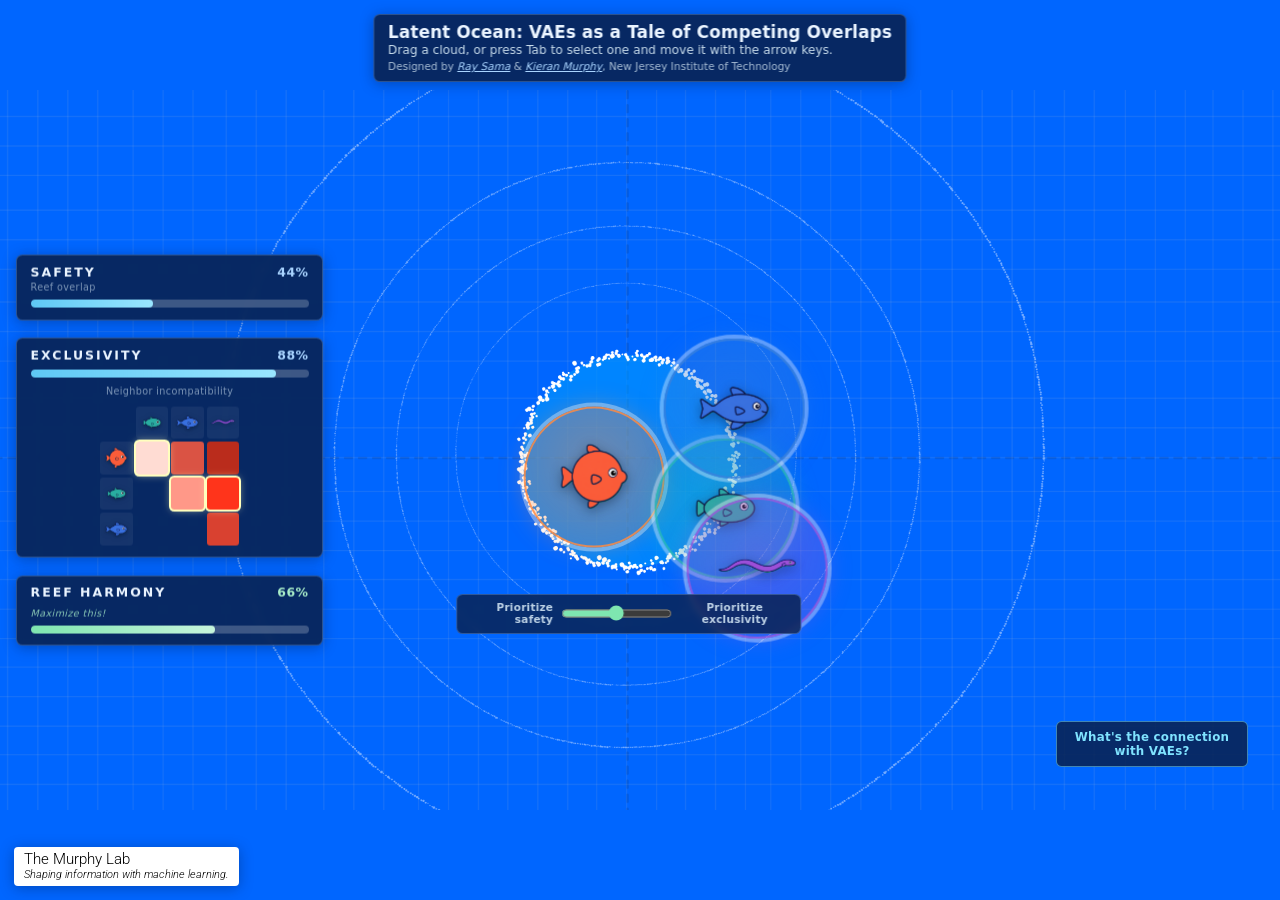
<file: index.html>
<!DOCTYPE html>
<html lang="en">
<head>
  <meta charset="UTF-8">
  <meta name="viewport" content="width=device-width, initial-scale=1.0, viewport-fit=cover">
  <title>Latent Ocean</title>
  <!--
    Roboto Light (300) and Light Italic, for the Murphy Lab lockup only. This is
    the project's one external request; everything else is self-contained. The
    CSS falls back to a comparable sans if it does not load.
  -->
  <link rel="preconnect" href="https://fonts.googleapis.com">
  <link rel="preconnect" href="https://fonts.gstatic.com" crossorigin>
  <link
    href="https://fonts.googleapis.com/css2?family=Roboto:ital,wght@0,300;1,300&display=swap"
    rel="stylesheet"
  >
  <link rel="stylesheet" href="style.css">
</head>
<body>
  <main id="ocean-scene">
    <!--
      Three measurement panels down the left edge.

      Safety (Reef Overlap)         — area of the clouds that lies inside the
                                       reef, as a fraction of total cloud area.
      Exclusivity (Neighbor         — the inverse: area of incompatible
        Incompatibility)              cloud-to-cloud overlap, as a fraction of
                                       the worst case for these cloud sizes.
      Reef Harmony                  — a weighted combination of the two above,
                                       weighted by the Reef Penalty slider.

      All three are area-based and continuous — see METRIC 1/2/3 in app.js.
      Reef Harmony is a designed educational score, not the loss function of
      a trained VAE — see the "Training loss" term in Reveal Mode for how it
      maps onto that idea.
    -->
    <div id="hud" role="group" aria-label="Latent space measurements">
      <section class="hud-panel" id="reef-overlap-panel">
        <div class="hud-panel-head">
          <h2 class="hud-label" id="reef-overlap-label">
            Safety
            <span class="hud-label-sub">Reef overlap</span>
          </h2>
          <p class="hud-value" id="reef-overlap-value">0%</p>
        </div>
        <div
          class="hud-bar"
          id="reef-overlap-bar"
          role="progressbar"
          aria-labelledby="reef-overlap-label"
          aria-valuemin="0"
          aria-valuemax="100"
          aria-valuenow="0"
          aria-valuetext="0 percent"
        >
          <div class="hud-bar-fill" id="reef-overlap-fill"></div>
        </div>
      </section>

      <section class="hud-panel" id="compatibility-panel">
        <div class="hud-panel-head">
          <h2 class="hud-label" id="compatibility-label">Exclusivity</h2>
          <p class="hud-value" id="compatibility-value">100%</p>
        </div>
        <div
          class="hud-bar"
          id="compatibility-bar"
          role="progressbar"
          aria-labelledby="compatibility-label"
          aria-describedby="incompatibility-heatmap-label"
          aria-valuemin="0"
          aria-valuemax="100"
          aria-valuenow="100"
          aria-valuetext="100 percent"
        >
          <div class="hud-bar-fill" id="compatibility-fill"></div>
        </div>

        <!--
          Breaks Exclusivity down into its six pairwise incompatibility scores
          (1 - similarity), upper-triangular since the diagonal — a fish
          against itself — is not meaningful. Built from CONFIG.clouds and
          CONFIG.similarity in app.js; a cell lights up (see .heatmap-cell.is-active
          in style.css) whenever that pair currently overlaps, i.e. whenever it
          is actually contributing to Exclusivity right now.
        -->
        <p class="hud-label-sub heatmap-label" id="incompatibility-heatmap-label">Neighbor incompatibility</p>
        <div class="heatmap-grid" id="incompatibility-heatmap"></div>
      </section>

      <section class="hud-panel hud-panel--score" id="configuration-panel">
        <div class="hud-panel-head">
          <h2 class="hud-label" id="configuration-label">Reef Harmony</h2>
          <p class="hud-value" id="configuration-value">0%</p>
        </div>
        <p class="hud-label-sub hud-prompt">Maximize this!</p>
        <div
          class="hud-bar"
          id="configuration-bar"
          role="progressbar"
          aria-labelledby="configuration-label"
          aria-describedby="configuration-description"
          aria-valuemin="0"
          aria-valuemax="100"
          aria-valuenow="0"
          aria-valuetext="0 percent"
        >
          <div class="hud-bar-fill" id="configuration-fill"></div>
        </div>
        <p id="configuration-description" class="visually-hidden">
          A designed educational score for the whole arrangement. It is a
          weighted average of the Safety and Exclusivity measurements above,
          weighted by the Reef Penalty slider. It is not the loss function of
          a trained model.
        </p>
      </section>
    </div>

    <aside id="status-panel">
      <div class="status-line">
        <div class="status-text">
          <h1>Latent Ocean: VAEs as a Tale of Competing Overlaps</h1>

          <p class="hint">Drag a cloud, or press Tab to select one and move it with the arrow keys.</p>

          <p class="credit">
            Designed by
            <a href="https://linkedin.com/in/raysama" target="_blank" rel="noopener noreferrer"><em>Ray Sama</em></a>
            &amp; <a href="https://kieranamurphy.com/" target="_blank" rel="noopener noreferrer"><em>Kieran Murphy</em></a>, New Jersey Institute of Technology
          </p>
        </div>
      </div>
    </aside>

    <!--
      #latent-world holds the natural aspect ratio of ocean-background.png.
      It letterboxes rather than crops, so the reef and every distance ring
      stay visible at any window size. All cloud elements are positioned as
      percentages of this box, which keeps their designed placement identical
      across screens.
    -->
    <div id="latent-world">
      <img
        class="ocean-background"
        src="assets/ocean-background.png"
        alt="A two-dimensional ocean space with a central reef surrounded by concentric distance rings"
      >
      <!-- .latent-cloud elements are built from CONFIG in app.js -->

      <!--
        Reef Penalty sits just below the reef, clear of its lower edge so a
        cloud can still be dragged onto the reef centre. It lives inside the
        world so it tracks the artwork when the window resizes.

        It is a user-controlled judging weight only. It never moves a cloud,
        alters the reef, changes the other two metrics, or simulates training.
      -->
      <div id="reef-penalty" class="reef-penalty">
        <div class="reef-penalty-row">
          <span class="reef-penalty-end">Prioritize safety</span>
          <input
            type="range"
            id="reef-penalty-input"
            min="0"
            max="1"
            step="0.01"
            value="0.50"
            aria-label="Reef Penalty"
            aria-describedby="reef-penalty-description"
          >
          <span class="reef-penalty-end">Prioritize exclusivity</span>
        </div>
        <p id="reef-penalty-description" class="visually-hidden">
          Controls how strongly incompatible cloud overlap reduces the Reef
          Harmony Score, from 0 (prioritizing safety, reef overlap alone) to 1
          (prioritizing exclusivity, fully penalizing incompatible overlap).
          It does not move the clouds or change the other measurements.
        </p>
      </div>

      <button
        type="button"
        id="reveal-model"
        class="reveal-model"
        aria-expanded="false"
        aria-controls="reveal-panel"
      >
        What's the connection with VAEs?
      </button>
    </div>

    <!-- Referenced by every cloud via aria-describedby. -->
    <p id="cloud-keyboard-help" class="visually-hidden">
      Press the arrow keys to move this cloud through the latent space. Hold Shift
      with an arrow key to move further in one step. The Safety and Exclusivity
      measurements update as it moves.
    </p>

    <!--
      REVEAL MODE

      A single panel showing the beta-VAE loss as a competition between two
      overlaps. Deliberately not a focus-trapping dialog: the clouds must stay
      reachable and draggable while it is open, which a trap would prevent.
      The #reveal-model button is a toggle — it opens and closes the panel,
      relabeling itself between the two states — and Escape also closes it,
      returning focus to the button either way.

      Hovering or focusing a term in the formula highlights what it
      corresponds to elsewhere on screen, driven by body.hover-harmony /
      .hover-reconstruction / .hover-kl / .hover-beta in style.css:

        Training loss term   -> the Reef Harmony panel
        reconstruction term  -> the Exclusivity panel + any cloud circles
                                overlapping each other
        KL term               -> the Safety panel + any cloud circles
                                overlapping the reef
        beta                  -> the Reef Penalty control
    -->
    <section
      id="reveal-panel"
      class="reveal-panel"
      aria-labelledby="reveal-heading"
      hidden
    >
      <h2 id="reveal-heading" class="reveal-heading" tabindex="-1">
        VAEs: A tale of two overlaps
      </h2>

      <p class="reveal-body">
        Training a VAE balances two competing overlaps: how well a decoded
        image reconstructs the original, and how closely each encoded
        distribution overlaps the prior. Beta decides how much the second
        overlap is allowed to cost the first.
      </p>

      <p class="reveal-formula">
        <span class="loss-term" id="term-harmony" tabindex="0">
          Training loss
        </span>
        <span class="loss-op" aria-hidden="true">=</span>
        <span class="loss-term" id="term-reconstruction" tabindex="0">
          Reconstruction loss
        </span>
        <span class="loss-op" aria-hidden="true">+</span>
        <span class="loss-term" id="term-beta" tabindex="0">
          <span class="beta-glyph" aria-hidden="true">&beta;</span>
          <span class="visually-hidden">beta</span>
        </span>
        <span class="loss-op" aria-hidden="true">&middot;</span>
        <span class="loss-term" id="term-kl" tabindex="0">
          <em>D</em><sub>KL</sub>(<em>q</em><sub>&phi;</sub>(<em>z</em>|<em>x</em>)
          &#8214; <em>p</em>(<em>z</em>))
        </span>
      </p>

      <!--
        All four paragraphs occupy the same grid cell (see .reveal-explain in
        style.css), stacked and swapped by opacity/visibility rather than by
        toggling display. The cell's height is therefore always the tallest
        of the four and never changes as the hovered term changes — display
        toggling here previously let the panel resize and recentre itself
        on hover, which shifted the term the pointer was over and caused
        hover/focus to flicker or need a couple of tries to register.
      -->
      <div class="reveal-explain-list">
        <p class="reveal-explain" data-term="default">
          Hover or focus a term above to see what it corresponds to in the scene.
        </p>
        <p class="reveal-explain" data-term="reconstruction">
          <strong>Reconstruction loss.</strong> Representation overlap is
          where information is lost, and reconstruction errors are forced.
          The hit is worse for more dissimilar inputs than it is for more
          similar ones.
        </p>
        <p class="reveal-explain" data-term="kl">
          <strong>KL divergence.</strong> The KL divergence term pushes all
          representations to match the prior distribution <em>p</em>(<em>z</em>),
          here shown as the reef.
        </p>
        <p class="reveal-explain" data-term="beta">
          <strong><span class="beta-glyph" aria-hidden="true">&beta;</span><span class="visually-hidden">Beta</span>.</strong>
          The coefficient &beta; sets the prioritization and has two intuitive
          extremes: prioritize information restriction, where all
          representations become the prior and therefore the same, and
          information transmission, where all representations are completely
          separated and therefore distinct.
        </p>
      </div>
    </section>

    <noscript>
      <p class="noscript-message">
        This interactive prototype needs JavaScript enabled. The ocean above is a
        simplified two-dimensional latent space; with JavaScript on, four draggable
        translucent circles appear, each representing the latent distribution of a
        single fish image.
      </p>
    </noscript>
  </main>

  <!--
    The lab lockup keeps the site's own colours: black on white. It lives
    outside #status-panel (and its transform) so "position: fixed" below
    anchors to the viewport corner rather than to the title bar.
  -->
  <a
    class="lab-link"
    href="https://kieranamurphy.com/"
    target="_blank"
    rel="noopener noreferrer"
  >
    <!--
      The lab name is an attribution lockup, not a heading of this tutorial,
      so it is a <p> rather than an <h1>. The class and the rendered
      appearance are unchanged.
    -->
    <header class="lab-header">
      <p class="post-title">The Murphy Lab</p>
      <p class="desc">
        <em>Shaping information with machine learning.</em>
      </p>
    </header>
  </a>

  <script src="app.js"></script>
</body>
</html>
</file>
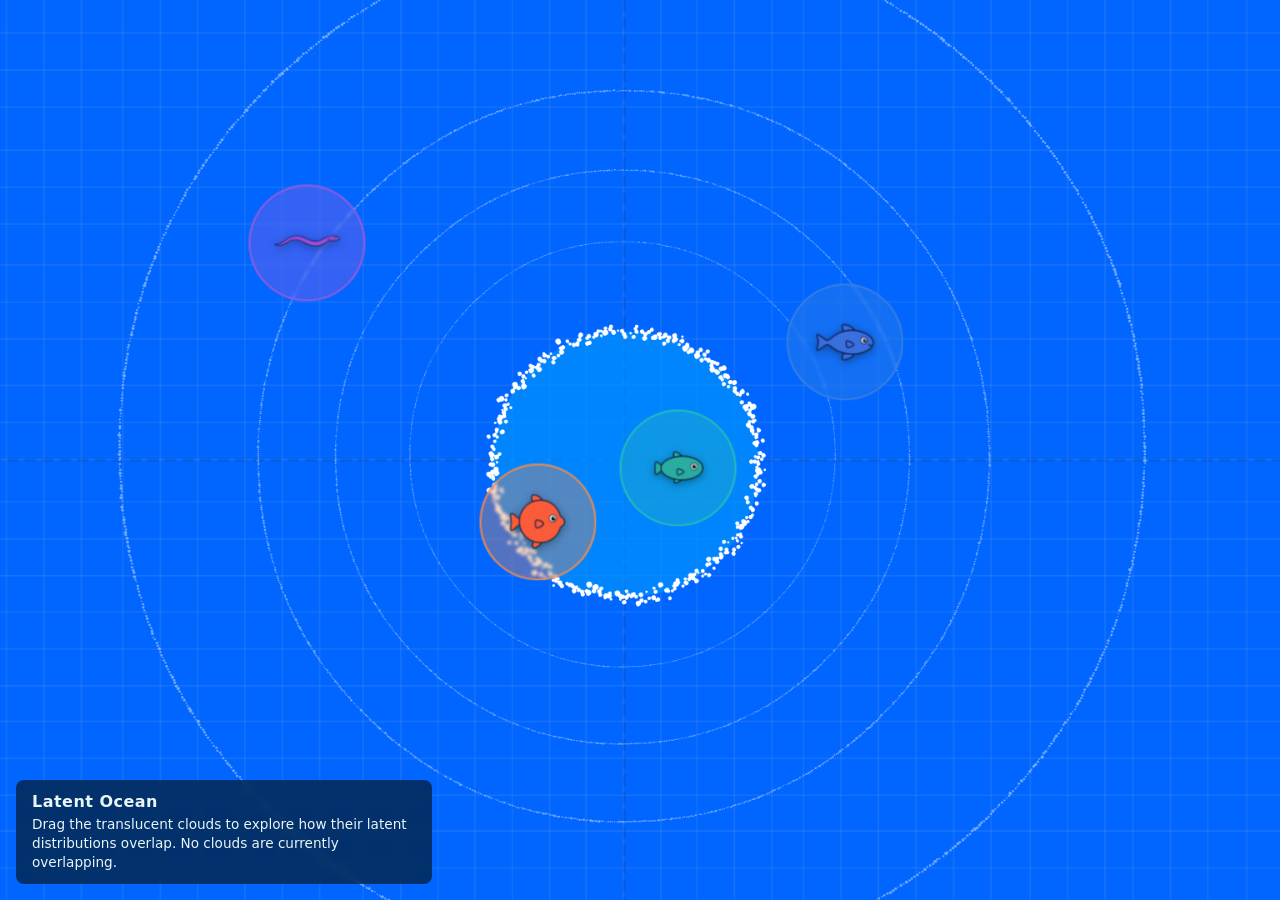
<file: stages/stage-01-scene-and-clouds/index.html>
<!DOCTYPE html>
<html lang="en">
<head>
  <meta charset="UTF-8">
  <meta name="viewport" content="width=device-width, initial-scale=1.0">
  <title>Latent Ocean</title>
  <link rel="stylesheet" href="style.css">
</head>
<body>
  <main id="ocean-scene">
    <img
      class="ocean-background"
      src="../../assets/ocean-background.png"
      alt="An ocean scene with a central reef surrounded by concentric distance rings"
    >

    <div class="latent-cloud cloud--orange" id="cloud-round-orange" data-name="Round Orange Fish" style="--x: 42%; --y: 58%;">
      <div class="cloud-region"></div>
      <img class="cloud-fish" src="../../assets/fish-round-orange.png" alt="Round orange fish" draggable="false">
    </div>

    <div class="latent-cloud cloud--teal" id="cloud-oval-teal" data-name="Oval Teal Fish" style="--x: 53%; --y: 52%;">
      <div class="cloud-region"></div>
      <img class="cloud-fish" src="../../assets/fish-oval-teal.png" alt="Oval teal fish" draggable="false">
    </div>

    <div class="latent-cloud cloud--blue" id="cloud-narrow-blue" data-name="Narrow Blue Fish" style="--x: 66%; --y: 38%;">
      <div class="cloud-region"></div>
      <img class="cloud-fish" src="../../assets/fish-narrow-blue.png" alt="Narrow blue fish" draggable="false">
    </div>

    <div class="latent-cloud cloud--purple" id="cloud-eel-purple" data-name="Purple Eel" style="--x: 24%; --y: 27%;">
      <div class="cloud-region"></div>
      <img class="cloud-fish" src="../../assets/fish-eel-purple.png" alt="Long purple eel" draggable="false">
    </div>

    <aside id="status-panel" aria-live="polite">
      <h1>Latent Ocean</h1>
      <p id="overlap-readout">Drag the translucent clouds to explore how their latent distributions overlap.</p>
    </aside>
  </main>

  <script src="app.js"></script>
</body>
</html>
</file>
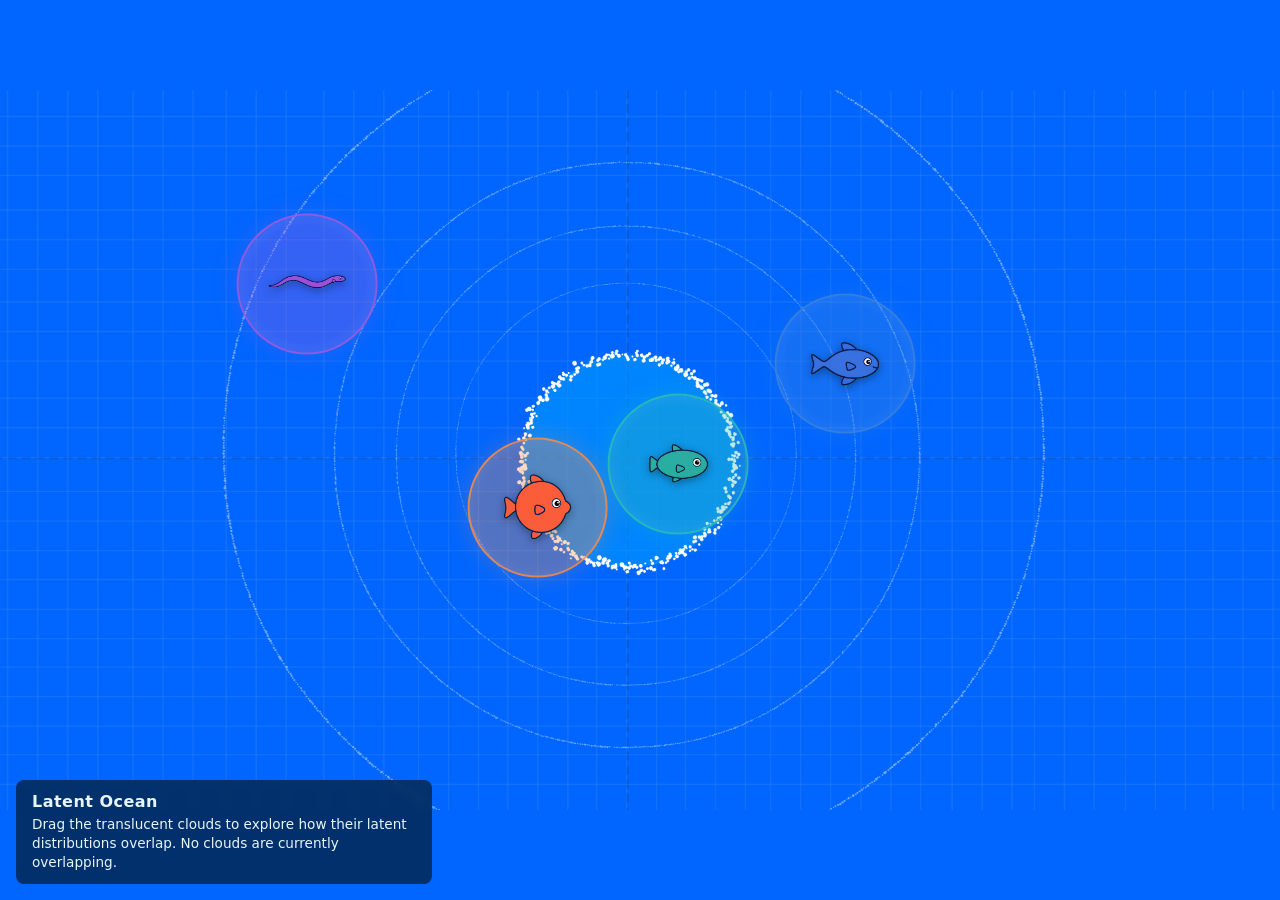
<file: stages/stage-02-responsive-world/index.html>
<!DOCTYPE html>
<html lang="en">
<head>
  <meta charset="UTF-8">
  <meta name="viewport" content="width=device-width, initial-scale=1.0, viewport-fit=cover">
  <title>Latent Ocean</title>
  <link rel="stylesheet" href="style.css">
</head>
<body>
  <main id="ocean-scene">
    <!--
      #latent-world holds the natural aspect ratio of ocean-background.png.
      It letterboxes rather than crops, so the reef and every distance ring
      stay visible at any window size. All cloud elements are positioned as
      percentages of this box, which keeps their designed placement identical
      across screens.
    -->
    <div id="latent-world">
      <img
        class="ocean-background"
        src="../../assets/ocean-background.png"
        alt="A two-dimensional ocean space with a central reef surrounded by concentric distance rings"
      >
      <!-- .latent-cloud elements are built from CONFIG in app.js -->
    </div>

    <aside id="status-panel" aria-live="polite">
      <h1>Latent Ocean</h1>
      <p id="overlap-readout">Drag the translucent clouds to explore how their latent distributions overlap.</p>
    </aside>

    <noscript>
      <p class="noscript-message">
        This interactive prototype needs JavaScript enabled. The ocean above is a
        simplified two-dimensional latent space; with JavaScript on, four draggable
        translucent circles appear, each representing the latent distribution of a
        single fish image.
      </p>
    </noscript>
  </main>

  <script src="app.js"></script>
</body>
</html>
</file>
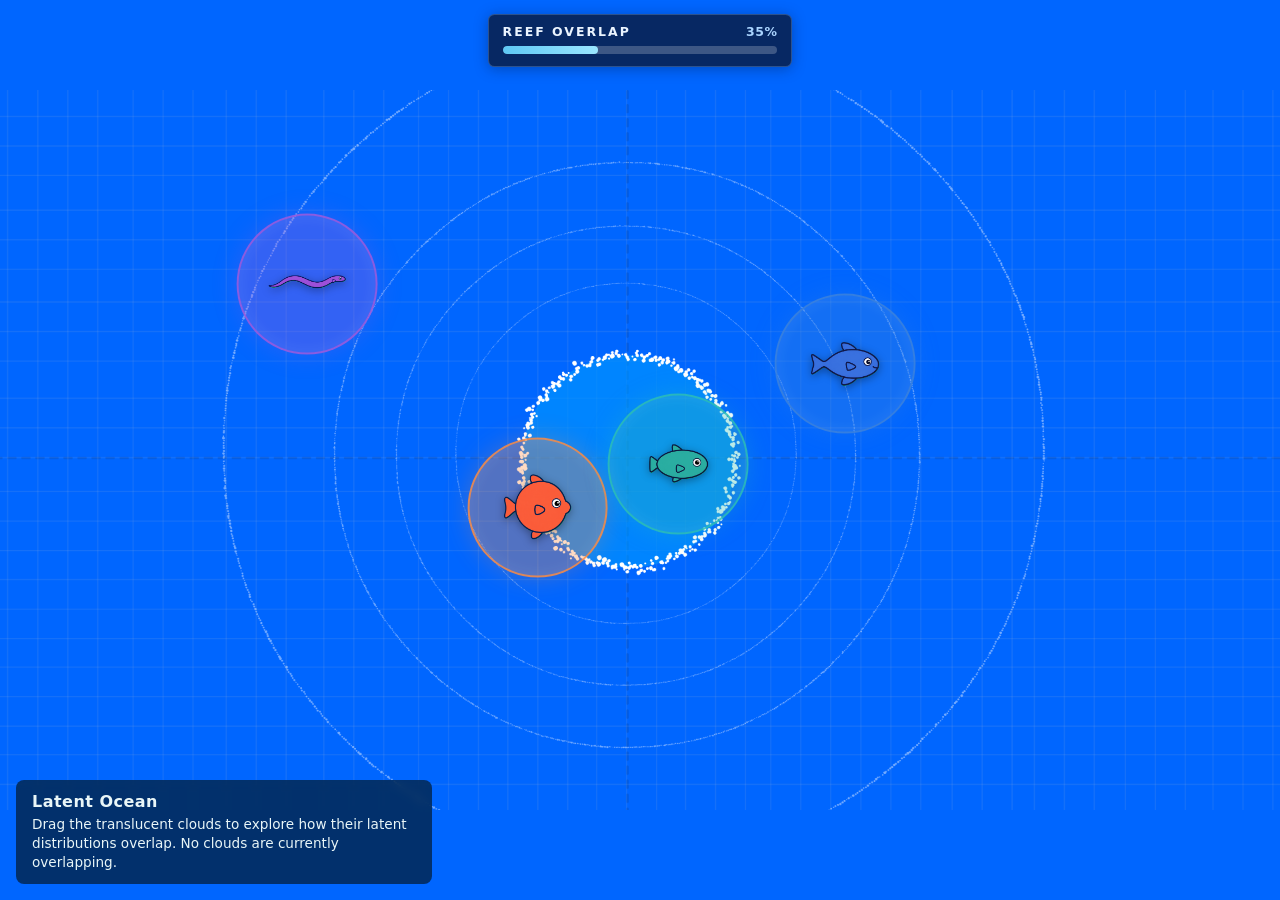
<file: stages/stage-04-reef-overlap/index.html>
<!DOCTYPE html>
<html lang="en">
<head>
  <meta charset="UTF-8">
  <meta name="viewport" content="width=device-width, initial-scale=1.0, viewport-fit=cover">
  <title>Latent Ocean</title>
  <link rel="stylesheet" href="style.css">
</head>
<body>
  <main id="ocean-scene">
    <!--
      Screen-fixed measurement panels. Reef Overlap measures position relative
      to the reef. Neighbour Compatibility, arriving in Stage 05, measures the
      shape similarity of distributions that overlap each other. The two
      meanings are kept deliberately separate.
    -->
    <div id="hud" role="group" aria-label="Latent space measurements">
      <section class="hud-panel">
        <div class="hud-panel-head">
          <h2 class="hud-label" id="reef-overlap-label">Reef Overlap</h2>
          <p class="hud-value" id="reef-overlap-value">0%</p>
        </div>
        <div
          class="hud-bar"
          id="reef-overlap-bar"
          role="progressbar"
          aria-labelledby="reef-overlap-label"
          aria-valuemin="0"
          aria-valuemax="100"
          aria-valuenow="0"
          aria-valuetext="0 percent"
        >
          <div class="hud-bar-fill" id="reef-overlap-fill"></div>
        </div>
      </section>
    </div>

    <!--
      #latent-world holds the natural aspect ratio of ocean-background.png.
      It letterboxes rather than crops, so the reef and every distance ring
      stay visible at any window size. All cloud elements are positioned as
      percentages of this box, which keeps their designed placement identical
      across screens.
    -->
    <div id="latent-world">
      <img
        class="ocean-background"
        src="../../assets/ocean-background.png"
        alt="A two-dimensional ocean space with a central reef surrounded by concentric distance rings"
      >
      <!-- .latent-cloud elements are built from CONFIG in app.js -->
    </div>

    <aside id="status-panel" aria-live="polite">
      <h1>Latent Ocean</h1>
      <p id="overlap-readout">Drag the translucent clouds to explore how their latent distributions overlap.</p>
    </aside>

    <noscript>
      <p class="noscript-message">
        This interactive prototype needs JavaScript enabled. The ocean above is a
        simplified two-dimensional latent space; with JavaScript on, four draggable
        translucent circles appear, each representing the latent distribution of a
        single fish image.
      </p>
    </noscript>
  </main>

  <script src="app.js"></script>
</body>
</html>
</file>
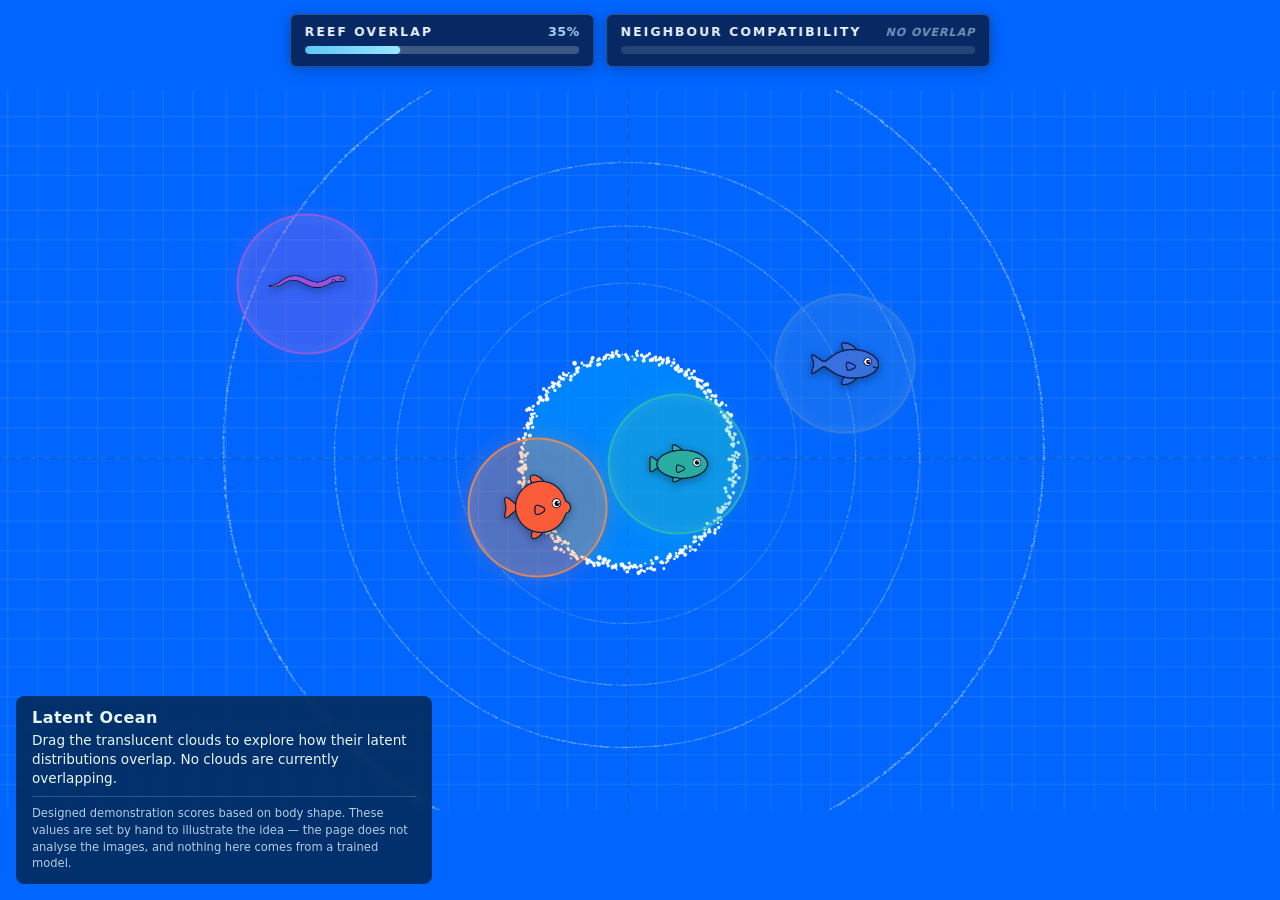
<file: stages/stage-05-neighbour-compatibility/index.html>
<!DOCTYPE html>
<html lang="en">
<head>
  <meta charset="UTF-8">
  <meta name="viewport" content="width=device-width, initial-scale=1.0, viewport-fit=cover">
  <title>Latent Ocean</title>
  <link rel="stylesheet" href="style.css">
</head>
<body>
  <main id="ocean-scene">
    <!--
      Screen-fixed measurement panels. Reef Overlap measures position relative
      to the reef. Neighbour Compatibility, arriving in Stage 05, measures the
      shape similarity of distributions that overlap each other. The two
      meanings are kept deliberately separate.
    -->
    <div id="hud" role="group" aria-label="Latent space measurements">
      <section class="hud-panel">
        <div class="hud-panel-head">
          <h2 class="hud-label" id="reef-overlap-label">Reef Overlap</h2>
          <p class="hud-value" id="reef-overlap-value">0%</p>
        </div>
        <div
          class="hud-bar"
          id="reef-overlap-bar"
          role="progressbar"
          aria-labelledby="reef-overlap-label"
          aria-valuemin="0"
          aria-valuemax="100"
          aria-valuenow="0"
          aria-valuetext="0 percent"
        >
          <div class="hud-bar-fill" id="reef-overlap-fill"></div>
        </div>
      </section>

      <section class="hud-panel is-unevaluated" id="compatibility-panel">
        <div class="hud-panel-head">
          <h2 class="hud-label" id="compatibility-label">Neighbour Compatibility</h2>
          <p class="hud-value" id="compatibility-value">No overlap</p>
        </div>
        <div
          class="hud-bar"
          id="compatibility-bar"
          role="progressbar"
          aria-labelledby="compatibility-label"
          aria-valuemin="0"
          aria-valuemax="100"
          aria-valuetext="No overlap"
        >
          <div class="hud-bar-fill" id="compatibility-fill"></div>
        </div>
      </section>
    </div>

    <!--
      #latent-world holds the natural aspect ratio of ocean-background.png.
      It letterboxes rather than crops, so the reef and every distance ring
      stay visible at any window size. All cloud elements are positioned as
      percentages of this box, which keeps their designed placement identical
      across screens.
    -->
    <div id="latent-world">
      <img
        class="ocean-background"
        src="../../assets/ocean-background.png"
        alt="A two-dimensional ocean space with a central reef surrounded by concentric distance rings"
      >
      <!-- .latent-cloud elements are built from CONFIG in app.js -->
    </div>

    <aside id="status-panel">
      <h1>Latent Ocean</h1>
      <p id="overlap-readout" aria-live="polite">Drag the translucent clouds to explore how their latent distributions overlap.</p>
      <p class="disclosure">
        Designed demonstration scores based on body shape. These values are set by
        hand to illustrate the idea — the page does not analyse the images, and
        nothing here comes from a trained model.
      </p>
    </aside>

    <noscript>
      <p class="noscript-message">
        This interactive prototype needs JavaScript enabled. The ocean above is a
        simplified two-dimensional latent space; with JavaScript on, four draggable
        translucent circles appear, each representing the latent distribution of a
        single fish image.
      </p>
    </noscript>
  </main>

  <script src="app.js"></script>
</body>
</html>
</file>
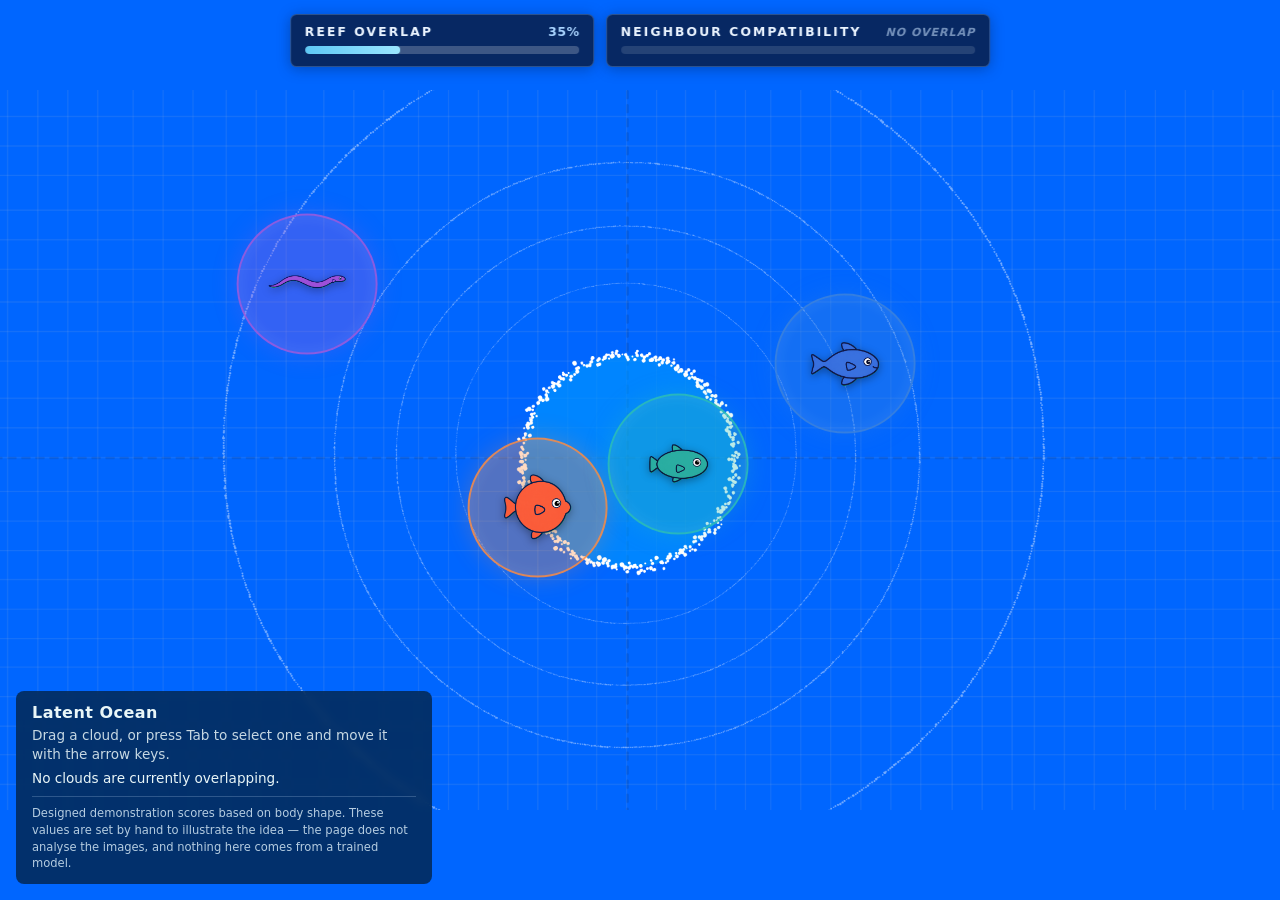
<file: stages/stage-06-keyboard-accessibility/index.html>
<!DOCTYPE html>
<html lang="en">
<head>
  <meta charset="UTF-8">
  <meta name="viewport" content="width=device-width, initial-scale=1.0, viewport-fit=cover">
  <title>Latent Ocean</title>
  <link rel="stylesheet" href="style.css">
</head>
<body>
  <main id="ocean-scene">
    <!--
      Screen-fixed measurement panels. Reef Overlap measures position relative
      to the reef. Neighbour Compatibility, arriving in Stage 05, measures the
      shape similarity of distributions that overlap each other. The two
      meanings are kept deliberately separate.
    -->
    <div id="hud" role="group" aria-label="Latent space measurements">
      <section class="hud-panel">
        <div class="hud-panel-head">
          <h2 class="hud-label" id="reef-overlap-label">Reef Overlap</h2>
          <p class="hud-value" id="reef-overlap-value">0%</p>
        </div>
        <div
          class="hud-bar"
          id="reef-overlap-bar"
          role="progressbar"
          aria-labelledby="reef-overlap-label"
          aria-valuemin="0"
          aria-valuemax="100"
          aria-valuenow="0"
          aria-valuetext="0 percent"
        >
          <div class="hud-bar-fill" id="reef-overlap-fill"></div>
        </div>
      </section>

      <section class="hud-panel is-unevaluated" id="compatibility-panel">
        <div class="hud-panel-head">
          <h2 class="hud-label" id="compatibility-label">Neighbour Compatibility</h2>
          <p class="hud-value" id="compatibility-value">No overlap</p>
        </div>
        <div
          class="hud-bar"
          id="compatibility-bar"
          role="progressbar"
          aria-labelledby="compatibility-label"
          aria-valuemin="0"
          aria-valuemax="100"
          aria-valuetext="No overlap"
        >
          <div class="hud-bar-fill" id="compatibility-fill"></div>
        </div>
      </section>
    </div>

    <!--
      #latent-world holds the natural aspect ratio of ocean-background.png.
      It letterboxes rather than crops, so the reef and every distance ring
      stay visible at any window size. All cloud elements are positioned as
      percentages of this box, which keeps their designed placement identical
      across screens.
    -->
    <div id="latent-world">
      <img
        class="ocean-background"
        src="../../assets/ocean-background.png"
        alt="A two-dimensional ocean space with a central reef surrounded by concentric distance rings"
      >
      <!-- .latent-cloud elements are built from CONFIG in app.js -->
    </div>

    <!-- Referenced by every cloud via aria-describedby. -->
    <p id="cloud-keyboard-help" class="visually-hidden">
      Press the arrow keys to move this cloud through the latent space. Hold Shift
      with an arrow key to move further in one step. The Reef Overlap and Neighbour
      Compatibility measurements update as it moves.
    </p>

    <aside id="status-panel">
      <h1>Latent Ocean</h1>
      <p class="hint">Drag a cloud, or press Tab to select one and move it with the arrow keys.</p>
      <p id="overlap-readout" aria-live="polite">No clouds are currently overlapping.</p>
      <p class="disclosure">
        Designed demonstration scores based on body shape. These values are set by
        hand to illustrate the idea — the page does not analyse the images, and
        nothing here comes from a trained model.
      </p>
    </aside>

    <noscript>
      <p class="noscript-message">
        This interactive prototype needs JavaScript enabled. The ocean above is a
        simplified two-dimensional latent space; with JavaScript on, four draggable
        translucent circles appear, each representing the latent distribution of a
        single fish image.
      </p>
    </noscript>
  </main>

  <script src="app.js"></script>
</body>
</html>
</file>
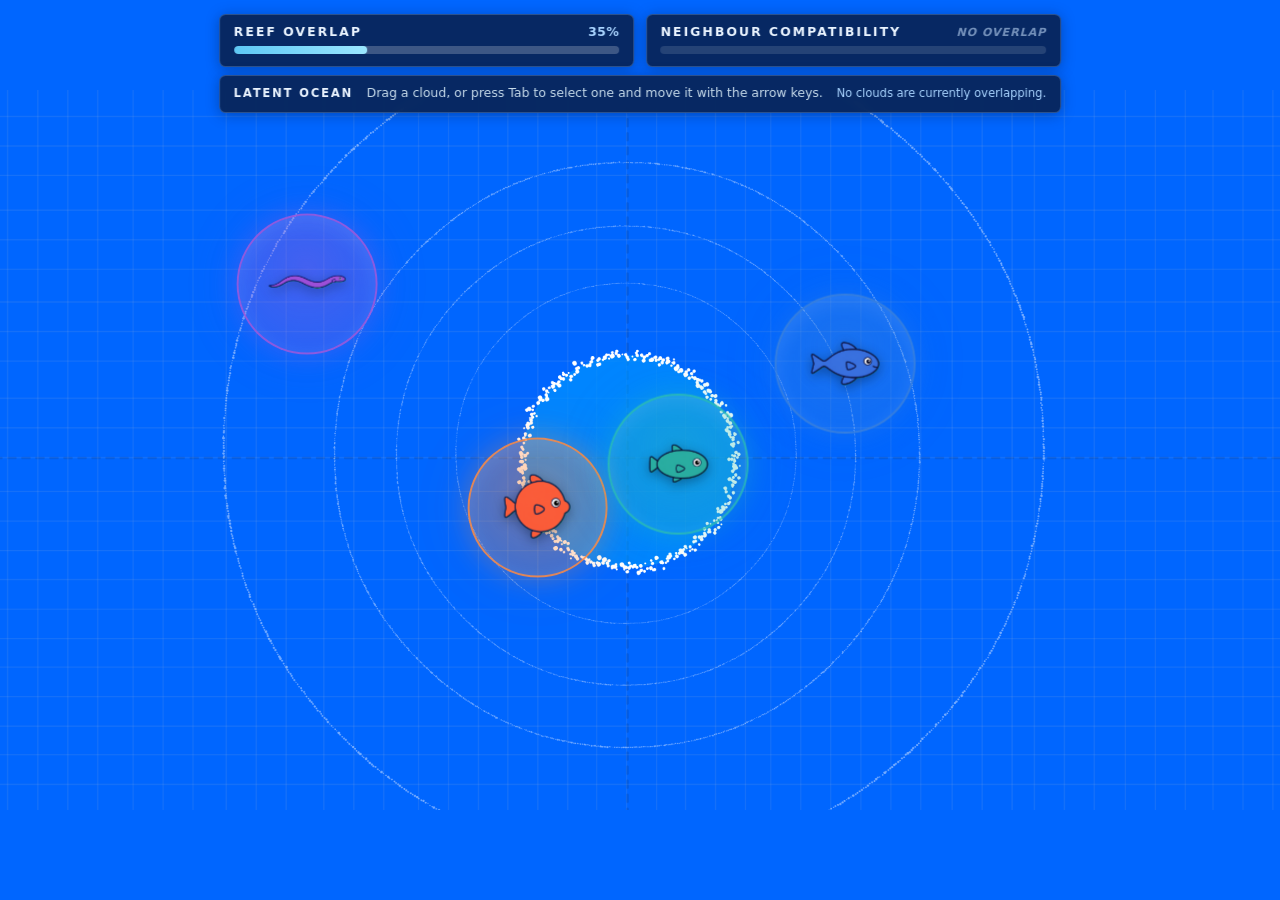
<file: stages/stage-08-explainer-reposition/index.html>
<!DOCTYPE html>
<html lang="en">
<head>
  <meta charset="UTF-8">
  <meta name="viewport" content="width=device-width, initial-scale=1.0, viewport-fit=cover">
  <title>Latent Ocean</title>
  <link rel="stylesheet" href="style.css">
</head>
<body>
  <main id="ocean-scene">
    <!--
      Screen-fixed panel stack along the top: the two measurement panels, with
      the explainer directly beneath them.

      Reef Overlap measures position relative to the reef. Neighbour
      Compatibility measures the shape similarity of distributions that overlap
      each other. The two meanings are kept deliberately separate.
    -->
    <div id="hud-stack">
    <div id="hud" role="group" aria-label="Latent space measurements">
      <section class="hud-panel">
        <div class="hud-panel-head">
          <h2 class="hud-label" id="reef-overlap-label">Reef Overlap</h2>
          <p class="hud-value" id="reef-overlap-value">0%</p>
        </div>
        <div
          class="hud-bar"
          id="reef-overlap-bar"
          role="progressbar"
          aria-labelledby="reef-overlap-label"
          aria-valuemin="0"
          aria-valuemax="100"
          aria-valuenow="0"
          aria-valuetext="0 percent"
        >
          <div class="hud-bar-fill" id="reef-overlap-fill"></div>
        </div>
      </section>

      <section class="hud-panel is-unevaluated" id="compatibility-panel">
        <div class="hud-panel-head">
          <h2 class="hud-label" id="compatibility-label">Neighbour Compatibility</h2>
          <p class="hud-value" id="compatibility-value">No overlap</p>
        </div>
        <div
          class="hud-bar"
          id="compatibility-bar"
          role="progressbar"
          aria-labelledby="compatibility-label"
          aria-valuemin="0"
          aria-valuemax="100"
          aria-valuetext="No overlap"
        >
          <div class="hud-bar-fill" id="compatibility-fill"></div>
        </div>
      </section>
      </div>

      <aside id="status-panel">
        <div class="status-line">
          <h1>Latent Ocean</h1>
          <p class="hint">Drag a cloud, or press Tab to select one and move it with the arrow keys.</p>
          <p id="overlap-readout" aria-live="polite">No clouds are currently overlapping.</p>
        </div>
      </aside>
    </div>

    <!--
      #latent-world holds the natural aspect ratio of ocean-background.png.
      It letterboxes rather than crops, so the reef and every distance ring
      stay visible at any window size. All cloud elements are positioned as
      percentages of this box, which keeps their designed placement identical
      across screens.
    -->
    <div id="latent-world">
      <img
        class="ocean-background"
        src="../../assets/ocean-background.png"
        alt="A two-dimensional ocean space with a central reef surrounded by concentric distance rings"
      >
      <!-- .latent-cloud elements are built from CONFIG in app.js -->
    </div>

    <!-- Referenced by every cloud via aria-describedby. -->
    <p id="cloud-keyboard-help" class="visually-hidden">
      Press the arrow keys to move this cloud through the latent space. Hold Shift
      with an arrow key to move further in one step. The Reef Overlap and Neighbour
      Compatibility measurements update as it moves.
    </p>

    <noscript>
      <p class="noscript-message">
        This interactive prototype needs JavaScript enabled. The ocean above is a
        simplified two-dimensional latent space; with JavaScript on, four draggable
        translucent circles appear, each representing the latent distribution of a
        single fish image.
      </p>
    </noscript>
  </main>

  <script src="app.js"></script>
</body>
</html>
</file>
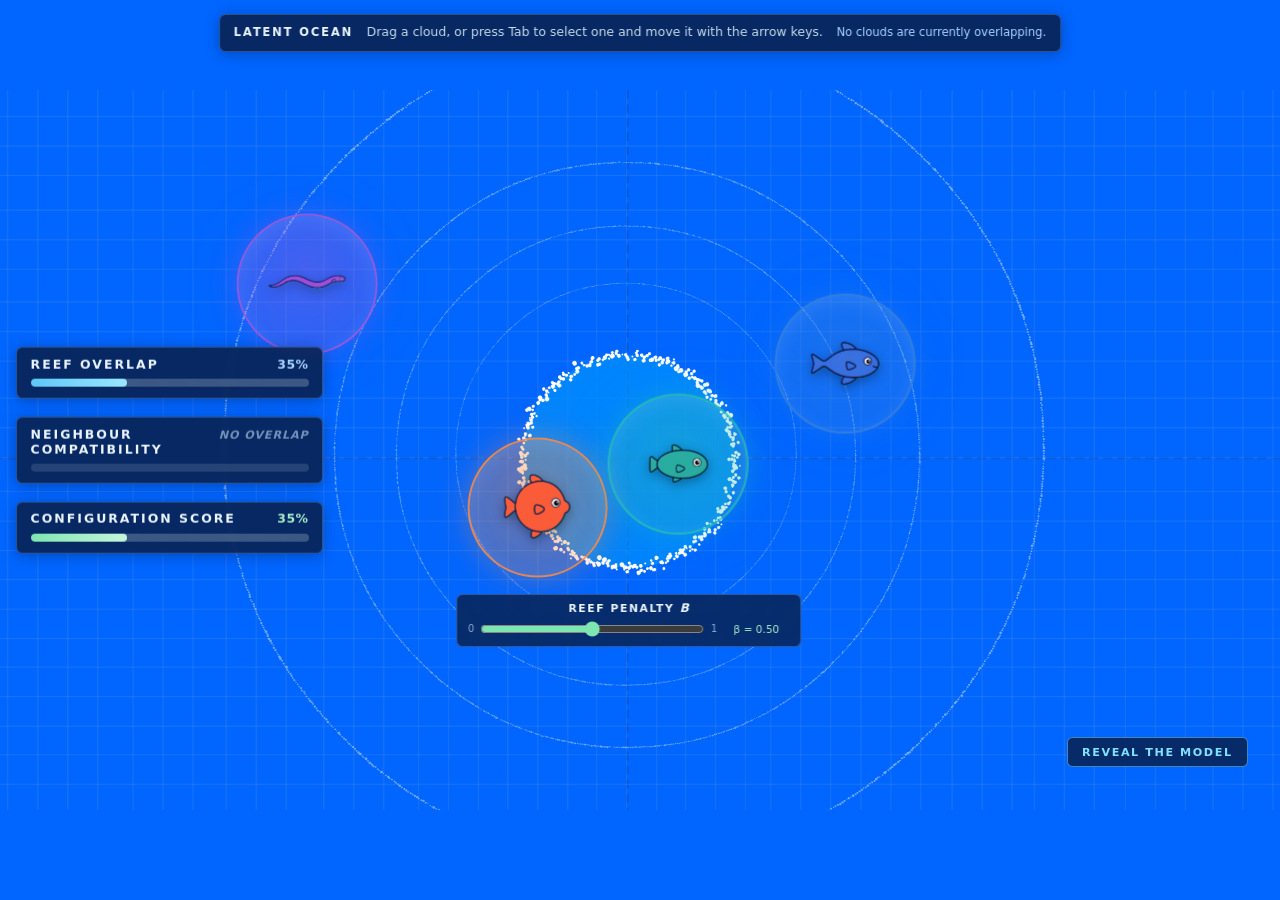
<file: stages/stage-09-configuration-score/index.html>
<!DOCTYPE html>
<html lang="en">
<head>
  <meta charset="UTF-8">
  <meta name="viewport" content="width=device-width, initial-scale=1.0, viewport-fit=cover">
  <title>Latent Ocean</title>
  <link rel="stylesheet" href="style.css">
</head>
<body>
  <main id="ocean-scene">
    <!--
      Three measurement panels down the left edge.

      Reef Overlap    — position relative to the reef.
      Neighbour Compatibility — shape similarity of the clouds that overlap
                        each other. Not a second measure of how much.
      Configuration Score — judges the whole four-cloud arrangement, rewarding
                        area inside the reef and penalising incompatible
                        cloud-to-cloud overlap.

      All three meanings are kept deliberately separate. The Configuration
      Score is a designed educational score, not the loss function of a
      trained VAE.
    -->
    <div id="hud" role="group" aria-label="Latent space measurements">
      <section class="hud-panel">
        <div class="hud-panel-head">
          <h2 class="hud-label" id="reef-overlap-label">Reef Overlap</h2>
          <p class="hud-value" id="reef-overlap-value">0%</p>
        </div>
        <div
          class="hud-bar"
          id="reef-overlap-bar"
          role="progressbar"
          aria-labelledby="reef-overlap-label"
          aria-valuemin="0"
          aria-valuemax="100"
          aria-valuenow="0"
          aria-valuetext="0 percent"
        >
          <div class="hud-bar-fill" id="reef-overlap-fill"></div>
        </div>
      </section>

      <section class="hud-panel is-unevaluated" id="compatibility-panel">
        <div class="hud-panel-head">
          <h2 class="hud-label" id="compatibility-label">Neighbour Compatibility</h2>
          <p class="hud-value" id="compatibility-value">No overlap</p>
        </div>
        <div
          class="hud-bar"
          id="compatibility-bar"
          role="progressbar"
          aria-labelledby="compatibility-label"
          aria-valuemin="0"
          aria-valuemax="100"
          aria-valuetext="No overlap"
        >
          <div class="hud-bar-fill" id="compatibility-fill"></div>
        </div>
      </section>

      <section class="hud-panel hud-panel--score" id="configuration-panel">
        <div class="hud-panel-head">
          <h2 class="hud-label" id="configuration-label">Configuration Score</h2>
          <p class="hud-value" id="configuration-value">0%</p>
        </div>
        <div
          class="hud-bar"
          id="configuration-bar"
          role="progressbar"
          aria-labelledby="configuration-label"
          aria-describedby="configuration-description"
          aria-valuemin="0"
          aria-valuemax="100"
          aria-valuenow="0"
          aria-valuetext="0 percent"
        >
          <div class="hud-bar-fill" id="configuration-fill"></div>
        </div>
        <p id="configuration-description" class="visually-hidden">
          A designed educational score for the whole arrangement. It rewards cloud
          area inside the reef and reduces that reward where clouds of different
          body shapes overlap each other. It is not the loss function of a trained
          model.
        </p>
      </section>
    </div>

    <aside id="status-panel">
      <div class="status-line">
        <h1>Latent Ocean</h1>
        <p class="hint">Drag a cloud, or press Tab to select one and move it with the arrow keys.</p>
        <p id="overlap-readout" aria-live="polite">No clouds are currently overlapping.</p>
      </div>
    </aside>

    <!--
      #latent-world holds the natural aspect ratio of ocean-background.png.
      It letterboxes rather than crops, so the reef and every distance ring
      stay visible at any window size. All cloud elements are positioned as
      percentages of this box, which keeps their designed placement identical
      across screens.
    -->
    <div id="latent-world">
      <img
        class="ocean-background"
        src="../../assets/ocean-background.png"
        alt="A two-dimensional ocean space with a central reef surrounded by concentric distance rings"
      >
      <!-- .latent-cloud elements are built from CONFIG in app.js -->

      <!--
        Reef Penalty sits just below the reef, clear of its lower edge so a
        cloud can still be dragged onto the reef centre. It lives inside the
        world so it tracks the artwork when the window resizes.

        It is a user-controlled judging weight only. It never moves a cloud,
        alters the reef, changes the other two metrics, or simulates training.
      -->
      <div id="reef-penalty" class="reef-penalty">
        <label class="reef-penalty-label" for="reef-penalty-input">
          Reef Penalty <span class="beta-glyph" aria-hidden="true">&beta;</span>
        </label>
        <div class="reef-penalty-row">
          <span class="reef-penalty-end" aria-hidden="true">0</span>
          <input
            type="range"
            id="reef-penalty-input"
            min="0"
            max="1"
            step="0.01"
            value="0.50"
            aria-describedby="reef-penalty-description"
          >
          <span class="reef-penalty-end" aria-hidden="true">1</span>
          <output id="reef-penalty-value" for="reef-penalty-input">&beta; = 0.50</output>
        </div>
        <p id="reef-penalty-description" class="visually-hidden">
          Controls how strongly incompatible cloud overlap reduces the
          Configuration Score. It does not move the clouds or change the other
          measurements.
        </p>
      </div>

      <!-- Placeholder only. What it reveals is not designed yet. -->
      <button type="button" id="reveal-model" class="reveal-model">
        Reveal the Model
      </button>
    </div>

    <!-- Referenced by every cloud via aria-describedby. -->
    <p id="cloud-keyboard-help" class="visually-hidden">
      Press the arrow keys to move this cloud through the latent space. Hold Shift
      with an arrow key to move further in one step. The Reef Overlap and Neighbour
      Compatibility measurements update as it moves.
    </p>

    <noscript>
      <p class="noscript-message">
        This interactive prototype needs JavaScript enabled. The ocean above is a
        simplified two-dimensional latent space; with JavaScript on, four draggable
        translucent circles appear, each representing the latent distribution of a
        single fish image.
      </p>
    </noscript>
  </main>

  <script src="app.js"></script>
</body>
</html>
</file>
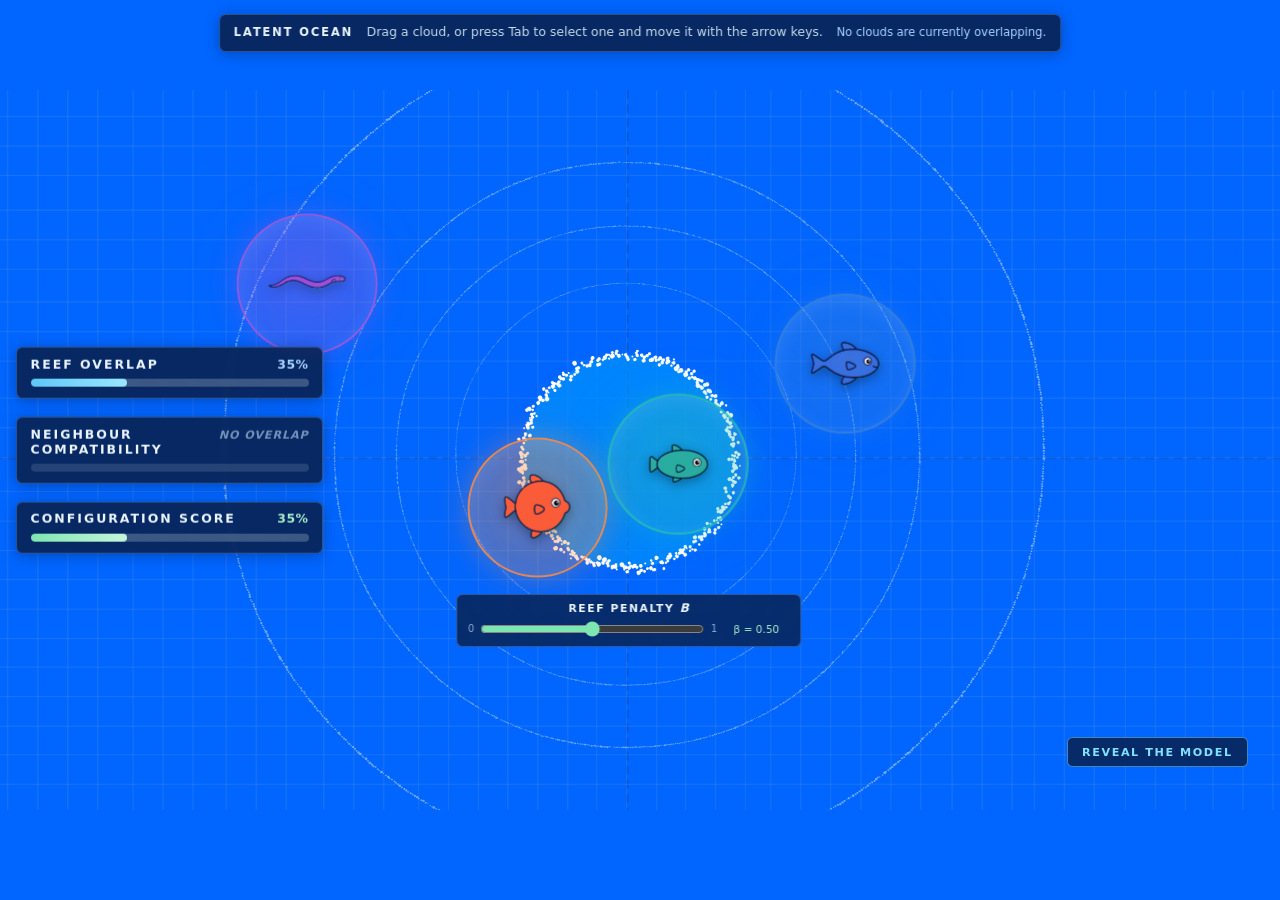
<file: stages/stage-10a-reveal-step1/index.html>
<!DOCTYPE html>
<html lang="en">
<head>
  <meta charset="UTF-8">
  <meta name="viewport" content="width=device-width, initial-scale=1.0, viewport-fit=cover">
  <title>Latent Ocean</title>
  <link rel="stylesheet" href="style.css">
</head>
<body>
  <main id="ocean-scene">
    <!--
      Three measurement panels down the left edge.

      Reef Overlap    — position relative to the reef.
      Neighbour Compatibility — shape similarity of the clouds that overlap
                        each other. Not a second measure of how much.
      Configuration Score — judges the whole four-cloud arrangement, rewarding
                        area inside the reef and penalising incompatible
                        cloud-to-cloud overlap.

      All three meanings are kept deliberately separate. The Configuration
      Score is a designed educational score, not the loss function of a
      trained VAE.
    -->
    <div id="hud" role="group" aria-label="Latent space measurements">
      <section class="hud-panel">
        <div class="hud-panel-head">
          <h2 class="hud-label" id="reef-overlap-label">Reef Overlap</h2>
          <p class="hud-value" id="reef-overlap-value">0%</p>
        </div>
        <div
          class="hud-bar"
          id="reef-overlap-bar"
          role="progressbar"
          aria-labelledby="reef-overlap-label"
          aria-valuemin="0"
          aria-valuemax="100"
          aria-valuenow="0"
          aria-valuetext="0 percent"
        >
          <div class="hud-bar-fill" id="reef-overlap-fill"></div>
        </div>
      </section>

      <section class="hud-panel is-unevaluated" id="compatibility-panel">
        <div class="hud-panel-head">
          <h2 class="hud-label" id="compatibility-label">Neighbour Compatibility</h2>
          <p class="hud-value" id="compatibility-value">No overlap</p>
        </div>
        <div
          class="hud-bar"
          id="compatibility-bar"
          role="progressbar"
          aria-labelledby="compatibility-label"
          aria-valuemin="0"
          aria-valuemax="100"
          aria-valuetext="No overlap"
        >
          <div class="hud-bar-fill" id="compatibility-fill"></div>
        </div>
      </section>

      <section class="hud-panel hud-panel--score" id="configuration-panel">
        <div class="hud-panel-head">
          <h2 class="hud-label" id="configuration-label">Configuration Score</h2>
          <p class="hud-value" id="configuration-value">0%</p>
        </div>
        <div
          class="hud-bar"
          id="configuration-bar"
          role="progressbar"
          aria-labelledby="configuration-label"
          aria-describedby="configuration-description"
          aria-valuemin="0"
          aria-valuemax="100"
          aria-valuenow="0"
          aria-valuetext="0 percent"
        >
          <div class="hud-bar-fill" id="configuration-fill"></div>
        </div>
        <p id="configuration-description" class="visually-hidden">
          A designed educational score for the whole arrangement. It rewards cloud
          area inside the reef and reduces that reward where clouds of different
          body shapes overlap each other. It is not the loss function of a trained
          model.
        </p>
      </section>
    </div>

    <aside id="status-panel">
      <div class="status-line">
        <h1>Latent Ocean</h1>
        <p class="hint">Drag a cloud, or press Tab to select one and move it with the arrow keys.</p>
        <p id="overlap-readout" aria-live="polite">No clouds are currently overlapping.</p>
      </div>
    </aside>

    <!--
      #latent-world holds the natural aspect ratio of ocean-background.png.
      It letterboxes rather than crops, so the reef and every distance ring
      stay visible at any window size. All cloud elements are positioned as
      percentages of this box, which keeps their designed placement identical
      across screens.
    -->
    <div id="latent-world">
      <img
        class="ocean-background"
        src="../../assets/ocean-background.png"
        alt="A two-dimensional ocean space with a central reef surrounded by concentric distance rings"
      >
      <!-- .latent-cloud elements are built from CONFIG in app.js -->

      <!--
        Reef Penalty sits just below the reef, clear of its lower edge so a
        cloud can still be dragged onto the reef centre. It lives inside the
        world so it tracks the artwork when the window resizes.

        It is a user-controlled judging weight only. It never moves a cloud,
        alters the reef, changes the other two metrics, or simulates training.
      -->
      <div id="reef-penalty" class="reef-penalty">
        <label class="reef-penalty-label" for="reef-penalty-input">
          Reef Penalty <span class="beta-glyph" aria-hidden="true">&beta;</span>
        </label>
        <div class="reef-penalty-row">
          <span class="reef-penalty-end" aria-hidden="true">0</span>
          <input
            type="range"
            id="reef-penalty-input"
            min="0"
            max="1"
            step="0.01"
            value="0.50"
            aria-describedby="reef-penalty-description"
          >
          <span class="reef-penalty-end" aria-hidden="true">1</span>
          <output id="reef-penalty-value" for="reef-penalty-input">&beta; = 0.50</output>
        </div>
        <p id="reef-penalty-description" class="visually-hidden">
          Controls how strongly incompatible cloud overlap reduces the
          Configuration Score. It does not move the clouds or change the other
          measurements.
        </p>
      </div>

      <button
        type="button"
        id="reveal-model"
        class="reveal-model"
        aria-expanded="false"
        aria-controls="reveal-panel"
      >
        Reveal the Model
      </button>
    </div>

    <!-- Referenced by every cloud via aria-describedby. -->
    <p id="cloud-keyboard-help" class="visually-hidden">
      Press the arrow keys to move this cloud through the latent space. Hold Shift
      with an arrow key to move further in one step. The Reef Overlap and Neighbour
      Compatibility measurements update as it moves.
    </p>

    <!--
      REVEAL MODE — Explainer Step 1 only.

      Deliberately not a focus-trapping dialog. The clouds must stay reachable
      and draggable while it is open, which a trap would prevent. Escape closes
      it and focus returns to the button that opened it.
    -->
    <section
      id="reveal-panel"
      class="reveal-panel"
      aria-labelledby="reveal-heading"
      hidden
    >
      <div class="reveal-head">
        <p class="reveal-step">Step 1 — Encoded Distributions</p>
        <button type="button" id="reveal-close" class="reveal-close">Return to ocean</button>
      </div>

      <h2 id="reveal-heading" class="reveal-heading" tabindex="-1">
        A fish image is encoded as a distribution
      </h2>

      <p class="reveal-body">
        A VAE encoder does not assign this fish one exact latent position. It
        produces a distribution of possible positions.
      </p>

      <p class="reveal-process">
        <span>Fish image <em>x</em></span>
        <span class="reveal-arrow" aria-hidden="true">&rarr;</span>
        <span>Encoder</span>
        <span class="reveal-arrow" aria-hidden="true">&rarr;</span>
        <span>Latent distribution <em>q</em><sub>&phi;</sub>(<em>z</em>|<em>x</em>)</span>
      </p>

      <p class="reveal-selected">
        Showing: <strong id="reveal-selected-name">Round Orange Fish</strong>
      </p>

      <dl class="reveal-params">
        <div class="reveal-param">
          <dt>
            <span class="param-key param-key--mu" aria-hidden="true"></span>
            Mean &mu;
          </dt>
          <dd>
            <output id="mu-value" class="param-value">(0.00, 0.00)</output>
            <span class="param-note">The expected latent position.</span>
          </dd>
        </div>
        <div class="reveal-param">
          <dt>
            <span class="param-key param-key--sigma" aria-hidden="true"></span>
            Spread &sigma;
          </dt>
          <dd>
            <output id="sigma-value" class="param-value">0.00</output>
            <span class="param-note">How widely its possible latent positions are distributed.</span>
          </dd>
        </div>
      </dl>

      <p class="reveal-note">Dragging changes &mu; manually in this simulation.</p>

      <details class="reveal-math">
        <summary>Show the math</summary>
        <div class="reveal-math-body">
          <p class="formula">
            <em>q</em><sub>&phi;</sub>(<em>z</em>|<em>x</em>) =
            <em>N</em>(&mu;<sub>&phi;</sub>(<em>x</em>),
            &sigma;<sub>&phi;</sub><sup>2</sup>(<em>x</em>)<em>I</em>)
          </p>
          <p class="formula">&mu; = <span id="math-mu">(0.00, 0.00)</span></p>
          <p class="formula">&sigma; = <span id="math-sigma">0.00</span></p>
          <p>
            This tutorial uses a circular 2D Gaussian. Real VAEs usually use more
            dimensions and may have a different spread in each dimension.
          </p>
        </div>
      </details>

      <p class="reveal-caveat">
        The drawn circle is a visual contour, not a hard edge. The Gaussian
        distribution continues beyond it.
      </p>
      <p class="reveal-caveat">
        Latent Ocean uses designed fish examples. A neural-network encoder is not
        running on the images.
      </p>
      <p class="reveal-caveat reveal-caveat--hint">
        Select another fish by clicking its cloud, or focusing it and pressing
        Enter or Space.
      </p>

      <p id="posterior-announcement" class="visually-hidden" aria-live="polite"></p>
    </section>

    <noscript>
      <p class="noscript-message">
        This interactive prototype needs JavaScript enabled. The ocean above is a
        simplified two-dimensional latent space; with JavaScript on, four draggable
        translucent circles appear, each representing the latent distribution of a
        single fish image.
      </p>
    </noscript>
  </main>

  <script src="app.js"></script>
</body>
</html>
</file>
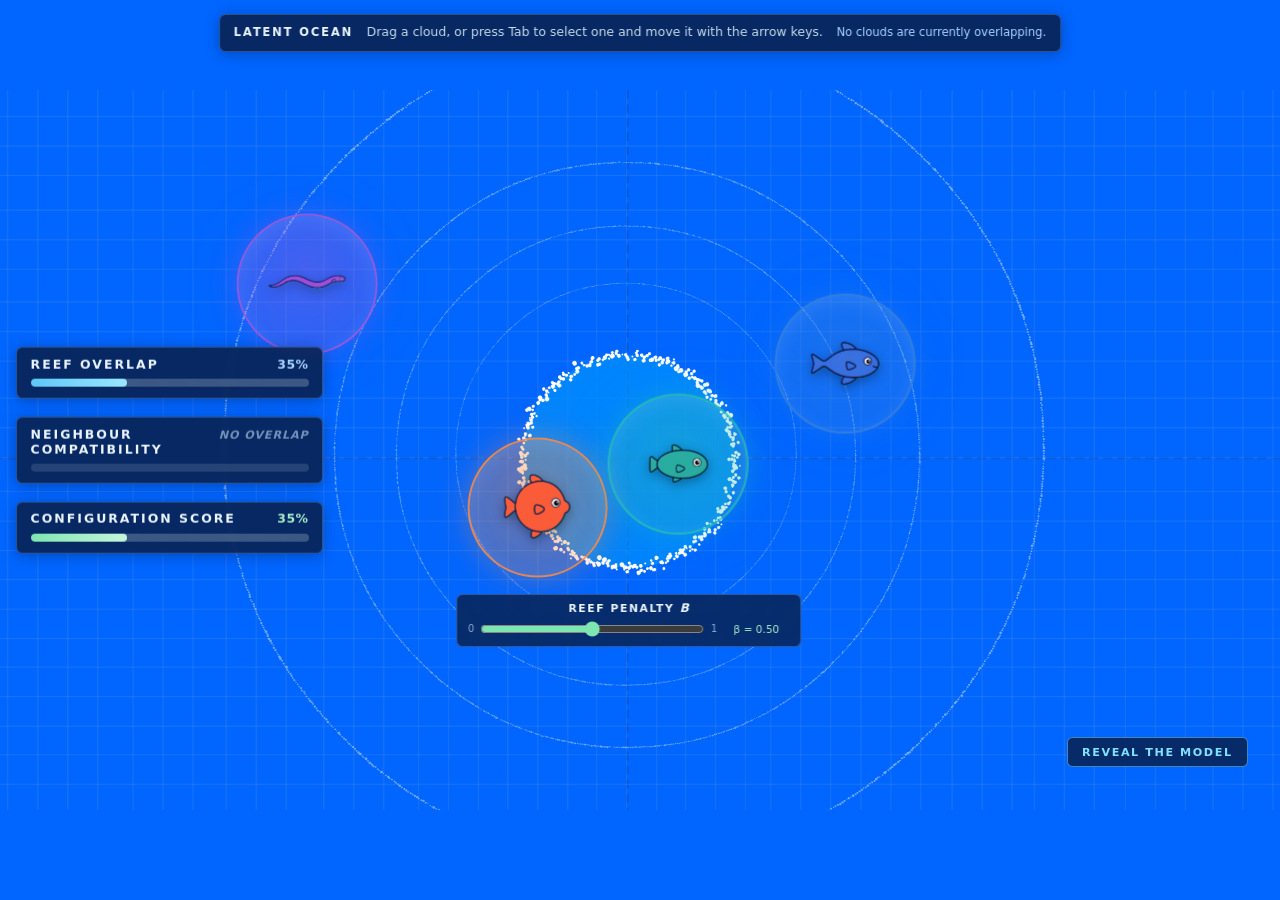
<file: stages/stage-10b-reveal-step2/index.html>
<!DOCTYPE html>
<html lang="en">
<head>
  <meta charset="UTF-8">
  <meta name="viewport" content="width=device-width, initial-scale=1.0, viewport-fit=cover">
  <title>Latent Ocean</title>
  <link rel="stylesheet" href="style.css">
</head>
<body>
  <main id="ocean-scene">
    <!--
      Three measurement panels down the left edge.

      Reef Overlap    — position relative to the reef.
      Neighbour Compatibility — shape similarity of the clouds that overlap
                        each other. Not a second measure of how much.
      Configuration Score — judges the whole four-cloud arrangement, rewarding
                        area inside the reef and penalising incompatible
                        cloud-to-cloud overlap.

      All three meanings are kept deliberately separate. The Configuration
      Score is a designed educational score, not the loss function of a
      trained VAE.
    -->
    <div id="hud" role="group" aria-label="Latent space measurements">
      <section class="hud-panel">
        <div class="hud-panel-head">
          <h2 class="hud-label" id="reef-overlap-label">Reef Overlap</h2>
          <p class="hud-value" id="reef-overlap-value">0%</p>
        </div>
        <div
          class="hud-bar"
          id="reef-overlap-bar"
          role="progressbar"
          aria-labelledby="reef-overlap-label"
          aria-valuemin="0"
          aria-valuemax="100"
          aria-valuenow="0"
          aria-valuetext="0 percent"
        >
          <div class="hud-bar-fill" id="reef-overlap-fill"></div>
        </div>
      </section>

      <section class="hud-panel is-unevaluated" id="compatibility-panel">
        <div class="hud-panel-head">
          <h2 class="hud-label" id="compatibility-label">Neighbour Compatibility</h2>
          <p class="hud-value" id="compatibility-value">No overlap</p>
        </div>
        <div
          class="hud-bar"
          id="compatibility-bar"
          role="progressbar"
          aria-labelledby="compatibility-label"
          aria-valuemin="0"
          aria-valuemax="100"
          aria-valuetext="No overlap"
        >
          <div class="hud-bar-fill" id="compatibility-fill"></div>
        </div>
      </section>

      <section class="hud-panel hud-panel--score" id="configuration-panel">
        <div class="hud-panel-head">
          <h2 class="hud-label" id="configuration-label">Configuration Score</h2>
          <p class="hud-value" id="configuration-value">0%</p>
        </div>
        <div
          class="hud-bar"
          id="configuration-bar"
          role="progressbar"
          aria-labelledby="configuration-label"
          aria-describedby="configuration-description"
          aria-valuemin="0"
          aria-valuemax="100"
          aria-valuenow="0"
          aria-valuetext="0 percent"
        >
          <div class="hud-bar-fill" id="configuration-fill"></div>
        </div>
        <p id="configuration-description" class="visually-hidden">
          A designed educational score for the whole arrangement. It rewards cloud
          area inside the reef and reduces that reward where clouds of different
          body shapes overlap each other. It is not the loss function of a trained
          model.
        </p>
      </section>
    </div>

    <aside id="status-panel">
      <div class="status-line">
        <h1>Latent Ocean</h1>
        <p class="hint">Drag a cloud, or press Tab to select one and move it with the arrow keys.</p>
        <p id="overlap-readout" aria-live="polite">No clouds are currently overlapping.</p>
      </div>
    </aside>

    <!--
      #latent-world holds the natural aspect ratio of ocean-background.png.
      It letterboxes rather than crops, so the reef and every distance ring
      stay visible at any window size. All cloud elements are positioned as
      percentages of this box, which keeps their designed placement identical
      across screens.
    -->
    <div id="latent-world">
      <img
        class="ocean-background"
        src="../../assets/ocean-background.png"
        alt="A two-dimensional ocean space with a central reef surrounded by concentric distance rings"
      >
      <!-- .latent-cloud elements are built from CONFIG in app.js -->

      <!--
        Reef Penalty sits just below the reef, clear of its lower edge so a
        cloud can still be dragged onto the reef centre. It lives inside the
        world so it tracks the artwork when the window resizes.

        It is a user-controlled judging weight only. It never moves a cloud,
        alters the reef, changes the other two metrics, or simulates training.
      -->
      <div id="reef-penalty" class="reef-penalty">
        <label class="reef-penalty-label" for="reef-penalty-input">
          Reef Penalty <span class="beta-glyph" aria-hidden="true">&beta;</span>
        </label>
        <div class="reef-penalty-row">
          <span class="reef-penalty-end" aria-hidden="true">0</span>
          <input
            type="range"
            id="reef-penalty-input"
            min="0"
            max="1"
            step="0.01"
            value="0.50"
            aria-describedby="reef-penalty-description"
          >
          <span class="reef-penalty-end" aria-hidden="true">1</span>
          <output id="reef-penalty-value" for="reef-penalty-input">&beta; = 0.50</output>
        </div>
        <p id="reef-penalty-description" class="visually-hidden">
          Controls how strongly incompatible cloud overlap reduces the
          Configuration Score. It does not move the clouds or change the other
          measurements.
        </p>
      </div>

      <button
        type="button"
        id="reveal-model"
        class="reveal-model"
        aria-expanded="false"
        aria-controls="reveal-panel"
      >
        Reveal the Model
      </button>
    </div>

    <!-- Referenced by every cloud via aria-describedby. -->
    <p id="cloud-keyboard-help" class="visually-hidden">
      Press the arrow keys to move this cloud through the latent space. Hold Shift
      with an arrow key to move further in one step. The Reef Overlap and Neighbour
      Compatibility measurements update as it moves.
    </p>

    <!--
      REVEAL MODE — Explainer Step 1 only.

      Deliberately not a focus-trapping dialog. The clouds must stay reachable
      and draggable while it is open, which a trap would prevent. Escape closes
      it and focus returns to the button that opened it.
    -->
    <section
      id="reveal-panel"
      class="reveal-panel"
      aria-labelledby="reveal-step-label"
      data-step="1"
      hidden
    >
      <div class="reveal-head">
        <p class="reveal-step" id="reveal-step-label">Step 1 — Encoded Distributions</p>
        <button type="button" id="reveal-close" class="reveal-close">Return to ocean</button>
      </div>

      <!-- ============================ STEP 1 ============================ -->
      <div class="reveal-step-body" id="reveal-step-1">

      <h2 id="reveal-heading" class="reveal-heading" tabindex="-1">
        A fish image is encoded as a distribution
      </h2>

      <p class="reveal-body">
        A VAE encoder does not assign this fish one exact latent position. It
        produces a distribution of possible positions.
      </p>

      <p class="reveal-process">
        <span>Fish image <em>x</em></span>
        <span class="reveal-arrow" aria-hidden="true">&rarr;</span>
        <span>Encoder</span>
        <span class="reveal-arrow" aria-hidden="true">&rarr;</span>
        <span>Latent distribution <em>q</em><sub>&phi;</sub>(<em>z</em>|<em>x</em>)</span>
      </p>

      <p class="reveal-selected">
        Showing: <strong id="reveal-selected-name">Round Orange Fish</strong>
      </p>

      <dl class="reveal-params">
        <div class="reveal-param">
          <dt>
            <span class="param-key param-key--mu" aria-hidden="true"></span>
            Mean &mu;
          </dt>
          <dd>
            <output id="mu-value" class="param-value">(0.00, 0.00)</output>
            <span class="param-note">The expected latent position.</span>
          </dd>
        </div>
        <div class="reveal-param">
          <dt>
            <span class="param-key param-key--sigma" aria-hidden="true"></span>
            Spread &sigma;
          </dt>
          <dd>
            <output id="sigma-value" class="param-value">0.00</output>
            <span class="param-note">How widely its possible latent positions are distributed.</span>
          </dd>
        </div>
      </dl>

      <p class="reveal-note">Dragging changes &mu; manually in this simulation.</p>

      <details class="reveal-math">
        <summary>Show the math</summary>
        <div class="reveal-math-body">
          <p class="formula">
            <em>q</em><sub>&phi;</sub>(<em>z</em>|<em>x</em>) =
            <em>N</em>(&mu;<sub>&phi;</sub>(<em>x</em>),
            &sigma;<sub>&phi;</sub><sup>2</sup>(<em>x</em>)<em>I</em>)
          </p>
          <p class="formula">&mu; = <span id="math-mu">(0.00, 0.00)</span></p>
          <p class="formula">&sigma; = <span id="math-sigma">0.00</span></p>
          <p>
            This tutorial uses a circular 2D Gaussian. Real VAEs usually use more
            dimensions and may have a different spread in each dimension.
          </p>
        </div>
      </details>

      <p class="reveal-caveat">
        The drawn circle is a visual contour, not a hard edge. The Gaussian
        distribution continues beyond it.
      </p>
      <p class="reveal-caveat">
        Latent Ocean uses designed fish examples. A neural-network encoder is not
        running on the images.
      </p>
      <p class="reveal-caveat reveal-caveat--hint">
        Select another fish by clicking its cloud, or focusing it and pressing
        Enter or Space.
      </p>

      <div class="reveal-nav">
        <button type="button" id="to-step-2" class="reveal-nav-button">
          Next: The Prior
        </button>
      </div>

      </div>
      <!-- ========================== END STEP 1 ========================== -->

      <!-- ============================ STEP 2 ============================ -->
      <div class="reveal-step-body" id="reveal-step-2" hidden>

      <h2 id="step-2-heading" class="reveal-heading" tabindex="-1">
        The reef visualizes the prior
      </h2>

      <p class="reveal-body">
        A VAE compares each encoded distribution with a shared reference
        distribution called the prior. Here, the prior is a standard normal
        distribution centered at the reef.
      </p>

      <p class="reveal-body reveal-definition">
        The prior is the reference shape that the model is encouraged to organize
        its latent distributions toward.
      </p>

      <p class="reveal-process">
        <span>Encoded distribution <em>q</em><sub>&phi;</sub>(<em>z</em>|<em>x</em>)</span>
        <span class="reveal-arrow" aria-hidden="true">&rarr;</span>
        <span>compared with</span>
        <span class="reveal-arrow" aria-hidden="true">&rarr;</span>
        <span>Prior <em>p</em>(<em>z</em>)</span>
      </p>

      <p class="reveal-selected">
        Showing: <strong id="step-2-selected-name">Round Orange Fish</strong>
      </p>

      <dl class="reveal-params">
        <div class="reveal-param">
          <dt>
            <span class="param-key param-key--prior" aria-hidden="true"></span>
            Prior mean (0,0)
          </dt>
          <dd>
            <span class="param-note">The center of the shared reference distribution.</span>
          </dd>
        </div>

        <div class="reveal-param">
          <dt>
            <span class="param-key param-key--mu" aria-hidden="true"></span>
            Encoded mean &mu;
          </dt>
          <dd>
            <output id="step-2-mu" class="param-value">(0.00, 0.00)</output>
          </dd>
        </div>

        <div class="reveal-param">
          <dt>
            <span class="param-key param-key--distance" aria-hidden="true"></span>
            Distance from prior mean <em>d</em>
          </dt>
          <dd>
            <output id="distance-value" class="param-value">0.00</output>
            <span class="param-note">
              Moving farther from the reef center increases the location part of
              prior mismatch.
            </span>
          </dd>
        </div>

        <div class="reveal-param">
          <dt>
            <span class="param-key param-key--sigma" aria-hidden="true"></span>
            Spread &sigma;
          </dt>
          <dd>
            <output id="step-2-sigma" class="param-value">0.00</output>
            <span class="param-note">
              Distance is not the complete mismatch. The distribution&rsquo;s
              spread &sigma; also matters.
            </span>
          </dd>
        </div>
      </dl>

      <p class="reveal-note">
        Drag the selected distribution and watch its distance from the prior mean
        change.
      </p>

      <details class="reveal-math">
        <summary>Show the math</summary>
        <div class="reveal-math-body">
          <p class="formula"><em>p</em>(<em>z</em>) = <em>N</em>(0, <em>I</em>)</p>
          <p class="formula">&mu;<sub>prior</sub> = (0, 0)</p>
          <p class="formula">&sigma;<sub>prior</sub> = 1</p>
          <p class="formula">
            <em>d</em> = &radic;((&mu;<sub>1</sub> &minus; &mu;<sub>prior,1</sub>)<sup>2</sup>
            + (&mu;<sub>2</sub> &minus; &mu;<sub>prior,2</sub>)<sup>2</sup>)
          </p>
          <p class="formula">
            <em>d</em> = &radic;(&mu;<sub>1</sub><sup>2</sup> + &mu;<sub>2</sub><sup>2</sup>)
          </p>
          <p class="formula">&mu; = <span id="math-step2-mu">(0.00, 0.00)</span></p>
          <p class="formula">&sigma; = <span id="math-step2-sigma">0.00</span></p>
          <p class="formula"><em>d</em> = <span id="math-step2-d">0.00</span></p>
          <p>
            The distance <em>d</em> measures how far the encoded mean is from the
            prior mean. It does not yet include spread mismatch, so it is not the
            complete KL divergence.
          </p>
          <p class="reveal-secondary">
            The identity matrix <em>I</em> means the displayed prior has unit
            variance in both latent dimensions and no correlation between them.
          </p>
        </div>
      </details>

      <p class="reveal-caveat">
        The prior does not stop at the reef edge. Its probability density fades
        smoothly across the ocean. The rings in the artwork are qualitative
        density guides, not exact probability boundaries.
      </p>
      <p class="reveal-caveat">
        The tutorial lets you move designed distributions manually. A
        neural-network encoder is not repositioning them.
      </p>
      <p class="reveal-caveat">
        Next, KL divergence will combine location and spread into one measure of
        prior mismatch.
      </p>

      <div class="reveal-nav">
        <button type="button" id="to-step-1" class="reveal-nav-button">
          Back: Encoded Distributions
        </button>
      </div>

      </div>
      <!-- ========================== END STEP 2 ========================== -->

      <p id="posterior-announcement" class="visually-hidden" aria-live="polite"></p>
    </section>

    <noscript>
      <p class="noscript-message">
        This interactive prototype needs JavaScript enabled. The ocean above is a
        simplified two-dimensional latent space; with JavaScript on, four draggable
        translucent circles appear, each representing the latent distribution of a
        single fish image.
      </p>
    </noscript>
  </main>

  <script src="app.js"></script>
</body>
</html>
</file>
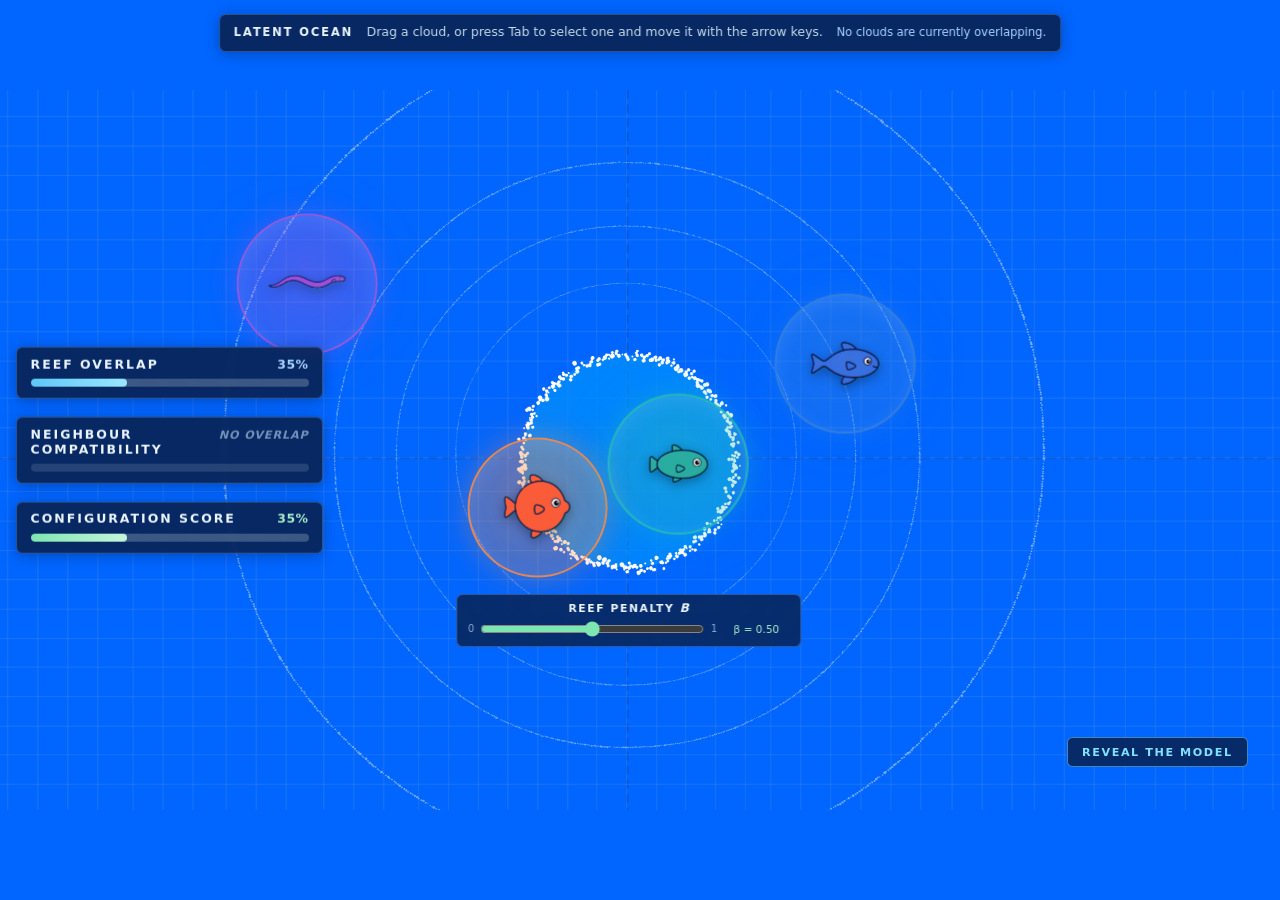
<file: stages/stage-10c-kl-divergence/index.html>
<!DOCTYPE html>
<html lang="en">
<head>
  <meta charset="UTF-8">
  <meta name="viewport" content="width=device-width, initial-scale=1.0, viewport-fit=cover">
  <title>Latent Ocean</title>
  <link rel="stylesheet" href="style.css">
</head>
<body>
  <main id="ocean-scene">
    <!--
      Three measurement panels down the left edge.

      Reef Overlap    — position relative to the reef.
      Neighbour Compatibility — shape similarity of the clouds that overlap
                        each other. Not a second measure of how much.
      Configuration Score — judges the whole four-cloud arrangement, rewarding
                        area inside the reef and penalising incompatible
                        cloud-to-cloud overlap.

      All three meanings are kept deliberately separate. The Configuration
      Score is a designed educational score, not the loss function of a
      trained VAE.
    -->
    <div id="hud" role="group" aria-label="Latent space measurements">
      <section class="hud-panel">
        <div class="hud-panel-head">
          <h2 class="hud-label" id="reef-overlap-label">Reef Overlap</h2>
          <p class="hud-value" id="reef-overlap-value">0%</p>
        </div>
        <div
          class="hud-bar"
          id="reef-overlap-bar"
          role="progressbar"
          aria-labelledby="reef-overlap-label"
          aria-valuemin="0"
          aria-valuemax="100"
          aria-valuenow="0"
          aria-valuetext="0 percent"
        >
          <div class="hud-bar-fill" id="reef-overlap-fill"></div>
        </div>
      </section>

      <section class="hud-panel is-unevaluated" id="compatibility-panel">
        <div class="hud-panel-head">
          <h2 class="hud-label" id="compatibility-label">Neighbour Compatibility</h2>
          <p class="hud-value" id="compatibility-value">No overlap</p>
        </div>
        <div
          class="hud-bar"
          id="compatibility-bar"
          role="progressbar"
          aria-labelledby="compatibility-label"
          aria-valuemin="0"
          aria-valuemax="100"
          aria-valuetext="No overlap"
        >
          <div class="hud-bar-fill" id="compatibility-fill"></div>
        </div>
      </section>

      <section class="hud-panel hud-panel--score" id="configuration-panel">
        <div class="hud-panel-head">
          <h2 class="hud-label" id="configuration-label">Configuration Score</h2>
          <p class="hud-value" id="configuration-value">0%</p>
        </div>
        <div
          class="hud-bar"
          id="configuration-bar"
          role="progressbar"
          aria-labelledby="configuration-label"
          aria-describedby="configuration-description"
          aria-valuemin="0"
          aria-valuemax="100"
          aria-valuenow="0"
          aria-valuetext="0 percent"
        >
          <div class="hud-bar-fill" id="configuration-fill"></div>
        </div>
        <p id="configuration-description" class="visually-hidden">
          A designed educational score for the whole arrangement. It rewards cloud
          area inside the reef and reduces that reward where clouds of different
          body shapes overlap each other. It is not the loss function of a trained
          model.
        </p>
      </section>
    </div>

    <aside id="status-panel">
      <div class="status-line">
        <h1>Latent Ocean</h1>
        <p class="hint">Drag a cloud, or press Tab to select one and move it with the arrow keys.</p>
        <p id="overlap-readout" aria-live="polite">No clouds are currently overlapping.</p>
      </div>
    </aside>

    <!--
      #latent-world holds the natural aspect ratio of ocean-background.png.
      It letterboxes rather than crops, so the reef and every distance ring
      stay visible at any window size. All cloud elements are positioned as
      percentages of this box, which keeps their designed placement identical
      across screens.
    -->
    <div id="latent-world">
      <img
        class="ocean-background"
        src="../../assets/ocean-background.png"
        alt="A two-dimensional ocean space with a central reef surrounded by concentric distance rings"
      >
      <!-- .latent-cloud elements are built from CONFIG in app.js -->

      <!--
        Reef Penalty sits just below the reef, clear of its lower edge so a
        cloud can still be dragged onto the reef centre. It lives inside the
        world so it tracks the artwork when the window resizes.

        It is a user-controlled judging weight only. It never moves a cloud,
        alters the reef, changes the other two metrics, or simulates training.
      -->
      <div id="reef-penalty" class="reef-penalty">
        <label class="reef-penalty-label" for="reef-penalty-input">
          Reef Penalty <span class="beta-glyph" aria-hidden="true">&beta;</span>
        </label>
        <div class="reef-penalty-row">
          <span class="reef-penalty-end" aria-hidden="true">0</span>
          <input
            type="range"
            id="reef-penalty-input"
            min="0"
            max="1"
            step="0.01"
            value="0.50"
            aria-describedby="reef-penalty-description"
          >
          <span class="reef-penalty-end" aria-hidden="true">1</span>
          <output id="reef-penalty-value" for="reef-penalty-input">&beta; = 0.50</output>
        </div>
        <p id="reef-penalty-description" class="visually-hidden">
          Controls how strongly incompatible cloud overlap reduces the
          Configuration Score. It does not move the clouds or change the other
          measurements.
        </p>
      </div>

      <button
        type="button"
        id="reveal-model"
        class="reveal-model"
        aria-expanded="false"
        aria-controls="reveal-panel"
      >
        Reveal the Model
      </button>
    </div>

    <!-- Referenced by every cloud via aria-describedby. -->
    <p id="cloud-keyboard-help" class="visually-hidden">
      Press the arrow keys to move this cloud through the latent space. Hold Shift
      with an arrow key to move further in one step. The Reef Overlap and Neighbour
      Compatibility measurements update as it moves.
    </p>

    <!--
      REVEAL MODE — Explainer Step 1 only.

      Deliberately not a focus-trapping dialog. The clouds must stay reachable
      and draggable while it is open, which a trap would prevent. Escape closes
      it and focus returns to the button that opened it.
    -->
    <section
      id="reveal-panel"
      class="reveal-panel"
      aria-labelledby="reveal-step-label"
      data-step="1"
      hidden
    >
      <div class="reveal-head">
        <p class="reveal-step" id="reveal-step-label">Step 1 — Encoded Distributions</p>
        <button type="button" id="reveal-close" class="reveal-close">Return to ocean</button>
      </div>

      <!-- ============================ STEP 1 ============================ -->
      <div class="reveal-step-body" id="reveal-step-1">

      <h2 id="reveal-heading" class="reveal-heading" tabindex="-1">
        A fish image is encoded as a distribution
      </h2>

      <p class="reveal-body">
        A VAE encoder does not assign this fish one exact latent position. It
        produces a distribution of possible positions.
      </p>

      <p class="reveal-process">
        <span>Fish image <em>x</em></span>
        <span class="reveal-arrow" aria-hidden="true">&rarr;</span>
        <span>Encoder</span>
        <span class="reveal-arrow" aria-hidden="true">&rarr;</span>
        <span>Latent distribution <em>q</em><sub>&phi;</sub>(<em>z</em>|<em>x</em>)</span>
      </p>

      <p class="reveal-selected">
        Showing: <strong id="reveal-selected-name">Round Orange Fish</strong>
      </p>

      <dl class="reveal-params">
        <div class="reveal-param">
          <dt>
            <span class="param-key param-key--mu" aria-hidden="true"></span>
            Mean &mu;
          </dt>
          <dd>
            <output id="mu-value" class="param-value">(0.00, 0.00)</output>
            <span class="param-note">The expected latent position.</span>
          </dd>
        </div>
        <div class="reveal-param">
          <dt>
            <span class="param-key param-key--sigma" aria-hidden="true"></span>
            Spread &sigma;
          </dt>
          <dd>
            <output id="sigma-value" class="param-value">0.00</output>
            <span class="param-note">How widely its possible latent positions are distributed.</span>
          </dd>
        </div>
      </dl>

      <p class="reveal-note">Dragging changes &mu; manually in this simulation.</p>

      <details class="reveal-math">
        <summary>Show the math</summary>
        <div class="reveal-math-body">
          <p class="formula">
            <em>q</em><sub>&phi;</sub>(<em>z</em>|<em>x</em>) =
            <em>N</em>(&mu;<sub>&phi;</sub>(<em>x</em>),
            &sigma;<sub>&phi;</sub><sup>2</sup>(<em>x</em>)<em>I</em>)
          </p>
          <p class="formula">&mu; = <span id="math-mu">(0.00, 0.00)</span></p>
          <p class="formula">&sigma; = <span id="math-sigma">0.00</span></p>
          <p>
            This tutorial uses a circular 2D Gaussian. Real VAEs usually use more
            dimensions and may have a different spread in each dimension.
          </p>
        </div>
      </details>

      <p class="reveal-caveat">
        The drawn circle is a visual contour, not a hard edge. The Gaussian
        distribution continues beyond it.
      </p>
      <p class="reveal-caveat">
        Latent Ocean uses designed fish examples. A neural-network encoder is not
        running on the images.
      </p>
      <p class="reveal-caveat reveal-caveat--hint">
        Select another fish by clicking its cloud, or focusing it and pressing
        Enter or Space.
      </p>

      <div class="reveal-nav">
        <button type="button" id="to-step-2" class="reveal-nav-button">
          Next: The Prior
        </button>
      </div>

      </div>
      <!-- ========================== END STEP 1 ========================== -->

      <!-- ============================ STEP 2 ============================ -->
      <div class="reveal-step-body" id="reveal-step-2" hidden>

      <h2 id="step-2-heading" class="reveal-heading" tabindex="-1">
        The reef visualizes the prior
      </h2>

      <p class="reveal-body">
        A VAE compares each encoded distribution with a shared reference
        distribution called the prior. Here, the prior is a standard normal
        distribution centered at the reef.
      </p>

      <p class="reveal-body reveal-definition">
        The prior is the reference shape that the model is encouraged to organize
        its latent distributions toward.
      </p>

      <p class="reveal-process">
        <span>Encoded distribution <em>q</em><sub>&phi;</sub>(<em>z</em>|<em>x</em>)</span>
        <span class="reveal-arrow" aria-hidden="true">&rarr;</span>
        <span>compared with</span>
        <span class="reveal-arrow" aria-hidden="true">&rarr;</span>
        <span>Prior <em>p</em>(<em>z</em>)</span>
      </p>

      <p class="reveal-selected">
        Showing: <strong id="step-2-selected-name">Round Orange Fish</strong>
      </p>

      <dl class="reveal-params">
        <div class="reveal-param">
          <dt>
            <span class="param-key param-key--prior" aria-hidden="true"></span>
            Prior mean (0,0)
          </dt>
          <dd>
            <span class="param-note">The center of the shared reference distribution.</span>
          </dd>
        </div>

        <div class="reveal-param">
          <dt>
            <span class="param-key param-key--mu" aria-hidden="true"></span>
            Encoded mean &mu;
          </dt>
          <dd>
            <output id="step-2-mu" class="param-value">(0.00, 0.00)</output>
          </dd>
        </div>

        <div class="reveal-param">
          <dt>
            <span class="param-key param-key--distance" aria-hidden="true"></span>
            Distance from prior mean <em>d</em>
          </dt>
          <dd>
            <output id="distance-value" class="param-value">0.00</output>
            <span class="param-note">
              Moving farther from the reef center increases the location part of
              prior mismatch.
            </span>
          </dd>
        </div>

        <div class="reveal-param">
          <dt>
            <span class="param-key param-key--sigma" aria-hidden="true"></span>
            Spread &sigma;
          </dt>
          <dd>
            <output id="step-2-sigma" class="param-value">0.00</output>
            <span class="param-note">
              Distance is not the complete mismatch. The distribution&rsquo;s
              spread &sigma; also matters.
            </span>
          </dd>
        </div>
      </dl>

      <p class="reveal-note">
        Drag the selected distribution and watch its distance from the prior mean
        change.
      </p>

      <details class="reveal-math">
        <summary>Show the math</summary>
        <div class="reveal-math-body">
          <p class="formula"><em>p</em>(<em>z</em>) = <em>N</em>(0, <em>I</em>)</p>
          <p class="formula">&mu;<sub>prior</sub> = (0, 0)</p>
          <p class="formula">&sigma;<sub>prior</sub> = 1</p>
          <p class="formula">
            <em>d</em> = &radic;((&mu;<sub>1</sub> &minus; &mu;<sub>prior,1</sub>)<sup>2</sup>
            + (&mu;<sub>2</sub> &minus; &mu;<sub>prior,2</sub>)<sup>2</sup>)
          </p>
          <p class="formula">
            <em>d</em> = &radic;(&mu;<sub>1</sub><sup>2</sup> + &mu;<sub>2</sub><sup>2</sup>)
          </p>
          <p class="formula">&mu; = <span id="math-step2-mu">(0.00, 0.00)</span></p>
          <p class="formula">&sigma; = <span id="math-step2-sigma">0.00</span></p>
          <p class="formula"><em>d</em> = <span id="math-step2-d">0.00</span></p>
          <p>
            The distance <em>d</em> measures how far the encoded mean is from the
            prior mean. It does not yet include spread mismatch, so it is not the
            complete KL divergence.
          </p>
          <p class="reveal-secondary">
            The identity matrix <em>I</em> means the displayed prior has unit
            variance in both latent dimensions and no correlation between them.
          </p>
        </div>
      </details>

      <p class="reveal-caveat">
        In this tutorial, the reef radius equals one latent unit, matching one
        standard-deviation unit of the prior along any direction. It is a
        reference contour, not a boundary; the prior continues smoothly beyond it.
      </p>
      <p class="reveal-caveat">
        The rings in the artwork are qualitative density guides, not exact
        probability boundaries.
      </p>
      <p class="reveal-caveat">
        The tutorial lets you move designed distributions manually. A
        neural-network encoder is not repositioning them.
      </p>
      <p class="reveal-caveat">
        Next, KL divergence will combine location and spread into one measure of
        prior mismatch.
      </p>

      <div class="reveal-nav">
        <button type="button" id="to-step-1" class="reveal-nav-button reveal-nav-button--back">
          Back: Encoded Distributions
        </button>
        <button type="button" id="to-step-3" class="reveal-nav-button">
          Next: KL Divergence
        </button>
      </div>

      </div>
      <!-- ========================== END STEP 2 ========================== -->

      <!-- ============================ STEP 3 ============================ -->
      <div class="reveal-step-body" id="reveal-step-3" hidden>

      <h2 id="step-3-heading" class="reveal-heading" tabindex="-1">
        KL divergence measures that mismatch
      </h2>

      <p class="reveal-body">
        An encoded distribution can differ from the prior in two ways: its mean
        can be in a different location, and its spread can have a different size.
      </p>

      <p class="kl-concept">
        KL divergence = location mismatch + spread mismatch
      </p>

      <p class="reveal-selected">
        Showing: <strong id="step-3-selected-name">Round Orange Fish</strong>
      </p>

      <div class="kl-cards">
        <section class="kl-card" aria-labelledby="kl-location-heading">
          <h3 class="kl-card-heading" id="kl-location-heading">
            <span class="param-key param-key--mu" aria-hidden="true"></span>
            Location mismatch
          </h3>
          <output id="kl-location" class="kl-card-value">0.00</output>
          <p class="kl-card-text">
            How much the encoded mean&rsquo;s position contributes to the mismatch.
          </p>
          <p class="kl-card-support">
            <em>d</em> = <span id="kl-distance">0.00</span>
          </p>
          <p class="kl-card-note">Moving the distribution changes this component.</p>
        </section>

        <p class="kl-operator" aria-hidden="true">+</p>

        <section class="kl-card" aria-labelledby="kl-spread-heading">
          <h3 class="kl-card-heading" id="kl-spread-heading">
            <span class="param-key param-key--sigma" aria-hidden="true"></span>
            Spread mismatch
          </h3>
          <output id="kl-spread" class="kl-card-value">0.00</output>
          <p class="kl-card-text">
            How much the encoded spread differs from the prior spread of 1.
          </p>
          <p class="kl-card-support">
            &sigma; = <span id="kl-sigma">0.00</span>
            &middot; &sigma;<sub>prior</sub> = 1
          </p>
          <p class="kl-card-note">
            Moving the distribution without resizing it does not change this
            component.
          </p>
        </section>

        <p class="kl-operator" aria-hidden="true">=</p>

        <section class="kl-card kl-card--total" aria-labelledby="kl-total-heading">
          <h3 class="kl-card-heading" id="kl-total-heading">
            <span class="param-key param-key--total" aria-hidden="true"></span>
            KL divergence
          </h3>
          <output id="kl-total" class="kl-card-value">0.00</output>
          <span class="kl-card-units">nats</span>
          <p class="kl-card-text">
            KL divergence combines the location and spread contributions into one
            non-negative value.
          </p>
        </section>
      </div>

      <p class="reveal-note">
        Drag the selected distribution. Its location mismatch changes while its
        spread mismatch stays fixed.
      </p>

      <details class="reveal-math" id="kl-equation-disclosure">
        <summary>Show the full equation</summary>
        <div class="reveal-math-body">
          <p class="formula">
            <em>D</em><sub>KL</sub>(<em>q</em><sub>&phi;</sub>(<em>z</em>|<em>x</em>)
            &#8214; <em>p</em>(<em>z</em>))
          </p>
          <p class="formula">
            = &frac12;[&mu;<sub>1</sub><sup>2</sup> + &mu;<sub>2</sub><sup>2</sup>
            + 2(&sigma;<sup>2</sup> &minus; 1 &minus; ln(&sigma;<sup>2</sup>))]
          </p>

          <p class="formula-heading">Location mismatch</p>
          <p class="formula">
            &frac12;(&mu;<sub>1</sub><sup>2</sup> + &mu;<sub>2</sub><sup>2</sup>)
            = &frac12;<em>d</em><sup>2</sup>
          </p>

          <p class="formula-heading">Spread mismatch</p>
          <p class="formula">
            &sigma;<sup>2</sup> &minus; 1 &minus; ln(&sigma;<sup>2</sup>)
          </p>

          <p class="formula-heading">Total</p>
          <p class="formula">
            <em>D</em><sub>KL</sub> = location mismatch + spread mismatch
          </p>

          <p class="formula-heading">With the current values</p>
          <p class="formula">&mu; = <span id="kl-math-mu">(0.00, 0.00)</span></p>
          <p class="formula">&sigma; = <span id="kl-math-sigma">0.00</span></p>
          <p class="formula">Location mismatch = <span id="kl-math-location">0.00</span></p>
          <p class="formula">Spread mismatch = <span id="kl-math-spread">0.00</span></p>
          <p class="formula">
            KL divergence = <span id="kl-math-total">0.00</span> nats
          </p>

          <p>
            The logarithm is the natural logarithm, so the result is expressed in
            nats.
          </p>
          <p class="reveal-secondary">
            Each value above is rounded to two decimal places independently, so
            the two components may not appear to add up exactly to the total. The
            total is calculated at full precision.
          </p>
          <p class="reveal-secondary">
            This is <em>D</em><sub>KL</sub>(<em>q</em><sub>&phi;</sub>(<em>z</em>|<em>x</em>)
            &#8214; <em>p</em>(<em>z</em>)). KL divergence has a direction and is
            not a symmetric geometric distance.
          </p>
        </div>
      </details>

      <p class="reveal-caveat">
        At the reef center, location mismatch is zero. KL divergence can still
        remain above zero when &sigma; is not 1.
      </p>
      <p class="reveal-caveat">
        KL divergence reaches zero only when &mu; = (0,0) and &sigma; = 1.
      </p>
      <p class="reveal-caveat">
        The reef is a reference contour, not a boundary. The prior continues
        smoothly beyond it.
      </p>
      <p class="reveal-caveat">
        You are moving a designed distribution manually. A neural-network encoder
        is not running during the interaction.
      </p>

      <div class="reveal-nav">
        <button type="button" id="to-step-2-back" class="reveal-nav-button reveal-nav-button--back">
          Back: The Prior
        </button>
      </div>

      </div>
      <!-- ========================== END STEP 3 ========================== -->

      <p id="posterior-announcement" class="visually-hidden" aria-live="polite"></p>
    </section>

    <noscript>
      <p class="noscript-message">
        This interactive prototype needs JavaScript enabled. The ocean above is a
        simplified two-dimensional latent space; with JavaScript on, four draggable
        translucent circles appear, each representing the latent distribution of a
        single fish image.
      </p>
    </noscript>
  </main>

  <script src="app.js"></script>
</body>
</html>
</file>
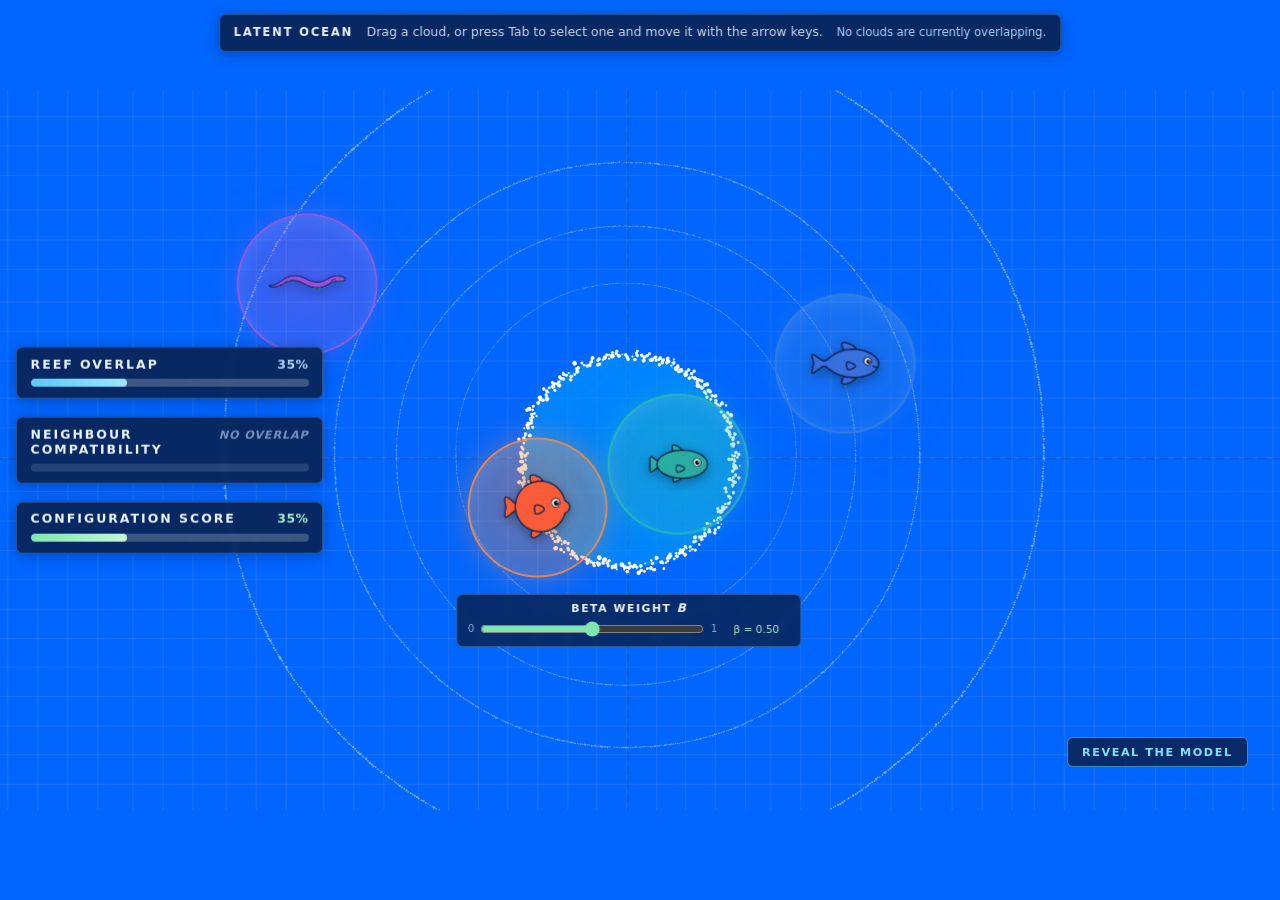
<file: stages/stage-10d-beta-weight/index.html>
<!DOCTYPE html>
<html lang="en">
<head>
  <meta charset="UTF-8">
  <meta name="viewport" content="width=device-width, initial-scale=1.0, viewport-fit=cover">
  <title>Latent Ocean</title>
  <link rel="stylesheet" href="style.css">
</head>
<body>
  <main id="ocean-scene">
    <!--
      Three measurement panels down the left edge.

      Reef Overlap    — position relative to the reef.
      Neighbour Compatibility — shape similarity of the clouds that overlap
                        each other. Not a second measure of how much.
      Configuration Score — judges the whole four-cloud arrangement, rewarding
                        area inside the reef and penalising incompatible
                        cloud-to-cloud overlap.

      All three meanings are kept deliberately separate. The Configuration
      Score is a designed educational score, not the loss function of a
      trained VAE.
    -->
    <div id="hud" role="group" aria-label="Latent space measurements">
      <section class="hud-panel">
        <div class="hud-panel-head">
          <h2 class="hud-label" id="reef-overlap-label">Reef Overlap</h2>
          <p class="hud-value" id="reef-overlap-value">0%</p>
        </div>
        <div
          class="hud-bar"
          id="reef-overlap-bar"
          role="progressbar"
          aria-labelledby="reef-overlap-label"
          aria-valuemin="0"
          aria-valuemax="100"
          aria-valuenow="0"
          aria-valuetext="0 percent"
        >
          <div class="hud-bar-fill" id="reef-overlap-fill"></div>
        </div>
      </section>

      <section class="hud-panel is-unevaluated" id="compatibility-panel">
        <div class="hud-panel-head">
          <h2 class="hud-label" id="compatibility-label">Neighbour Compatibility</h2>
          <p class="hud-value" id="compatibility-value">No overlap</p>
        </div>
        <div
          class="hud-bar"
          id="compatibility-bar"
          role="progressbar"
          aria-labelledby="compatibility-label"
          aria-valuemin="0"
          aria-valuemax="100"
          aria-valuetext="No overlap"
        >
          <div class="hud-bar-fill" id="compatibility-fill"></div>
        </div>
      </section>

      <section class="hud-panel hud-panel--score" id="configuration-panel">
        <div class="hud-panel-head">
          <h2 class="hud-label" id="configuration-label">Configuration Score</h2>
          <p class="hud-value" id="configuration-value">0%</p>
        </div>
        <div
          class="hud-bar"
          id="configuration-bar"
          role="progressbar"
          aria-labelledby="configuration-label"
          aria-describedby="configuration-description"
          aria-valuemin="0"
          aria-valuemax="100"
          aria-valuenow="0"
          aria-valuetext="0 percent"
        >
          <div class="hud-bar-fill" id="configuration-fill"></div>
        </div>
        <p id="configuration-description" class="visually-hidden">
          A designed educational score for the whole arrangement. It rewards cloud
          area inside the reef and reduces that reward where clouds of different
          body shapes overlap each other. It is not the loss function of a trained
          model.
        </p>
      </section>
    </div>

    <aside id="status-panel">
      <div class="status-line">
        <h1>Latent Ocean</h1>
        <p class="hint">Drag a cloud, or press Tab to select one and move it with the arrow keys.</p>
        <p id="overlap-readout" aria-live="polite">No clouds are currently overlapping.</p>
      </div>
    </aside>

    <!--
      #latent-world holds the natural aspect ratio of ocean-background.png.
      It letterboxes rather than crops, so the reef and every distance ring
      stay visible at any window size. All cloud elements are positioned as
      percentages of this box, which keeps their designed placement identical
      across screens.
    -->
    <div id="latent-world">
      <img
        class="ocean-background"
        src="../../assets/ocean-background.png"
        alt="A two-dimensional ocean space with a central reef surrounded by concentric distance rings"
      >
      <!-- .latent-cloud elements are built from CONFIG in app.js -->

      <!--
        Reef Penalty sits just below the reef, clear of its lower edge so a
        cloud can still be dragged onto the reef centre. It lives inside the
        world so it tracks the artwork when the window resizes.

        It is a user-controlled judging weight only. It never moves a cloud,
        alters the reef, changes the other two metrics, or simulates training.
      -->
      <div id="reef-penalty" class="reef-penalty">
        <label class="reef-penalty-label" for="reef-penalty-input">
          Beta Weight <span class="beta-glyph" aria-hidden="true">&beta;</span>
        </label>
        <div class="reef-penalty-row">
          <span class="reef-penalty-end" aria-hidden="true">0</span>
          <input
            type="range"
            id="reef-penalty-input"
            min="0"
            max="1"
            step="0.01"
            value="0.50"
            aria-describedby="reef-penalty-description"
          >
          <span class="reef-penalty-end" aria-hidden="true">1</span>
          <output id="reef-penalty-value" for="reef-penalty-input">&beta; = 0.50</output>
        </div>
        <p id="reef-penalty-description" class="visually-hidden">
          Beta weight. In Step 4 of Reveal Mode, Beta scales how strongly raw
          prior mismatch contributes. Changing it also retains its existing
          effect on Configuration Score. It does not move the clouds or change
          the other measurements.
        </p>
      </div>

      <button
        type="button"
        id="reveal-model"
        class="reveal-model"
        aria-expanded="false"
        aria-controls="reveal-panel"
      >
        Reveal the Model
      </button>
    </div>

    <!-- Referenced by every cloud via aria-describedby. -->
    <p id="cloud-keyboard-help" class="visually-hidden">
      Press the arrow keys to move this cloud through the latent space. Hold Shift
      with an arrow key to move further in one step. The Reef Overlap and Neighbour
      Compatibility measurements update as it moves.
    </p>

    <!--
      REVEAL MODE — Explainer Step 1 only.

      Deliberately not a focus-trapping dialog. The clouds must stay reachable
      and draggable while it is open, which a trap would prevent. Escape closes
      it and focus returns to the button that opened it.
    -->
    <section
      id="reveal-panel"
      class="reveal-panel"
      aria-labelledby="reveal-step-label"
      data-step="1"
      hidden
    >
      <div class="reveal-head">
        <p class="reveal-step" id="reveal-step-label">Step 1 — Encoded Distributions</p>
        <button type="button" id="reveal-close" class="reveal-close">Return to ocean</button>
      </div>

      <!-- ============================ STEP 1 ============================ -->
      <div class="reveal-step-body" id="reveal-step-1">

      <h2 id="reveal-heading" class="reveal-heading" tabindex="-1">
        A fish image is encoded as a distribution
      </h2>

      <p class="reveal-body">
        A VAE encoder does not assign this fish one exact latent position. It
        produces a distribution of possible positions.
      </p>

      <p class="reveal-process">
        <span>Fish image <em>x</em></span>
        <span class="reveal-arrow" aria-hidden="true">&rarr;</span>
        <span>Encoder</span>
        <span class="reveal-arrow" aria-hidden="true">&rarr;</span>
        <span>Latent distribution <em>q</em><sub>&phi;</sub>(<em>z</em>|<em>x</em>)</span>
      </p>

      <p class="reveal-selected">
        Showing: <strong id="reveal-selected-name">Round Orange Fish</strong>
      </p>

      <dl class="reveal-params">
        <div class="reveal-param">
          <dt>
            <span class="param-key param-key--mu" aria-hidden="true"></span>
            Mean &mu;
          </dt>
          <dd>
            <output id="mu-value" class="param-value">(0.00, 0.00)</output>
            <span class="param-note">The expected latent position.</span>
          </dd>
        </div>
        <div class="reveal-param">
          <dt>
            <span class="param-key param-key--sigma" aria-hidden="true"></span>
            Spread &sigma;
          </dt>
          <dd>
            <output id="sigma-value" class="param-value">0.00</output>
            <span class="param-note">How widely its possible latent positions are distributed.</span>
          </dd>
        </div>
      </dl>

      <p class="reveal-note">Dragging changes &mu; manually in this simulation.</p>

      <details class="reveal-math">
        <summary>Show the math</summary>
        <div class="reveal-math-body">
          <p class="formula">
            <em>q</em><sub>&phi;</sub>(<em>z</em>|<em>x</em>) =
            <em>N</em>(&mu;<sub>&phi;</sub>(<em>x</em>),
            &sigma;<sub>&phi;</sub><sup>2</sup>(<em>x</em>)<em>I</em>)
          </p>
          <p class="formula">&mu; = <span id="math-mu">(0.00, 0.00)</span></p>
          <p class="formula">&sigma; = <span id="math-sigma">0.00</span></p>
          <p>
            This tutorial uses a circular 2D Gaussian. Real VAEs usually use more
            dimensions and may have a different spread in each dimension.
          </p>
        </div>
      </details>

      <p class="reveal-caveat">
        The drawn circle is a visual contour, not a hard edge. The Gaussian
        distribution continues beyond it.
      </p>
      <p class="reveal-caveat">
        Latent Ocean uses designed fish examples. A neural-network encoder is not
        running on the images.
      </p>
      <p class="reveal-caveat reveal-caveat--hint">
        Select another fish by clicking its cloud, or focusing it and pressing
        Enter or Space.
      </p>

      <div class="reveal-nav">
        <button type="button" id="to-step-2" class="reveal-nav-button">
          Next: The Prior
        </button>
      </div>

      </div>
      <!-- ========================== END STEP 1 ========================== -->

      <!-- ============================ STEP 2 ============================ -->
      <div class="reveal-step-body" id="reveal-step-2" hidden>

      <h2 id="step-2-heading" class="reveal-heading" tabindex="-1">
        The reef visualizes the prior
      </h2>

      <p class="reveal-body">
        A VAE compares each encoded distribution with a shared reference
        distribution called the prior. Here, the prior is a standard normal
        distribution centered at the reef.
      </p>

      <p class="reveal-body reveal-definition">
        The prior is the reference shape that the model is encouraged to organize
        its latent distributions toward.
      </p>

      <p class="reveal-process">
        <span>Encoded distribution <em>q</em><sub>&phi;</sub>(<em>z</em>|<em>x</em>)</span>
        <span class="reveal-arrow" aria-hidden="true">&rarr;</span>
        <span>compared with</span>
        <span class="reveal-arrow" aria-hidden="true">&rarr;</span>
        <span>Prior <em>p</em>(<em>z</em>)</span>
      </p>

      <p class="reveal-selected">
        Showing: <strong id="step-2-selected-name">Round Orange Fish</strong>
      </p>

      <dl class="reveal-params">
        <div class="reveal-param">
          <dt>
            <span class="param-key param-key--prior" aria-hidden="true"></span>
            Prior mean (0,0)
          </dt>
          <dd>
            <span class="param-note">The center of the shared reference distribution.</span>
          </dd>
        </div>

        <div class="reveal-param">
          <dt>
            <span class="param-key param-key--mu" aria-hidden="true"></span>
            Encoded mean &mu;
          </dt>
          <dd>
            <output id="step-2-mu" class="param-value">(0.00, 0.00)</output>
          </dd>
        </div>

        <div class="reveal-param">
          <dt>
            <span class="param-key param-key--distance" aria-hidden="true"></span>
            Distance from prior mean <em>d</em>
          </dt>
          <dd>
            <output id="distance-value" class="param-value">0.00</output>
            <span class="param-note">
              Moving farther from the reef center increases the location part of
              prior mismatch.
            </span>
          </dd>
        </div>

        <div class="reveal-param">
          <dt>
            <span class="param-key param-key--sigma" aria-hidden="true"></span>
            Spread &sigma;
          </dt>
          <dd>
            <output id="step-2-sigma" class="param-value">0.00</output>
            <span class="param-note">
              Distance is not the complete mismatch. The distribution&rsquo;s
              spread &sigma; also matters.
            </span>
          </dd>
        </div>
      </dl>

      <p class="reveal-note">
        Drag the selected distribution and watch its distance from the prior mean
        change.
      </p>

      <details class="reveal-math">
        <summary>Show the math</summary>
        <div class="reveal-math-body">
          <p class="formula"><em>p</em>(<em>z</em>) = <em>N</em>(0, <em>I</em>)</p>
          <p class="formula">&mu;<sub>prior</sub> = (0, 0)</p>
          <p class="formula">&sigma;<sub>prior</sub> = 1</p>
          <p class="formula">
            <em>d</em> = &radic;((&mu;<sub>1</sub> &minus; &mu;<sub>prior,1</sub>)<sup>2</sup>
            + (&mu;<sub>2</sub> &minus; &mu;<sub>prior,2</sub>)<sup>2</sup>)
          </p>
          <p class="formula">
            <em>d</em> = &radic;(&mu;<sub>1</sub><sup>2</sup> + &mu;<sub>2</sub><sup>2</sup>)
          </p>
          <p class="formula">&mu; = <span id="math-step2-mu">(0.00, 0.00)</span></p>
          <p class="formula">&sigma; = <span id="math-step2-sigma">0.00</span></p>
          <p class="formula"><em>d</em> = <span id="math-step2-d">0.00</span></p>
          <p>
            The distance <em>d</em> measures how far the encoded mean is from the
            prior mean. It does not yet include spread mismatch, so it is not the
            complete KL divergence.
          </p>
          <p class="reveal-secondary">
            The identity matrix <em>I</em> means the displayed prior has unit
            variance in both latent dimensions and no correlation between them.
          </p>
        </div>
      </details>

      <p class="reveal-caveat">
        In this tutorial, the reef radius equals one latent unit, matching one
        standard-deviation unit of the prior along any direction. It is a
        reference contour, not a boundary; the prior continues smoothly beyond it.
      </p>
      <p class="reveal-caveat">
        The rings in the artwork are qualitative density guides, not exact
        probability boundaries.
      </p>
      <p class="reveal-caveat">
        The tutorial lets you move designed distributions manually. A
        neural-network encoder is not repositioning them.
      </p>
      <p class="reveal-caveat">
        Next, KL divergence will combine location and spread into one measure of
        prior mismatch.
      </p>

      <div class="reveal-nav">
        <button type="button" id="to-step-1" class="reveal-nav-button reveal-nav-button--back">
          Back: Encoded Distributions
        </button>
        <button type="button" id="to-step-3" class="reveal-nav-button">
          Next: KL Divergence
        </button>
      </div>

      </div>
      <!-- ========================== END STEP 2 ========================== -->

      <!-- ============================ STEP 3 ============================ -->
      <div class="reveal-step-body" id="reveal-step-3" hidden>

      <h2 id="step-3-heading" class="reveal-heading" tabindex="-1">
        KL divergence measures that mismatch
      </h2>

      <p class="reveal-body">
        An encoded distribution can differ from the prior in two ways: its mean
        can be in a different location, and its spread can have a different size.
      </p>

      <p class="kl-concept">
        KL divergence = location mismatch + spread mismatch
      </p>

      <p class="reveal-selected">
        Showing: <strong id="step-3-selected-name">Round Orange Fish</strong>
      </p>

      <div class="kl-cards">
        <section class="kl-card" aria-labelledby="kl-location-heading">
          <h3 class="kl-card-heading" id="kl-location-heading">
            <span class="param-key param-key--mu" aria-hidden="true"></span>
            Location mismatch
          </h3>
          <output id="kl-location" class="kl-card-value">0.00</output>
          <p class="kl-card-text">
            How much the encoded mean&rsquo;s position contributes to the mismatch.
          </p>
          <p class="kl-card-support">
            <em>d</em> = <span id="kl-distance">0.00</span>
          </p>
          <p class="kl-card-note">Moving the distribution changes this component.</p>
        </section>

        <p class="kl-operator" aria-hidden="true">+</p>

        <section class="kl-card" aria-labelledby="kl-spread-heading">
          <h3 class="kl-card-heading" id="kl-spread-heading">
            <span class="param-key param-key--sigma" aria-hidden="true"></span>
            Spread mismatch
          </h3>
          <output id="kl-spread" class="kl-card-value">0.00</output>
          <p class="kl-card-text">
            How much the encoded spread differs from the prior spread of 1.
          </p>
          <p class="kl-card-support">
            &sigma; = <span id="kl-sigma">0.00</span>
            &middot; &sigma;<sub>prior</sub> = 1
          </p>
          <p class="kl-card-note">
            Moving the distribution without resizing it does not change this
            component.
          </p>
        </section>

        <p class="kl-operator" aria-hidden="true">=</p>

        <section class="kl-card kl-card--total" aria-labelledby="kl-total-heading">
          <h3 class="kl-card-heading" id="kl-total-heading">
            <span class="param-key param-key--total" aria-hidden="true"></span>
            KL divergence
          </h3>
          <output id="kl-total" class="kl-card-value">0.00</output>
          <span class="kl-card-units">nats</span>
          <p class="kl-card-text">
            KL divergence combines the location and spread contributions into one
            non-negative value.
          </p>
        </section>
      </div>

      <p class="reveal-note">
        Drag the selected distribution. Its location mismatch changes while its
        spread mismatch stays fixed.
      </p>

      <details class="reveal-math" id="kl-equation-disclosure">
        <summary>Show the full equation</summary>
        <div class="reveal-math-body">
          <p class="formula">
            <em>D</em><sub>KL</sub>(<em>q</em><sub>&phi;</sub>(<em>z</em>|<em>x</em>)
            &#8214; <em>p</em>(<em>z</em>))
          </p>
          <p class="formula">
            = &frac12;[&mu;<sub>1</sub><sup>2</sup> + &mu;<sub>2</sub><sup>2</sup>
            + 2(&sigma;<sup>2</sup> &minus; 1 &minus; ln(&sigma;<sup>2</sup>))]
          </p>

          <p class="formula-heading">Location mismatch</p>
          <p class="formula">
            &frac12;(&mu;<sub>1</sub><sup>2</sup> + &mu;<sub>2</sub><sup>2</sup>)
            = &frac12;<em>d</em><sup>2</sup>
          </p>

          <p class="formula-heading">Spread mismatch</p>
          <p class="formula">
            &sigma;<sup>2</sup> &minus; 1 &minus; ln(&sigma;<sup>2</sup>)
          </p>

          <p class="formula-heading">Total</p>
          <p class="formula">
            <em>D</em><sub>KL</sub> = location mismatch + spread mismatch
          </p>

          <p class="formula-heading">With the current values</p>
          <p class="formula">&mu; = <span id="kl-math-mu">(0.00, 0.00)</span></p>
          <p class="formula">&sigma; = <span id="kl-math-sigma">0.00</span></p>
          <p class="formula">Location mismatch = <span id="kl-math-location">0.00</span></p>
          <p class="formula">Spread mismatch = <span id="kl-math-spread">0.00</span></p>
          <p class="formula">
            KL divergence = <span id="kl-math-total">0.00</span> nats
          </p>

          <p>
            The logarithm is the natural logarithm, so the result is expressed in
            nats.
          </p>
          <p class="reveal-secondary">
            Each value above is rounded to two decimal places independently, so
            the two components may not appear to add up exactly to the total. The
            total is calculated at full precision.
          </p>
          <p class="reveal-secondary">
            This is <em>D</em><sub>KL</sub>(<em>q</em><sub>&phi;</sub>(<em>z</em>|<em>x</em>)
            &#8214; <em>p</em>(<em>z</em>)). KL divergence has a direction and is
            not a symmetric geometric distance.
          </p>
        </div>
      </details>

      <p class="reveal-caveat">
        At the reef center, location mismatch is zero. KL divergence can still
        remain above zero when &sigma; is not 1.
      </p>
      <p class="reveal-caveat">
        KL divergence reaches zero only when &mu; = (0,0) and &sigma; = 1.
      </p>
      <p class="reveal-caveat">
        The reef is a reference contour, not a boundary. The prior continues
        smoothly beyond it.
      </p>
      <p class="reveal-caveat">
        You are moving a designed distribution manually. A neural-network encoder
        is not running during the interaction.
      </p>

      <div class="reveal-nav">
        <button type="button" id="to-step-2-back" class="reveal-nav-button reveal-nav-button--back">
          Back: The Prior
        </button>
        <button type="button" id="to-step-4" class="reveal-nav-button">
          Next: Beta Weight
        </button>
      </div>

      </div>
      <!-- ========================== END STEP 3 ========================== -->

      <!-- ============================ STEP 4 ============================ -->
      <div class="reveal-step-body" id="reveal-step-4" hidden>

      <h2 id="step-4-heading" class="reveal-heading" tabindex="-1">
        Beta controls how much prior mismatch matters
      </h2>

      <p class="reveal-body">
        KL divergence tells us how much the encoded distribution differs from the
        prior. Beta does not change that mismatch. It multiplies the mismatch to
        control how strongly it contributes to the later training objective.
      </p>

      <p class="reveal-selected">
        Showing: <strong id="step-4-selected-name">Round Orange Fish</strong>
      </p>

      <!-- Supporting inputs. Deliberately neutral: the emphasis belongs to the
           result below, not to these. -->
      <div class="beta-inputs">
        <div class="beta-input-readout">
          <p class="beta-input-label">
            <span class="param-key param-key--beta" aria-hidden="true"></span>
            Beta weight &beta;
          </p>
          <output id="beta-mirror" class="beta-input-value">0.500</output>
          <p class="beta-input-note">The multiplier applied to prior mismatch.</p>
          <p class="beta-input-link">
            Set with the <strong>Beta Weight &beta;</strong> control below the reef.
          </p>
        </div>

        <div class="beta-input-readout">
          <p class="beta-input-label">
            <span class="param-key param-key--total" aria-hidden="true"></span>
            Prior mismatch
          </p>
          <output id="beta-raw-kl" class="beta-input-value">0.000</output>
          <p class="beta-input-note">The unchanged KL divergence from Step 3.</p>
        </div>
      </div>

      <!-- The one relationship this step exists to teach. -->
      <section class="beta-result" aria-labelledby="beta-result-heading">
        <h3 class="beta-result-heading" id="beta-result-heading">
          Weighted prior mismatch
        </h3>

        <p class="beta-relationship">&beta; &times; Prior mismatch</p>

        <p class="beta-substitution">
          <span id="beta-sub-beta">0.500</span>
          <span aria-hidden="true">&times;</span>
          <span class="visually-hidden">multiplied by</span>
          <span id="beta-sub-raw">0.000</span>
          <span aria-hidden="true">=</span>
          <span class="visually-hidden">equals</span>
          <output id="beta-weighted" class="beta-result-value">0.000</output>
          <span class="beta-result-units">nats</span>
        </p>

        <p class="visually-hidden">
          Beta multiplied by prior mismatch equals weighted prior mismatch.
        </p>

        <p class="beta-result-formula">
          &beta; &times; <em>D</em><sub>KL</sub>(<em>q</em><sub>&phi;</sub>(<em>z</em>|<em>x</em>)
          &#8214; <em>p</em>(<em>z</em>))
        </p>

        <p class="beta-result-text">
          How strongly the current prior mismatch contributes after Beta is
          applied.
        </p>
      </section>

      <p class="reveal-note">
        Move the Beta control. Prior mismatch stays the same while the weighted
        contribution changes.
      </p>

      <ul class="beta-cases">
        <li><strong>&beta; = 0</strong> — the weighted contribution is zero.</li>
        <li><strong>0 &lt; &beta; &lt; 1</strong> — the prior mismatch is downweighted.</li>
        <li><strong>&beta; = 1</strong> — the weighted contribution equals raw prior mismatch.</li>
      </ul>

      <p class="reveal-caveat">
        Beta can exceed 1 in other model configurations, but this tutorial&rsquo;s
        control currently ranges from 0 to 1.
      </p>
      <p class="reveal-caveat">
        Values are displayed to three decimal places. Calculations use
        full-precision Beta and KL values.
      </p>
      <p class="reveal-caveat">
        You are changing the weight manually. The encoder is not retraining and
        the cloud does not move automatically.
      </p>
      <p class="reveal-caveat">
        During real training, changing Beta changes the pressure applied to the KL
        term and can eventually lead the encoder to learn different distributions.
      </p>
      <p class="reveal-caveat">
        This is one weighted term, not the complete VAE training objective.
      </p>

      <div class="reveal-nav">
        <button type="button" id="to-step-3-back" class="reveal-nav-button reveal-nav-button--back">
          Back: KL Divergence
        </button>
      </div>

      </div>
      <!-- ========================== END STEP 4 ========================== -->

      <p id="posterior-announcement" class="visually-hidden" aria-live="polite"></p>
    </section>

    <noscript>
      <p class="noscript-message">
        This interactive prototype needs JavaScript enabled. The ocean above is a
        simplified two-dimensional latent space; with JavaScript on, four draggable
        translucent circles appear, each representing the latent distribution of a
        single fish image.
      </p>
    </noscript>
  </main>

  <script src="app.js"></script>
</body>
</html>
</file>
<file: style.css>
/* ---------------------------------------------------------------------------
   Latent Ocean — Stage 02

   The world preserves the natural aspect ratio of ocean-background.png and
   letterboxes into the leftover space rather than cropping. The leftover area
   is filled with the artwork's own edge colour, so the bars read as ocean.

   Values that are meant to be adjusted live in the CONFIG object in app.js,
   not here. app.js writes them onto elements as custom properties.
--------------------------------------------------------------------------- */

:root {
  /* Natural pixel dimensions of ocean-background.png. app.js keeps these in
     sync from CONFIG.world so the ratio is defined in exactly one place. */
  --world-w: 3840;
  --world-h: 2160;

  /* Sampled from the four corners and edge midpoints of the background art,
     all of which read #0066ff, so letterbox bars are seamless. */
  --ocean-edge: #0066ff;

  /* Muted khaki used for both the Reveal Mode tint (see #reveal-tint) and the
     letterbox bars outside #latent-world, so the recolor reaches edge to edge
     instead of stopping at the artwork's own boundary. */
  --reveal-khaki: #b3a586;
}

* {
  box-sizing: border-box;
}

html,
body {
  margin: 0;
  height: 100%;
  overflow: hidden;
  font-family: system-ui, -apple-system, "Segoe UI", sans-serif;
  background: var(--ocean-edge);
  transition: background 0.3s ease;
}

#ocean-scene {
  position: fixed;
  inset: 0;
  display: grid;
  place-items: center;
  background: var(--ocean-edge);
  transition: background 0.3s ease;
}

/* Recolors the letterbox bars to match the tint over the artwork, so the
   khaki reaches every edge of the viewport instead of stopping at
   #latent-world's boundary. */
body.reveal-active,
body.reveal-active #ocean-scene {
  background: var(--reveal-khaki);
}

/* Largest box with the artwork's aspect ratio that fits the viewport.
   The vh line is a fallback; dvh accounts for mobile browser chrome that
   changes height as the address bar shows and hides. */
#latent-world {
  position: relative;
  aspect-ratio: var(--world-w) / var(--world-h);
  width: min(100%, calc(100vh * var(--world-w) / var(--world-h)));
  width: min(100%, calc(100dvh * var(--world-w) / var(--world-h)));
  max-width: 100%;
  max-height: 100vh;
  max-height: 100dvh;
  overflow: hidden;
}

.ocean-background {
  position: absolute;
  inset: 0;
  width: 100%;
  height: 100%;
  /* The world matches the image ratio, so this crops nothing. It only guards
     against sub-pixel rounding leaving a hairline gap at an edge. */
  object-fit: cover;
  user-select: none;
  -webkit-user-drag: none;
  transition: opacity 0.3s ease;
}

/* The artwork (blue water, baked-in grid, reef, rings) is simply hidden for
   Reveal Mode rather than recolored — every recolor attempt (blended tint,
   filter chain) left visible artifacts. The flat khaki background set on
   body/#ocean-scene shows through underneath instead. */
body.reveal-active .ocean-background {
  opacity: 0;
}

/* ---------------------------------------------------------------------------
   Reef zone

   The prior, or central "home" region. The reef itself is drawn in the
   background artwork; this is a separate, invisible circle aligned to it so
   its centre and radius can be measured.

   It must never cover the artwork or intercept a drag, hence no fill and
   pointer-events: none. Position and size come from CONFIG.reef in app.js.

   Press D (or load with ?debug) to outline it for alignment checking.
--------------------------------------------------------------------------- */

#reef-zone {
  position: absolute;
  left: var(--x, 50%);
  top: var(--y, 50%);
  width: var(--size, 16.6%);
  aspect-ratio: 1;
  transform: translate(-50%, -50%);
  border-radius: 50%;
  pointer-events: none;
}

body.debug-reef #reef-zone {
  border: 2px dashed rgba(255, 255, 255, 0.9);
  background: rgba(255, 255, 255, 0.08);
  box-shadow: 0 0 0 1px rgba(0, 0, 0, 0.35);
}

/* Stand-in for the artwork's own reef/prior drawing, which is hidden along
   with the rest of the background art in Reveal Mode. Uses the same
   position and radius the artwork was calibrated to (CONFIG.reef in
   app.js), so it lines up with where the reef always was. */
body.reveal-active #reef-zone {
  border: 2px dashed rgba(255, 255, 255, 0.85);
  background: rgba(255, 255, 255, 0.10);
  box-shadow: 0 0 24px rgba(255, 255, 255, 0.25);
  transition: border-color 0.2s ease, box-shadow 0.2s ease;
}

/* Echoes the KL-term highlight already applied to the Reef Overlap panel and
   any circles overlapping the reef. */
body.reveal-active.hover-kl #reef-zone {
  border-color: #ffe6a0;
  box-shadow: 0 0 0 3px #ffe6a0, 0 0 30px rgba(255, 230, 160, 0.6);
}

/* Cross-hair at the reef centre, so the centre point can be checked as well
   as the radius. */
body.debug-reef #reef-zone::before,
body.debug-reef #reef-zone::after {
  content: "";
  position: absolute;
  background: rgba(255, 255, 255, 0.9);
}

body.debug-reef #reef-zone::before {
  left: 50%;
  top: -8%;
  width: 1px;
  height: 116%;
  transform: translateX(-50%);
}

body.debug-reef #reef-zone::after {
  top: 50%;
  left: -8%;
  height: 1px;
  width: 116%;
  transform: translateY(-50%);
}

/* ---------------------------------------------------------------------------
   Latent clouds

   One .latent-cloud is one 2D image example. Its circle is that single image's
   simplified latent distribution — not a cluster or a group of other images.

   --x, --y, --size and --cloud-rgb are all written by app.js from CONFIG.
   Sizes are percentages of the world, so geometry scales with the artwork.
--------------------------------------------------------------------------- */

.latent-cloud {
  position: absolute;
  left: var(--x, 50%);
  top: var(--y, 50%);
  width: var(--size, 13%);
  aspect-ratio: 1;
  transform: translate(-50%, -50%);
  display: grid;
  place-items: center;
  touch-action: none;
  cursor: grab;
}

.latent-cloud.dragging {
  cursor: grabbing;
  z-index: 10;
}

/* Focus treatment. The outline is drawn on the circular region rather than the
   square parent, so it follows the circle. The dark halo underneath keeps it
   visible against both the pale reef and the mid-blue ocean. */
.latent-cloud:focus {
  outline: none;
}

.latent-cloud:focus-visible {
  z-index: 15;
}

.latent-cloud:focus-visible .cloud-region {
  outline: 3px solid #ffffff;
  outline-offset: 4px;
  box-shadow:
    0 0 0 7px rgba(4, 20, 45, 0.55),
    0 0 26px rgba(var(--cloud-rgb), 0.5);
}

/* The circular region stays a real DOM element so its rendered centre and
   radius can be measured. It is never baked into the background image. */
/* Translucent fill with a soft depth gradient, a clearly visible circular
   boundary, and a gentle outer glow suggesting light through water. */
.cloud-region {
  grid-area: 1 / 1;
  width: 100%;
  height: 100%;
  border-radius: 50%;
  background:
    radial-gradient(circle at 50% 38%,
      rgba(var(--cloud-rgb), 0.42) 0%,
      rgba(var(--cloud-rgb), 0.30) 58%,
      rgba(var(--cloud-rgb), 0.20) 100%);
  border: 2px solid rgba(var(--cloud-rgb), 0.82);
  box-shadow:
    0 0 28px rgba(var(--cloud-rgb), 0.28),
    0 0 60px rgba(var(--cloud-rgb), 0.12),
    inset 0 6px 20px rgba(255, 255, 255, 0.10);
  transition: box-shadow 0.2s ease, border-color 0.2s ease;
}

/* The fish keeps its own proportions and stays centred in its cloud. */
.cloud-fish {
  grid-area: 1 / 1;
  max-width: 62%;
  max-height: 62%;
  object-fit: contain;
  pointer-events: none;
  user-select: none;
  -webkit-user-drag: none;
  filter: drop-shadow(0 3px 6px rgba(0, 20, 45, 0.4));

  /* Decorative only. This animates the IMAGE, never the cloud or its circular
     region — both metrics are measured from .cloud-region, so animating
     anything above the fish would make the readings jitter continuously.
     Timing values come from CONFIG.motion via app.js. */
  animation: fish-float var(--float-duration, 6s) ease-in-out var(--float-delay, 0s) infinite;
  will-change: transform;
}

@keyframes fish-float {
  0% {
    transform: translateY(-3.5%) rotate(-1.1deg);
  }
  50% {
    transform: translateY(3.5%) rotate(1.1deg);
  }
  100% {
    transform: translateY(-3.5%) rotate(-1.1deg);
  }
}

.latent-cloud.is-overlapping .cloud-region {
  box-shadow:
    0 0 0 4px rgba(255, 255, 255, 0.35),
    0 0 24px rgba(var(--cloud-rgb), 0.35);
}

/* Reveal Mode strips the fish entirely; only the measurable circles remain. */
body.reveal-active .cloud-fish {
  display: none;
}

/* Reveal Mode term highlights: reconstruction lights up circles that overlap
   each other, KL lights up circles that overlap the reef (the prior). */
body.reveal-active.hover-reconstruction .latent-cloud.is-overlapping .cloud-region,
body.reveal-active.hover-kl .latent-cloud.overlaps-reef .cloud-region {
  box-shadow:
    0 0 0 4px #ffe6a0,
    0 0 34px rgba(255, 230, 160, 0.65);
}

/* ---------------------------------------------------------------------------
   HUD

   Screen-fixed measurement panels along the top.

   Reef Overlap measures position relative to the reef. Neighbor Compatibility,
   arriving in Stage 05, measures the shape similarity of distributions that
   overlap each other. The two are deliberately kept distinct.
--------------------------------------------------------------------------- */

/* The three measurement panels run down the left edge, vertically centred so
   they clear the explainer bar at the top. */
#hud {
  position: fixed;
  left: 1rem;
  top: 50%;
  transform: translateY(-50%);
  z-index: 20;
  display: flex;
  flex-direction: column;
  align-items: stretch;
  gap: 1.1rem;
  width: clamp(17rem, 24vw, 24rem);
  max-width: calc(100vw - 2rem);
  pointer-events: none;
}

.hud-panel {
  padding: 0.55rem 0.85rem 0.7rem;
  background: rgba(9, 32, 78, 0.88);
  border: 1px solid rgba(140, 190, 255, 0.28);
  border-radius: 0.4rem;
  box-shadow: 0 2px 14px rgba(0, 20, 60, 0.35);
  backdrop-filter: blur(3px);
  transition: opacity 0.2s ease, filter 0.2s ease, box-shadow 0.2s ease;
}

/* Reveal Mode dims every panel individually (rather than the #hud container),
   so a single panel can be brought back to full strength by the term
   highlights below without the others following it. */
body.reveal-active .hud-panel {
  opacity: 0.6;
  filter: saturate(0.75);
}

body.hover-harmony #configuration-panel,
body.hover-reconstruction #compatibility-panel,
body.hover-kl #reef-overlap-panel {
  opacity: 1;
  filter: none;
  box-shadow:
    0 2px 14px rgba(0, 20, 60, 0.35),
    0 0 0 2px #ffe6a0,
    0 0 24px rgba(255, 230, 160, 0.5);
}

.hud-panel-head {
  display: flex;
  align-items: flex-start;
  justify-content: space-between;
  gap: 1.5rem;
  margin-bottom: 0.45rem;
}

.hud-label {
  margin: 0;
  font-size: 0.78rem;
  font-weight: 700;
  letter-spacing: 0.16em;
  text-transform: uppercase;
  color: #eaf4ff;
}

/* De-emphasized second line naming the underlying measurement, so the bold
   headline can use the reframed, plain-language term. */
.hud-label-sub {
  display: block;
  margin-top: 0.15rem;
  font-size: 0.6rem;
  font-weight: 500;
  letter-spacing: 0.04em;
  text-transform: none;
  color: rgba(220, 238, 250, 0.55);
}

/* An invitation rather than a description, so it reads apart from the
   other de-emphasized sub-labels — italic and tinted toward the score
   panel's own accent colour. */
.hud-prompt {
  margin-bottom: 0.45rem;
  font-style: italic;
  color: rgba(168, 236, 200, 0.8);
}

.hud-value {
  margin: 0;
  font-size: 0.78rem;
  font-weight: 600;
  letter-spacing: 0.04em;
  color: #a9d4ff;
  font-variant-numeric: tabular-nums;
  white-space: nowrap;
}

.hud-bar {
  height: 0.5rem;
  border-radius: 0.25rem;
  background: rgba(255, 255, 255, 0.22);
  overflow: hidden;
}

.hud-bar-fill {
  height: 100%;
  width: 0%;
  border-radius: inherit;
  background: linear-gradient(90deg, #5ec8f5, #9ae6ff);
  transition: width 0.08s linear;
}

/* The Configuration Score judges the whole arrangement rather than measuring
   one property, so it gets its own fill colour to set it apart from the two
   measurements above it. */
.hud-panel--score .hud-bar-fill {
  background: linear-gradient(90deg, #7ee6b0, #c7f5dc);
}

.hud-panel--score .hud-value {
  color: #a8ecc8;
}

/* ---------------------------------------------------------------------------
   Pairwise incompatibility heatmap

   Upper-triangular grid of the six fixed pair scores underlying Exclusivity,
   nested inside the Exclusivity panel itself. Built in app.js from
   CONFIG.clouds/CONFIG.similarity; see buildIncompatibilityHeatmap.
--------------------------------------------------------------------------- */

.heatmap-label {
  margin-top: 0.5rem;
  text-align: center;
}

/* Half the width (and, via aspect-ratio on the cells, half the height) of a
   full-width grid — supporting detail, not another headline measurement, so
   it stays visually subordinate to the bar above it. */
.heatmap-grid {
  display: grid;
  grid-template-columns: repeat(var(--heatmap-columns, 4), 1fr);
  gap: 0.18rem;
  width: 50%;
  margin: 0.35rem auto 0;
}

.heatmap-cell {
  aspect-ratio: 1;
  min-width: 0;
  display: flex;
  align-items: center;
  justify-content: center;
  border-radius: 0.2rem;
}

.heatmap-corner,
.heatmap-blank {
  background: transparent;
}

.heatmap-header {
  background: rgba(255, 255, 255, 0.06);
}

.heatmap-icon-fish {
  width: 82%;
  height: 82%;
  object-fit: contain;
  pointer-events: none;
  user-select: none;
  -webkit-user-drag: none;
  filter: drop-shadow(0 1px 2px rgba(0, 20, 45, 0.5));
}

/* Swapped in for the fish icon while Reveal Mode is open, matching how the
   fish themselves are replaced by bare circles — same --cloud-rgb, so a
   header always matches its cloud's colour on scene. */
.heatmap-icon-circle {
  display: none;
  width: 62%;
  height: 62%;
  border-radius: 50%;
  background: rgba(var(--cloud-rgb), 0.55);
  border: 2px solid rgba(var(--cloud-rgb), 0.95);
}

body.reveal-active .heatmap-icon-fish {
  display: none;
}

body.reveal-active .heatmap-icon-circle {
  display: block;
}

.heatmap-data {
  cursor: default;
  transition: box-shadow 0.2s ease, filter 0.2s ease;
}

/* A pair currently overlapping — i.e. actually contributing to Exclusivity
   right now — rather than a colour change, which would be read as a
   different incompatibility value instead of an interaction state. */
.heatmap-data.is-active {
  filter: brightness(1.25) saturate(1.2);
  box-shadow: 0 0 0 2px #ffe6a0, 0 0 8px rgba(255, 230, 160, 0.6);
}

/* ---------------------------------------------------------------------------
   Reduced motion

   Everything decorative stops. The interaction itself is unaffected: clouds
   still drag, keys still move them, and both metrics still update.
--------------------------------------------------------------------------- */

@media (prefers-reduced-motion: reduce) {
  .cloud-fish {
    animation: none;
    transform: none;
  }

  .hud-bar-fill {
    transition: none;
  }

  .cloud-region {
    transition: none;
  }
}

/* ---------------------------------------------------------------------------
   Status panel
--------------------------------------------------------------------------- */

/* ---------------------------------------------------------------------------
   Reef Penalty

   A user-controlled judging weight for the Configuration Score. It sits inside
   the world, below the reef, so it tracks the artwork on resize. It is clear of
   the reef's lower edge so a cloud can still be dragged onto the reef centre.

   Unlike the panels this is interactive, so it must keep its pointer events.
--------------------------------------------------------------------------- */

.reef-penalty {
  position: absolute;
  left: 49.11%;
  top: 70%;
  transform: translateX(-50%);
  z-index: 12;
  width: clamp(13rem, 27%, 24rem);
  padding: 0.4rem 0.7rem 0.5rem;
  background: rgba(9, 32, 78, 0.82);
  border: 1px solid rgba(140, 190, 255, 0.3);
  border-radius: 0.4rem;
  backdrop-filter: blur(3px);
  color: #eaf4ff;
  text-align: center;
  transition: opacity 0.2s ease, filter 0.2s ease, box-shadow 0.2s ease;
}

body.reveal-active .reef-penalty {
  opacity: 0.6;
  filter: saturate(0.75);
}

body.hover-beta .reef-penalty {
  opacity: 1;
  filter: none;
  box-shadow: 0 0 0 2px #ffe6a0, 0 0 24px rgba(255, 230, 160, 0.5);
}

/* A real character rather than an image, so it stays crisp at any size and is
   still text for anything reading the page. */
.beta-glyph {
  font-style: italic;
  font-size: 1.1em;
  letter-spacing: 0;
}

.reef-penalty-row {
  display: flex;
  align-items: center;
  gap: 0.5rem;
}

.reef-penalty-end {
  flex: 0 1 auto;
  font-size: 0.66rem;
  font-weight: 700;
  letter-spacing: 0.02em;
  color: rgba(220, 238, 250, 0.85);
}

.reef-penalty-end:first-child {
  text-align: right;
}

.reef-penalty-row input[type="range"] {
  flex: 1 1 auto;
  min-width: 0;
  height: 1.1rem;
  margin: 0;
  accent-color: #7ee6b0;
  cursor: pointer;
}

.reef-penalty-row input[type="range"]:focus-visible {
  outline: 3px solid #ffffff;
  outline-offset: 3px;
  border-radius: 0.2rem;
}

/* ---------------------------------------------------------------------------
   Reveal Mode

   A single panel presenting the beta-VAE loss as a competition between two
   overlaps. Hovering or focusing a formula term toggles body.hover-* (see
   app.js), which the highlight rules above (HUD panels, Reef Penalty, cloud
   circles) key off of. No colour-only signalling: every highlighted target
   also gets an outline/glow, and each term is independently reachable by
   keyboard (tabindex="0") and announces via focus, not just hover.
--------------------------------------------------------------------------- */

.reveal-panel {
  position: fixed;
  right: 1rem;
  top: 50%;
  transform: translateY(-50%);
  z-index: 30;
  width: min(24rem, calc(100vw - 2rem));
  max-height: calc(100dvh - 2rem);
  overflow-y: auto;
  padding: 0.9rem 1rem 1rem;
  background: rgba(6, 24, 60, 0.95);
  border: 1px solid rgba(140, 190, 255, 0.35);
  border-radius: 0.5rem;
  box-shadow: 0 8px 30px rgba(0, 15, 45, 0.5);
  backdrop-filter: blur(4px);
  color: #eaf4ff;
  font-size: 0.82rem;
  line-height: 1.5;
}

.reveal-panel[hidden] {
  display: none;
}

.reveal-heading {
  margin: 0 0 0.5rem;
  font-size: 1.1rem;
  line-height: 1.3;
}

.reveal-heading:focus-visible {
  outline: 3px solid #ffffff;
  outline-offset: 3px;
  border-radius: 0.2rem;
}

.reveal-body {
  margin: 0 0 0.8rem;
}

.reveal-formula {
  display: flex;
  flex-wrap: wrap;
  align-items: center;
  justify-content: center;
  gap: 0.5rem;
  margin: 0 0 0.7rem;
  padding: 0.7rem 0.6rem;
  background: rgba(255, 255, 255, 0.06);
  border-radius: 0.3rem;
  font-family: "Cambria Math", Cambria, "Times New Roman", serif;
  font-size: 1rem;
  text-align: center;
}

.loss-op {
  color: #7fe3ff;
}

.loss-term {
  padding: 0.25rem 0.5rem;
  border-radius: 0.25rem;
  border: 1px solid transparent;
  color: #ffe6a0;
  cursor: default;
  transition: background 0.15s ease, border-color 0.15s ease;
}

.loss-term:hover,
.loss-term:focus-visible {
  background: rgba(255, 230, 160, 0.16);
  border-color: rgba(255, 230, 160, 0.55);
  outline: none;
}

/* All four paragraphs are stacked in the same grid cell (grid-area: 1 / 1)
   and swapped with opacity/visibility, never display. That keeps the cell's
   height constant — always the tallest of the four — regardless of which
   term is active, so showing an explanation can never resize or recentre
   the panel and shift the term the pointer is over out from under it. */
.reveal-explain-list {
  display: grid;
  margin-top: 0.7rem;
  padding-top: 0.6rem;
  border-top: 1px solid rgba(200, 225, 255, 0.2);
}

.reveal-explain {
  grid-area: 1 / 1;
  margin: 0;
  font-size: 0.76rem;
  line-height: 1.5;
  color: rgba(220, 238, 250, 0.88);
  opacity: 0;
  visibility: hidden;
}

.reveal-explain[data-term="default"] {
  font-size: 0.72rem;
  color: rgba(220, 238, 250, 0.72);
  opacity: 1;
  visibility: visible;
}

body.hover-reconstruction .reveal-explain[data-term="default"],
body.hover-kl .reveal-explain[data-term="default"],
body.hover-beta .reveal-explain[data-term="default"] {
  opacity: 0;
  visibility: hidden;
}

body.hover-reconstruction .reveal-explain[data-term="reconstruction"],
body.hover-kl .reveal-explain[data-term="kl"],
body.hover-beta .reveal-explain[data-term="beta"] {
  opacity: 1;
  visibility: visible;
}

.reveal-explain strong {
  color: #ffe6a0;
  font-weight: 700;
}

/* ---------------------------------------------------------------------------
   Reveal the Model button
--------------------------------------------------------------------------- */

.reveal-model {
  position: absolute;
  right: 2.5%;
  bottom: 6%;
  z-index: 12;
  max-width: 12rem;
  padding: 0.5rem 0.9rem;
  font: inherit;
  font-size: 0.74rem;
  font-weight: 700;
  letter-spacing: 0.02em;
  color: #7fe3ff;
  background: rgba(9, 32, 78, 0.85);
  border: 1px solid rgba(127, 227, 255, 0.5);
  border-radius: 0.35rem;
  cursor: pointer;
  transition: background 0.15s ease, color 0.15s ease;
}

.reveal-model:hover {
  background: rgba(16, 52, 116, 0.92);
  color: #b6efff;
}

.reveal-model:focus-visible {
  outline: 3px solid #ffffff;
  outline-offset: 3px;
}

/* ---------------------------------------------------------------------------
   Explainer bar — unchanged position, centred at the top.
--------------------------------------------------------------------------- */

#status-panel {
  position: fixed;
  top: 0.9rem;
  left: 50%;
  transform: translateX(-50%);
  z-index: 20;
  width: max-content;
  max-width: calc(100vw - 1.5rem);
  padding: 0.42rem 0.85rem 0.45rem;
  background: rgba(9, 32, 78, 0.88);
  border: 1px solid rgba(140, 190, 255, 0.28);
  border-radius: 0.4rem;
  box-shadow: 0 2px 14px rgba(0, 20, 60, 0.35);
  backdrop-filter: blur(3px);
  color: #eaf4ff;
  pointer-events: none;
}

.status-text {
  display: flex;
  flex-direction: column;
  gap: 0.08rem;
  min-width: 0;
}

/* The panel itself stays click-through so it never blocks a cloud drag
   beneath it. Only the credit link opts back in, or it would be
   unclickable. */
#status-panel .credit a {
  pointer-events: auto;
}

#status-panel h1 {
  margin: 0;
  font-size: 1.05rem;
  font-weight: 700;
  letter-spacing: 0.01em;
}

.byline {
  margin: 0;
  font-size: 0.66rem;
  font-weight: 500;
  letter-spacing: 0.04em;
  color: rgba(220, 238, 250, 0.6);
  white-space: nowrap;
}

#status-panel .hint {
  margin: 0;
  font-size: 0.76rem;
  line-height: 1.3;
  color: rgba(220, 238, 250, 0.9);
}

/* ---------------------------------------------------------------------------
   The Murphy Lab lockup

   Reproduces the lab site's own presentation: Roboto Light on white, black
   text, normal letter spacing. It therefore keeps its own colours rather than
   inheriting the rest of the page's, which is why it sits on a white card.

   Pinned to the bottom-left corner of the viewport, independent of the
   explainer bar at the top.
--------------------------------------------------------------------------- */

.lab-link {
  position: fixed;
  left: 0.9rem;
  bottom: 0.9rem;
  z-index: 20;
  display: flex;
  text-decoration: none;
  border-radius: 0.25rem;
}

.lab-link:focus-visible {
  outline: 3px solid #ffffff;
  outline-offset: 3px;
}

.lab-header {
  margin: 0;
  padding: 0.26rem 0.6rem 0.3rem;
  display: flex;
  flex-direction: column;
  justify-content: center;
  background: #ffffff;
  color: #000000;
  border-radius: 0.25rem;
  font-family: "Roboto", "Helvetica Neue", Helvetica, Arial, sans-serif;
  letter-spacing: normal;
  box-shadow: 0 2px 14px rgba(0, 20, 60, 0.35);
}

.lab-header .post-title {
  margin: 0;
  font-weight: 300;          /* Roboto Light */
  font-size: 0.92rem;
  line-height: 1.1;
  letter-spacing: normal;
  color: #000000;
}

.lab-header .desc {
  margin: 0.04rem 0 0;
  font-weight: 300;          /* Roboto Light Italic */
  font-style: italic;
  font-size: 0.66rem;
  line-height: 1.25;
  letter-spacing: normal;
  color: #000000;
}

/* Underline only on interaction, so the lockup reads as a logo at rest. */
.lab-link:hover .post-title,
.lab-link:focus-visible .post-title {
  text-decoration: underline;
}

/* ---------------------------------------------------------------------------
   Credit line, at the foot of the bar
--------------------------------------------------------------------------- */

/* No separator rule now: it would only span the text column, and the bar is
   compact enough that the dimmer colour is separation enough. */
#status-panel .credit {
  margin: 0;
  font-size: 0.66rem;
  line-height: 1.3;
  color: rgba(220, 238, 250, 0.75);
}

#status-panel .credit a {
  color: #a9d4ff;
  text-decoration: underline;
}

#status-panel .credit a:hover {
  color: #d6f4ff;
}

#status-panel .credit a:focus-visible {
  outline: 3px solid #ffffff;
  outline-offset: 2px;
  border-radius: 0.15rem;
}

/* Available to screen readers, not shown on screen. */
.visually-hidden {
  position: absolute;
  width: 1px;
  height: 1px;
  margin: -1px;
  padding: 0;
  overflow: hidden;
  clip: rect(0 0 0 0);
  clip-path: inset(50%);
  white-space: nowrap;
  border: 0;
}

.noscript-message {
  position: fixed;
  inset: auto 1rem 1rem 1rem;
  max-width: 34rem;
  margin: 0 auto;
  padding: 1rem;
  background: rgba(4, 20, 30, 0.85);
  color: #e9f6f8;
  border-radius: 0.5rem;
  font-size: 0.9rem;
  line-height: 1.5;
}

/* Narrow screens. There is no room for a left column beside the world, so the
   panels return to a full-width stack below the explainer, and the Reef Penalty
   control leaves the world for a fixed position at the foot of the screen where
   it cannot cover the reef. */
@media (max-width: 40rem) {
  /* Panels and the slider move into the empty letterbox band below the world,
     stacked so neither covers the reef. */
  #hud {
    left: 0.5rem;
    right: 0.5rem;
    top: auto;
    bottom: 4.4rem;
    transform: none;
    width: auto;
    max-width: none;
    gap: 0.35rem;
  }

  .reef-penalty {
    position: fixed;
    left: 0.5rem;
    right: 0.5rem;
    top: auto;
    bottom: 0.5rem;
    transform: none;
    width: auto;
    padding: 0.3rem 0.6rem 0.4rem;
  }

  /* Below the explainer, in the band above the world. The offset clears the
     explainer even when its hint line wraps to three lines. */
  .reveal-model {
    position: fixed;
    right: 0.5rem;
    top: 6.4rem;
    bottom: auto;
    font-size: 0.6rem;
    padding: 0.3rem 0.65rem;
  }

  #status-panel {
    left: 0.5rem;
    right: 0.5rem;
    transform: none;
    width: auto;
    max-width: none;
  }

  /* Capped to fit the empty band below the world, so it never covers the cloud
     it is describing. The panel scrolls internally instead. */
  .reveal-panel {
    left: 0.5rem;
    right: 0.5rem;
    top: auto;
    bottom: 0.5rem;
    transform: none;
    width: auto;
    max-height: 30dvh;
    font-size: 0.76rem;
  }

  /* There is not room for the measurement panels and the explainer at once on
     a phone. While Reveal Mode is open the panels and the slider step aside so
     the selected cloud stays visible. They keep calculating throughout, and
     return the moment Reveal Mode closes. */
  body.reveal-active #hud,
  body.reveal-active .reef-penalty,
  body.reveal-active .reveal-model {
    display: none;
  }

  .hud-panel {
    padding: 0.35rem 0.6rem 0.45rem;
  }

  .hud-panel-head {
    margin-bottom: 0.3rem;
    gap: 0.75rem;
  }

  .hud-label {
    font-size: 0.62rem;
    letter-spacing: 0.1em;
  }

  .hud-value {
    font-size: 0.62rem;
  }

  .hud-bar {
    height: 0.35rem;
  }

  #status-panel {
    padding: 0.35rem 0.6rem 0.45rem;
  }

  #status-panel h1 {
    font-size: 0.82rem;
  }

  .byline {
    font-size: 0.58rem;
  }

  #status-panel .hint {
    font-size: 0.68rem;
    line-height: 1.35;
  }

}

/* No free corner on a genuinely narrow phone: the HUD panels and Reef Penalty
   slider both dock full-width along the bottom edge here, right where the
   lockup sits. 40rem (the layout breakpoint above) was catching ordinary
   unmaximized desktop windows too, so this gets its own tighter threshold. */
@media (max-width: 26rem) {
  .lab-link {
    display: none;
  }
}

/* Short viewports, chiefly a phone held in landscape. The world fills the full
   height, so there is no letterbox band to sit in and the panels unavoidably
   overlay ocean. Everything collapses to the smallest readable form, keeping
   the left column so the reef stays clear. */
@media (max-height: 30rem) {
  #hud {
    gap: 0.3rem;
    width: clamp(12rem, 26vw, 17rem);
  }

  .hud-panel {
    padding: 0.25rem 0.55rem 0.35rem;
  }

  .reef-penalty {
    width: clamp(11rem, 26%, 17rem);
    padding: 0.28rem 0.55rem 0.35rem;
  }

  .reef-penalty-end {
    font-size: 0.58rem;
  }

  .hud-panel-head {
    margin-bottom: 0.22rem;
  }

  .hud-bar {
    height: 0.28rem;
  }

  #status-panel {
    padding: 0.28rem 0.55rem 0.32rem;
  }
}
</file>
<file: stages/stage-01-scene-and-clouds/style.css>
:root {
  --cloud-size: clamp(110px, 13vmin, 190px);
}

* {
  box-sizing: border-box;
}

html, body {
  margin: 0;
  height: 100%;
  overflow: hidden;
  font-family: system-ui, -apple-system, "Segoe UI", sans-serif;
  background: #04263a;
}

#ocean-scene {
  position: relative;
  width: 100vw;
  height: 100vh;
  overflow: hidden;
}

.ocean-background {
  position: absolute;
  inset: 0;
  width: 100%;
  height: 100%;
  object-fit: cover;
  object-position: center;
  user-select: none;
  -webkit-user-drag: none;
}

.latent-cloud {
  position: absolute;
  left: var(--x, 50%);
  top: var(--y, 50%);
  width: var(--cloud-size);
  height: var(--cloud-size);
  transform: translate(-50%, -50%);
  display: grid;
  place-items: center;
  touch-action: none;
  cursor: grab;
}

.latent-cloud.dragging {
  cursor: grabbing;
  z-index: 10;
}

.cloud-region {
  grid-area: 1 / 1;
  width: 100%;
  height: 100%;
  border-radius: 50%;
  border: 2px solid transparent;
  backdrop-filter: blur(1.5px);
  transition: box-shadow 0.15s ease, border-color 0.15s ease;
}

.cloud-fish {
  grid-area: 1 / 1;
  max-width: 62%;
  max-height: 62%;
  object-fit: contain;
  pointer-events: none;
  user-select: none;
  -webkit-user-drag: none;
  filter: drop-shadow(0 2px 4px rgba(0, 0, 0, 0.35));
}

.cloud--orange .cloud-region {
  background: rgba(255, 140, 66, 0.32);
  border-color: rgba(255, 140, 66, 0.8);
}

.cloud--teal .cloud-region {
  background: rgba(45, 190, 180, 0.32);
  border-color: rgba(45, 190, 180, 0.8);
}

.cloud--blue .cloud-region {
  background: rgba(60, 130, 220, 0.32);
  border-color: rgba(60, 130, 220, 0.8);
}

.cloud--purple .cloud-region {
  background: rgba(160, 90, 220, 0.32);
  border-color: rgba(160, 90, 220, 0.8);
}

.latent-cloud.is-overlapping .cloud-region {
  box-shadow: 0 0 0 4px rgba(255, 255, 255, 0.35);
}

#status-panel {
  position: absolute;
  left: 1rem;
  bottom: 1rem;
  max-width: 26rem;
  padding: 0.75rem 1rem;
  background: rgba(4, 20, 30, 0.65);
  color: #e9f6f8;
  border-radius: 0.5rem;
  backdrop-filter: blur(4px);
  pointer-events: none;
}

#status-panel h1 {
  margin: 0 0 0.25rem;
  font-size: 1rem;
  letter-spacing: 0.03em;
}

#status-panel p {
  margin: 0;
  font-size: 0.85rem;
  line-height: 1.4;
}
</file>
<file: stages/stage-02-responsive-world/style.css>
/* ---------------------------------------------------------------------------
   Latent Ocean — Stage 02

   The world preserves the natural aspect ratio of ocean-background.png and
   letterboxes into the leftover space rather than cropping. The leftover area
   is filled with the artwork's own edge colour, so the bars read as ocean.

   Values that are meant to be adjusted live in the CONFIG object in app.js,
   not here. app.js writes them onto elements as custom properties.
--------------------------------------------------------------------------- */

:root {
  /* Natural pixel dimensions of ocean-background.png. app.js keeps these in
     sync from CONFIG.world so the ratio is defined in exactly one place. */
  --world-w: 3840;
  --world-h: 2160;

  /* Sampled from the four corners and edge midpoints of the background art,
     all of which read #0066ff, so letterbox bars are seamless. */
  --ocean-edge: #0066ff;
}

* {
  box-sizing: border-box;
}

html,
body {
  margin: 0;
  height: 100%;
  overflow: hidden;
  font-family: system-ui, -apple-system, "Segoe UI", sans-serif;
  background: var(--ocean-edge);
}

#ocean-scene {
  position: fixed;
  inset: 0;
  display: grid;
  place-items: center;
  background: var(--ocean-edge);
}

/* Largest box with the artwork's aspect ratio that fits the viewport.
   The vh line is a fallback; dvh accounts for mobile browser chrome that
   changes height as the address bar shows and hides. */
#latent-world {
  position: relative;
  aspect-ratio: var(--world-w) / var(--world-h);
  width: min(100%, calc(100vh * var(--world-w) / var(--world-h)));
  width: min(100%, calc(100dvh * var(--world-w) / var(--world-h)));
  max-width: 100%;
  max-height: 100vh;
  max-height: 100dvh;
  overflow: hidden;
}

.ocean-background {
  position: absolute;
  inset: 0;
  width: 100%;
  height: 100%;
  /* The world matches the image ratio, so this crops nothing. It only guards
     against sub-pixel rounding leaving a hairline gap at an edge. */
  object-fit: cover;
  user-select: none;
  -webkit-user-drag: none;
}

/* ---------------------------------------------------------------------------
   Latent clouds

   One .latent-cloud is one 2D image example. Its circle is that single image's
   simplified latent distribution — not a cluster or a group of other images.

   --x, --y, --size and --cloud-rgb are all written by app.js from CONFIG.
   Sizes are percentages of the world, so geometry scales with the artwork.
--------------------------------------------------------------------------- */

.latent-cloud {
  position: absolute;
  left: var(--x, 50%);
  top: var(--y, 50%);
  width: var(--size, 13%);
  aspect-ratio: 1;
  transform: translate(-50%, -50%);
  display: grid;
  place-items: center;
  touch-action: none;
  cursor: grab;
}

.latent-cloud.dragging {
  cursor: grabbing;
  z-index: 10;
}

/* The circular region stays a real DOM element so its rendered centre and
   radius can be measured. It is never baked into the background image. */
.cloud-region {
  grid-area: 1 / 1;
  width: 100%;
  height: 100%;
  border-radius: 50%;
  background: rgba(var(--cloud-rgb), 0.32);
  border: 2px solid rgba(var(--cloud-rgb), 0.8);
  box-shadow:
    0 0 24px rgba(var(--cloud-rgb), 0.25),
    inset 0 0 18px rgba(255, 255, 255, 0.08);
  transition: box-shadow 0.15s ease;
}

.cloud-fish {
  grid-area: 1 / 1;
  max-width: 62%;
  max-height: 62%;
  object-fit: contain;
  pointer-events: none;
  user-select: none;
  -webkit-user-drag: none;
  filter: drop-shadow(0 2px 4px rgba(0, 0, 0, 0.35));
}

.latent-cloud.is-overlapping .cloud-region {
  box-shadow:
    0 0 0 4px rgba(255, 255, 255, 0.35),
    0 0 24px rgba(var(--cloud-rgb), 0.35);
}

/* ---------------------------------------------------------------------------
   Status panel
--------------------------------------------------------------------------- */

#status-panel {
  position: fixed;
  left: 1rem;
  bottom: 1rem;
  max-width: 26rem;
  padding: 0.75rem 1rem;
  background: rgba(4, 20, 30, 0.65);
  color: #e9f6f8;
  border-radius: 0.5rem;
  backdrop-filter: blur(4px);
  pointer-events: none;
}

#status-panel h1 {
  margin: 0 0 0.25rem;
  font-size: 1rem;
  letter-spacing: 0.03em;
}

#status-panel p {
  margin: 0;
  font-size: 0.85rem;
  line-height: 1.4;
}

.noscript-message {
  position: fixed;
  inset: auto 1rem 1rem 1rem;
  max-width: 34rem;
  margin: 0 auto;
  padding: 1rem;
  background: rgba(4, 20, 30, 0.85);
  color: #e9f6f8;
  border-radius: 0.5rem;
  font-size: 0.9rem;
  line-height: 1.5;
}

@media (max-width: 40rem) {
  #status-panel {
    left: 0.5rem;
    right: 0.5rem;
    bottom: 0.5rem;
    max-width: none;
  }
}
</file>
<file: stages/stage-04-reef-overlap/style.css>
/* ---------------------------------------------------------------------------
   Latent Ocean — Stage 02

   The world preserves the natural aspect ratio of ocean-background.png and
   letterboxes into the leftover space rather than cropping. The leftover area
   is filled with the artwork's own edge colour, so the bars read as ocean.

   Values that are meant to be adjusted live in the CONFIG object in app.js,
   not here. app.js writes them onto elements as custom properties.
--------------------------------------------------------------------------- */

:root {
  /* Natural pixel dimensions of ocean-background.png. app.js keeps these in
     sync from CONFIG.world so the ratio is defined in exactly one place. */
  --world-w: 3840;
  --world-h: 2160;

  /* Sampled from the four corners and edge midpoints of the background art,
     all of which read #0066ff, so letterbox bars are seamless. */
  --ocean-edge: #0066ff;
}

* {
  box-sizing: border-box;
}

html,
body {
  margin: 0;
  height: 100%;
  overflow: hidden;
  font-family: system-ui, -apple-system, "Segoe UI", sans-serif;
  background: var(--ocean-edge);
}

#ocean-scene {
  position: fixed;
  inset: 0;
  display: grid;
  place-items: center;
  background: var(--ocean-edge);
}

/* Largest box with the artwork's aspect ratio that fits the viewport.
   The vh line is a fallback; dvh accounts for mobile browser chrome that
   changes height as the address bar shows and hides. */
#latent-world {
  position: relative;
  aspect-ratio: var(--world-w) / var(--world-h);
  width: min(100%, calc(100vh * var(--world-w) / var(--world-h)));
  width: min(100%, calc(100dvh * var(--world-w) / var(--world-h)));
  max-width: 100%;
  max-height: 100vh;
  max-height: 100dvh;
  overflow: hidden;
}

.ocean-background {
  position: absolute;
  inset: 0;
  width: 100%;
  height: 100%;
  /* The world matches the image ratio, so this crops nothing. It only guards
     against sub-pixel rounding leaving a hairline gap at an edge. */
  object-fit: cover;
  user-select: none;
  -webkit-user-drag: none;
}

/* ---------------------------------------------------------------------------
   Reef zone

   The prior, or central "home" region. The reef itself is drawn in the
   background artwork; this is a separate, invisible circle aligned to it so
   its centre and radius can be measured.

   It must never cover the artwork or intercept a drag, hence no fill and
   pointer-events: none. Position and size come from CONFIG.reef in app.js.

   Press D (or load with ?debug) to outline it for alignment checking.
--------------------------------------------------------------------------- */

#reef-zone {
  position: absolute;
  left: var(--x, 50%);
  top: var(--y, 50%);
  width: var(--size, 16.6%);
  aspect-ratio: 1;
  transform: translate(-50%, -50%);
  border-radius: 50%;
  pointer-events: none;
}

body.debug-reef #reef-zone {
  border: 2px dashed rgba(255, 255, 255, 0.9);
  background: rgba(255, 255, 255, 0.08);
  box-shadow: 0 0 0 1px rgba(0, 0, 0, 0.35);
}

/* Cross-hair at the reef centre, so the centre point can be checked as well
   as the radius. */
body.debug-reef #reef-zone::before,
body.debug-reef #reef-zone::after {
  content: "";
  position: absolute;
  background: rgba(255, 255, 255, 0.9);
}

body.debug-reef #reef-zone::before {
  left: 50%;
  top: -8%;
  width: 1px;
  height: 116%;
  transform: translateX(-50%);
}

body.debug-reef #reef-zone::after {
  top: 50%;
  left: -8%;
  height: 1px;
  width: 116%;
  transform: translateY(-50%);
}

/* ---------------------------------------------------------------------------
   Latent clouds

   One .latent-cloud is one 2D image example. Its circle is that single image's
   simplified latent distribution — not a cluster or a group of other images.

   --x, --y, --size and --cloud-rgb are all written by app.js from CONFIG.
   Sizes are percentages of the world, so geometry scales with the artwork.
--------------------------------------------------------------------------- */

.latent-cloud {
  position: absolute;
  left: var(--x, 50%);
  top: var(--y, 50%);
  width: var(--size, 13%);
  aspect-ratio: 1;
  transform: translate(-50%, -50%);
  display: grid;
  place-items: center;
  touch-action: none;
  cursor: grab;
}

.latent-cloud.dragging {
  cursor: grabbing;
  z-index: 10;
}

/* The circular region stays a real DOM element so its rendered centre and
   radius can be measured. It is never baked into the background image. */
.cloud-region {
  grid-area: 1 / 1;
  width: 100%;
  height: 100%;
  border-radius: 50%;
  background: rgba(var(--cloud-rgb), 0.32);
  border: 2px solid rgba(var(--cloud-rgb), 0.8);
  box-shadow:
    0 0 24px rgba(var(--cloud-rgb), 0.25),
    inset 0 0 18px rgba(255, 255, 255, 0.08);
  transition: box-shadow 0.15s ease;
}

.cloud-fish {
  grid-area: 1 / 1;
  max-width: 62%;
  max-height: 62%;
  object-fit: contain;
  pointer-events: none;
  user-select: none;
  -webkit-user-drag: none;
  filter: drop-shadow(0 2px 4px rgba(0, 0, 0, 0.35));
}

.latent-cloud.is-overlapping .cloud-region {
  box-shadow:
    0 0 0 4px rgba(255, 255, 255, 0.35),
    0 0 24px rgba(var(--cloud-rgb), 0.35);
}

/* ---------------------------------------------------------------------------
   HUD

   Screen-fixed measurement panels along the top.

   Reef Overlap measures position relative to the reef. Neighbour Compatibility,
   arriving in Stage 05, measures the shape similarity of distributions that
   overlap each other. The two are deliberately kept distinct.
--------------------------------------------------------------------------- */

#hud {
  position: fixed;
  top: 0.9rem;
  left: 50%;
  transform: translateX(-50%);
  z-index: 20;
  display: flex;
  flex-wrap: wrap;
  justify-content: center;
  gap: 0.75rem;
  width: max-content;
  max-width: calc(100vw - 1.5rem);
  pointer-events: none;
}

.hud-panel {
  min-width: 19rem;
  padding: 0.55rem 0.85rem 0.7rem;
  background: rgba(9, 32, 78, 0.88);
  border: 1px solid rgba(140, 190, 255, 0.28);
  border-radius: 0.4rem;
  box-shadow: 0 2px 14px rgba(0, 20, 60, 0.35);
  backdrop-filter: blur(3px);
}

.hud-panel-head {
  display: flex;
  align-items: baseline;
  justify-content: space-between;
  gap: 1.5rem;
  margin-bottom: 0.45rem;
}

.hud-label {
  margin: 0;
  font-size: 0.78rem;
  font-weight: 700;
  letter-spacing: 0.16em;
  text-transform: uppercase;
  color: #eaf4ff;
}

.hud-value {
  margin: 0;
  font-size: 0.78rem;
  font-weight: 600;
  letter-spacing: 0.04em;
  color: #a9d4ff;
  font-variant-numeric: tabular-nums;
  white-space: nowrap;
}

.hud-bar {
  height: 0.5rem;
  border-radius: 0.25rem;
  background: rgba(255, 255, 255, 0.22);
  overflow: hidden;
}

.hud-bar-fill {
  height: 100%;
  width: 0%;
  border-radius: inherit;
  background: linear-gradient(90deg, #5ec8f5, #9ae6ff);
  transition: width 0.08s linear;
}

@media (prefers-reduced-motion: reduce) {
  .hud-bar-fill {
    transition: none;
  }
}

/* ---------------------------------------------------------------------------
   Status panel
--------------------------------------------------------------------------- */

#status-panel {
  position: fixed;
  left: 1rem;
  bottom: 1rem;
  max-width: 26rem;
  padding: 0.75rem 1rem;
  background: rgba(4, 20, 30, 0.65);
  color: #e9f6f8;
  border-radius: 0.5rem;
  backdrop-filter: blur(4px);
  pointer-events: none;
}

#status-panel h1 {
  margin: 0 0 0.25rem;
  font-size: 1rem;
  letter-spacing: 0.03em;
}

#status-panel p {
  margin: 0;
  font-size: 0.85rem;
  line-height: 1.4;
}

.noscript-message {
  position: fixed;
  inset: auto 1rem 1rem 1rem;
  max-width: 34rem;
  margin: 0 auto;
  padding: 1rem;
  background: rgba(4, 20, 30, 0.85);
  color: #e9f6f8;
  border-radius: 0.5rem;
  font-size: 0.9rem;
  line-height: 1.5;
}

@media (max-width: 40rem) {
  #status-panel {
    left: 0.5rem;
    right: 0.5rem;
    bottom: 0.5rem;
    max-width: none;
  }
}
</file>
<file: stages/stage-05-neighbour-compatibility/style.css>
/* ---------------------------------------------------------------------------
   Latent Ocean — Stage 02

   The world preserves the natural aspect ratio of ocean-background.png and
   letterboxes into the leftover space rather than cropping. The leftover area
   is filled with the artwork's own edge colour, so the bars read as ocean.

   Values that are meant to be adjusted live in the CONFIG object in app.js,
   not here. app.js writes them onto elements as custom properties.
--------------------------------------------------------------------------- */

:root {
  /* Natural pixel dimensions of ocean-background.png. app.js keeps these in
     sync from CONFIG.world so the ratio is defined in exactly one place. */
  --world-w: 3840;
  --world-h: 2160;

  /* Sampled from the four corners and edge midpoints of the background art,
     all of which read #0066ff, so letterbox bars are seamless. */
  --ocean-edge: #0066ff;
}

* {
  box-sizing: border-box;
}

html,
body {
  margin: 0;
  height: 100%;
  overflow: hidden;
  font-family: system-ui, -apple-system, "Segoe UI", sans-serif;
  background: var(--ocean-edge);
}

#ocean-scene {
  position: fixed;
  inset: 0;
  display: grid;
  place-items: center;
  background: var(--ocean-edge);
}

/* Largest box with the artwork's aspect ratio that fits the viewport.
   The vh line is a fallback; dvh accounts for mobile browser chrome that
   changes height as the address bar shows and hides. */
#latent-world {
  position: relative;
  aspect-ratio: var(--world-w) / var(--world-h);
  width: min(100%, calc(100vh * var(--world-w) / var(--world-h)));
  width: min(100%, calc(100dvh * var(--world-w) / var(--world-h)));
  max-width: 100%;
  max-height: 100vh;
  max-height: 100dvh;
  overflow: hidden;
}

.ocean-background {
  position: absolute;
  inset: 0;
  width: 100%;
  height: 100%;
  /* The world matches the image ratio, so this crops nothing. It only guards
     against sub-pixel rounding leaving a hairline gap at an edge. */
  object-fit: cover;
  user-select: none;
  -webkit-user-drag: none;
}

/* ---------------------------------------------------------------------------
   Reef zone

   The prior, or central "home" region. The reef itself is drawn in the
   background artwork; this is a separate, invisible circle aligned to it so
   its centre and radius can be measured.

   It must never cover the artwork or intercept a drag, hence no fill and
   pointer-events: none. Position and size come from CONFIG.reef in app.js.

   Press D (or load with ?debug) to outline it for alignment checking.
--------------------------------------------------------------------------- */

#reef-zone {
  position: absolute;
  left: var(--x, 50%);
  top: var(--y, 50%);
  width: var(--size, 16.6%);
  aspect-ratio: 1;
  transform: translate(-50%, -50%);
  border-radius: 50%;
  pointer-events: none;
}

body.debug-reef #reef-zone {
  border: 2px dashed rgba(255, 255, 255, 0.9);
  background: rgba(255, 255, 255, 0.08);
  box-shadow: 0 0 0 1px rgba(0, 0, 0, 0.35);
}

/* Cross-hair at the reef centre, so the centre point can be checked as well
   as the radius. */
body.debug-reef #reef-zone::before,
body.debug-reef #reef-zone::after {
  content: "";
  position: absolute;
  background: rgba(255, 255, 255, 0.9);
}

body.debug-reef #reef-zone::before {
  left: 50%;
  top: -8%;
  width: 1px;
  height: 116%;
  transform: translateX(-50%);
}

body.debug-reef #reef-zone::after {
  top: 50%;
  left: -8%;
  height: 1px;
  width: 116%;
  transform: translateY(-50%);
}

/* ---------------------------------------------------------------------------
   Latent clouds

   One .latent-cloud is one 2D image example. Its circle is that single image's
   simplified latent distribution — not a cluster or a group of other images.

   --x, --y, --size and --cloud-rgb are all written by app.js from CONFIG.
   Sizes are percentages of the world, so geometry scales with the artwork.
--------------------------------------------------------------------------- */

.latent-cloud {
  position: absolute;
  left: var(--x, 50%);
  top: var(--y, 50%);
  width: var(--size, 13%);
  aspect-ratio: 1;
  transform: translate(-50%, -50%);
  display: grid;
  place-items: center;
  touch-action: none;
  cursor: grab;
}

.latent-cloud.dragging {
  cursor: grabbing;
  z-index: 10;
}

/* The circular region stays a real DOM element so its rendered centre and
   radius can be measured. It is never baked into the background image. */
.cloud-region {
  grid-area: 1 / 1;
  width: 100%;
  height: 100%;
  border-radius: 50%;
  background: rgba(var(--cloud-rgb), 0.32);
  border: 2px solid rgba(var(--cloud-rgb), 0.8);
  box-shadow:
    0 0 24px rgba(var(--cloud-rgb), 0.25),
    inset 0 0 18px rgba(255, 255, 255, 0.08);
  transition: box-shadow 0.15s ease;
}

.cloud-fish {
  grid-area: 1 / 1;
  max-width: 62%;
  max-height: 62%;
  object-fit: contain;
  pointer-events: none;
  user-select: none;
  -webkit-user-drag: none;
  filter: drop-shadow(0 2px 4px rgba(0, 0, 0, 0.35));
}

.latent-cloud.is-overlapping .cloud-region {
  box-shadow:
    0 0 0 4px rgba(255, 255, 255, 0.35),
    0 0 24px rgba(var(--cloud-rgb), 0.35);
}

/* ---------------------------------------------------------------------------
   HUD

   Screen-fixed measurement panels along the top.

   Reef Overlap measures position relative to the reef. Neighbour Compatibility,
   arriving in Stage 05, measures the shape similarity of distributions that
   overlap each other. The two are deliberately kept distinct.
--------------------------------------------------------------------------- */

#hud {
  position: fixed;
  top: 0.9rem;
  left: 50%;
  transform: translateX(-50%);
  z-index: 20;
  display: flex;
  flex-wrap: wrap;
  justify-content: center;
  gap: 0.75rem;
  width: max-content;
  max-width: calc(100vw - 1.5rem);
  pointer-events: none;
}

.hud-panel {
  min-width: 19rem;
  padding: 0.55rem 0.85rem 0.7rem;
  background: rgba(9, 32, 78, 0.88);
  border: 1px solid rgba(140, 190, 255, 0.28);
  border-radius: 0.4rem;
  box-shadow: 0 2px 14px rgba(0, 20, 60, 0.35);
  backdrop-filter: blur(3px);
}

.hud-panel-head {
  display: flex;
  align-items: baseline;
  justify-content: space-between;
  gap: 1.5rem;
  margin-bottom: 0.45rem;
}

.hud-label {
  margin: 0;
  font-size: 0.78rem;
  font-weight: 700;
  letter-spacing: 0.16em;
  text-transform: uppercase;
  color: #eaf4ff;
}

.hud-value {
  margin: 0;
  font-size: 0.78rem;
  font-weight: 600;
  letter-spacing: 0.04em;
  color: #a9d4ff;
  font-variant-numeric: tabular-nums;
  white-space: nowrap;
}

.hud-bar {
  height: 0.5rem;
  border-radius: 0.25rem;
  background: rgba(255, 255, 255, 0.22);
  overflow: hidden;
}

.hud-bar-fill {
  height: 100%;
  width: 0%;
  border-radius: inherit;
  background: linear-gradient(90deg, #5ec8f5, #9ae6ff);
  transition: width 0.08s linear;
}

/* No pair currently overlaps, so Neighbour Compatibility has no value to show.
   Dimmed rather than displaying a misleading zero. */
.hud-panel.is-unevaluated .hud-value {
  color: rgba(190, 215, 245, 0.6);
  font-style: italic;
  text-transform: uppercase;
  letter-spacing: 0.08em;
  font-size: 0.7rem;
}

.hud-panel.is-unevaluated .hud-bar {
  background: rgba(255, 255, 255, 0.12);
}

@media (prefers-reduced-motion: reduce) {
  .hud-bar-fill {
    transition: none;
  }
}

/* ---------------------------------------------------------------------------
   Status panel
--------------------------------------------------------------------------- */

#status-panel {
  position: fixed;
  left: 1rem;
  bottom: 1rem;
  max-width: 26rem;
  padding: 0.75rem 1rem;
  background: rgba(4, 20, 30, 0.65);
  color: #e9f6f8;
  border-radius: 0.5rem;
  backdrop-filter: blur(4px);
  pointer-events: none;
}

#status-panel h1 {
  margin: 0 0 0.25rem;
  font-size: 1rem;
  letter-spacing: 0.03em;
}

#status-panel p {
  margin: 0;
  font-size: 0.85rem;
  line-height: 1.4;
}

/* Permanent, deliberately unmissable: these scores are authored, not learned. */
#status-panel .disclosure {
  margin-top: 0.5rem;
  padding-top: 0.5rem;
  border-top: 1px solid rgba(200, 225, 255, 0.22);
  font-size: 0.72rem;
  line-height: 1.45;
  color: rgba(220, 238, 250, 0.82);
}

.noscript-message {
  position: fixed;
  inset: auto 1rem 1rem 1rem;
  max-width: 34rem;
  margin: 0 auto;
  padding: 1rem;
  background: rgba(4, 20, 30, 0.85);
  color: #e9f6f8;
  border-radius: 0.5rem;
  font-size: 0.9rem;
  line-height: 1.5;
}

@media (max-width: 40rem) {
  #status-panel {
    left: 0.5rem;
    right: 0.5rem;
    bottom: 0.5rem;
    max-width: none;
  }
}
</file>
<file: stages/stage-06-keyboard-accessibility/style.css>
/* ---------------------------------------------------------------------------
   Latent Ocean — Stage 02

   The world preserves the natural aspect ratio of ocean-background.png and
   letterboxes into the leftover space rather than cropping. The leftover area
   is filled with the artwork's own edge colour, so the bars read as ocean.

   Values that are meant to be adjusted live in the CONFIG object in app.js,
   not here. app.js writes them onto elements as custom properties.
--------------------------------------------------------------------------- */

:root {
  /* Natural pixel dimensions of ocean-background.png. app.js keeps these in
     sync from CONFIG.world so the ratio is defined in exactly one place. */
  --world-w: 3840;
  --world-h: 2160;

  /* Sampled from the four corners and edge midpoints of the background art,
     all of which read #0066ff, so letterbox bars are seamless. */
  --ocean-edge: #0066ff;
}

* {
  box-sizing: border-box;
}

html,
body {
  margin: 0;
  height: 100%;
  overflow: hidden;
  font-family: system-ui, -apple-system, "Segoe UI", sans-serif;
  background: var(--ocean-edge);
}

#ocean-scene {
  position: fixed;
  inset: 0;
  display: grid;
  place-items: center;
  background: var(--ocean-edge);
}

/* Largest box with the artwork's aspect ratio that fits the viewport.
   The vh line is a fallback; dvh accounts for mobile browser chrome that
   changes height as the address bar shows and hides. */
#latent-world {
  position: relative;
  aspect-ratio: var(--world-w) / var(--world-h);
  width: min(100%, calc(100vh * var(--world-w) / var(--world-h)));
  width: min(100%, calc(100dvh * var(--world-w) / var(--world-h)));
  max-width: 100%;
  max-height: 100vh;
  max-height: 100dvh;
  overflow: hidden;
}

.ocean-background {
  position: absolute;
  inset: 0;
  width: 100%;
  height: 100%;
  /* The world matches the image ratio, so this crops nothing. It only guards
     against sub-pixel rounding leaving a hairline gap at an edge. */
  object-fit: cover;
  user-select: none;
  -webkit-user-drag: none;
}

/* ---------------------------------------------------------------------------
   Reef zone

   The prior, or central "home" region. The reef itself is drawn in the
   background artwork; this is a separate, invisible circle aligned to it so
   its centre and radius can be measured.

   It must never cover the artwork or intercept a drag, hence no fill and
   pointer-events: none. Position and size come from CONFIG.reef in app.js.

   Press D (or load with ?debug) to outline it for alignment checking.
--------------------------------------------------------------------------- */

#reef-zone {
  position: absolute;
  left: var(--x, 50%);
  top: var(--y, 50%);
  width: var(--size, 16.6%);
  aspect-ratio: 1;
  transform: translate(-50%, -50%);
  border-radius: 50%;
  pointer-events: none;
}

body.debug-reef #reef-zone {
  border: 2px dashed rgba(255, 255, 255, 0.9);
  background: rgba(255, 255, 255, 0.08);
  box-shadow: 0 0 0 1px rgba(0, 0, 0, 0.35);
}

/* Cross-hair at the reef centre, so the centre point can be checked as well
   as the radius. */
body.debug-reef #reef-zone::before,
body.debug-reef #reef-zone::after {
  content: "";
  position: absolute;
  background: rgba(255, 255, 255, 0.9);
}

body.debug-reef #reef-zone::before {
  left: 50%;
  top: -8%;
  width: 1px;
  height: 116%;
  transform: translateX(-50%);
}

body.debug-reef #reef-zone::after {
  top: 50%;
  left: -8%;
  height: 1px;
  width: 116%;
  transform: translateY(-50%);
}

/* ---------------------------------------------------------------------------
   Latent clouds

   One .latent-cloud is one 2D image example. Its circle is that single image's
   simplified latent distribution — not a cluster or a group of other images.

   --x, --y, --size and --cloud-rgb are all written by app.js from CONFIG.
   Sizes are percentages of the world, so geometry scales with the artwork.
--------------------------------------------------------------------------- */

.latent-cloud {
  position: absolute;
  left: var(--x, 50%);
  top: var(--y, 50%);
  width: var(--size, 13%);
  aspect-ratio: 1;
  transform: translate(-50%, -50%);
  display: grid;
  place-items: center;
  touch-action: none;
  cursor: grab;
}

.latent-cloud.dragging {
  cursor: grabbing;
  z-index: 10;
}

/* Focus treatment. The outline is drawn on the circular region rather than the
   square parent, so it follows the circle. The dark halo underneath keeps it
   visible against both the pale reef and the mid-blue ocean. */
.latent-cloud:focus {
  outline: none;
}

.latent-cloud:focus-visible {
  z-index: 15;
}

.latent-cloud:focus-visible .cloud-region {
  outline: 3px solid #ffffff;
  outline-offset: 4px;
  box-shadow:
    0 0 0 7px rgba(4, 20, 45, 0.55),
    0 0 26px rgba(var(--cloud-rgb), 0.5);
}

/* The circular region stays a real DOM element so its rendered centre and
   radius can be measured. It is never baked into the background image. */
.cloud-region {
  grid-area: 1 / 1;
  width: 100%;
  height: 100%;
  border-radius: 50%;
  background: rgba(var(--cloud-rgb), 0.32);
  border: 2px solid rgba(var(--cloud-rgb), 0.8);
  box-shadow:
    0 0 24px rgba(var(--cloud-rgb), 0.25),
    inset 0 0 18px rgba(255, 255, 255, 0.08);
  transition: box-shadow 0.15s ease;
}

.cloud-fish {
  grid-area: 1 / 1;
  max-width: 62%;
  max-height: 62%;
  object-fit: contain;
  pointer-events: none;
  user-select: none;
  -webkit-user-drag: none;
  filter: drop-shadow(0 2px 4px rgba(0, 0, 0, 0.35));
}

.latent-cloud.is-overlapping .cloud-region {
  box-shadow:
    0 0 0 4px rgba(255, 255, 255, 0.35),
    0 0 24px rgba(var(--cloud-rgb), 0.35);
}

/* ---------------------------------------------------------------------------
   HUD

   Screen-fixed measurement panels along the top.

   Reef Overlap measures position relative to the reef. Neighbour Compatibility,
   arriving in Stage 05, measures the shape similarity of distributions that
   overlap each other. The two are deliberately kept distinct.
--------------------------------------------------------------------------- */

#hud {
  position: fixed;
  top: 0.9rem;
  left: 50%;
  transform: translateX(-50%);
  z-index: 20;
  display: flex;
  flex-wrap: wrap;
  justify-content: center;
  gap: 0.75rem;
  width: max-content;
  max-width: calc(100vw - 1.5rem);
  pointer-events: none;
}

.hud-panel {
  min-width: 19rem;
  padding: 0.55rem 0.85rem 0.7rem;
  background: rgba(9, 32, 78, 0.88);
  border: 1px solid rgba(140, 190, 255, 0.28);
  border-radius: 0.4rem;
  box-shadow: 0 2px 14px rgba(0, 20, 60, 0.35);
  backdrop-filter: blur(3px);
}

.hud-panel-head {
  display: flex;
  align-items: baseline;
  justify-content: space-between;
  gap: 1.5rem;
  margin-bottom: 0.45rem;
}

.hud-label {
  margin: 0;
  font-size: 0.78rem;
  font-weight: 700;
  letter-spacing: 0.16em;
  text-transform: uppercase;
  color: #eaf4ff;
}

.hud-value {
  margin: 0;
  font-size: 0.78rem;
  font-weight: 600;
  letter-spacing: 0.04em;
  color: #a9d4ff;
  font-variant-numeric: tabular-nums;
  white-space: nowrap;
}

.hud-bar {
  height: 0.5rem;
  border-radius: 0.25rem;
  background: rgba(255, 255, 255, 0.22);
  overflow: hidden;
}

.hud-bar-fill {
  height: 100%;
  width: 0%;
  border-radius: inherit;
  background: linear-gradient(90deg, #5ec8f5, #9ae6ff);
  transition: width 0.08s linear;
}

/* No pair currently overlaps, so Neighbour Compatibility has no value to show.
   Dimmed rather than displaying a misleading zero. */
.hud-panel.is-unevaluated .hud-value {
  color: rgba(190, 215, 245, 0.6);
  font-style: italic;
  text-transform: uppercase;
  letter-spacing: 0.08em;
  font-size: 0.7rem;
}

.hud-panel.is-unevaluated .hud-bar {
  background: rgba(255, 255, 255, 0.12);
}

@media (prefers-reduced-motion: reduce) {
  .hud-bar-fill {
    transition: none;
  }
}

/* ---------------------------------------------------------------------------
   Status panel
--------------------------------------------------------------------------- */

#status-panel {
  position: fixed;
  left: 1rem;
  bottom: 1rem;
  max-width: 26rem;
  padding: 0.75rem 1rem;
  background: rgba(4, 20, 30, 0.65);
  color: #e9f6f8;
  border-radius: 0.5rem;
  backdrop-filter: blur(4px);
  pointer-events: none;
}

#status-panel h1 {
  margin: 0 0 0.25rem;
  font-size: 1rem;
  letter-spacing: 0.03em;
}

#status-panel p {
  margin: 0;
  font-size: 0.85rem;
  line-height: 1.4;
}

#status-panel .hint {
  margin-bottom: 0.3rem;
  color: rgba(233, 246, 248, 0.85);
}

/* Available to screen readers, not shown on screen. */
.visually-hidden {
  position: absolute;
  width: 1px;
  height: 1px;
  margin: -1px;
  padding: 0;
  overflow: hidden;
  clip: rect(0 0 0 0);
  clip-path: inset(50%);
  white-space: nowrap;
  border: 0;
}

/* Permanent, deliberately unmissable: these scores are authored, not learned. */
#status-panel .disclosure {
  margin-top: 0.5rem;
  padding-top: 0.5rem;
  border-top: 1px solid rgba(200, 225, 255, 0.22);
  font-size: 0.72rem;
  line-height: 1.45;
  color: rgba(220, 238, 250, 0.82);
}

.noscript-message {
  position: fixed;
  inset: auto 1rem 1rem 1rem;
  max-width: 34rem;
  margin: 0 auto;
  padding: 1rem;
  background: rgba(4, 20, 30, 0.85);
  color: #e9f6f8;
  border-radius: 0.5rem;
  font-size: 0.9rem;
  line-height: 1.5;
}

@media (max-width: 40rem) {
  #status-panel {
    left: 0.5rem;
    right: 0.5rem;
    bottom: 0.5rem;
    max-width: none;
  }
}
</file>
<file: stages/stage-08-explainer-reposition/style.css>
/* ---------------------------------------------------------------------------
   Latent Ocean — Stage 02

   The world preserves the natural aspect ratio of ocean-background.png and
   letterboxes into the leftover space rather than cropping. The leftover area
   is filled with the artwork's own edge colour, so the bars read as ocean.

   Values that are meant to be adjusted live in the CONFIG object in app.js,
   not here. app.js writes them onto elements as custom properties.
--------------------------------------------------------------------------- */

:root {
  /* Natural pixel dimensions of ocean-background.png. app.js keeps these in
     sync from CONFIG.world so the ratio is defined in exactly one place. */
  --world-w: 3840;
  --world-h: 2160;

  /* Sampled from the four corners and edge midpoints of the background art,
     all of which read #0066ff, so letterbox bars are seamless. */
  --ocean-edge: #0066ff;
}

* {
  box-sizing: border-box;
}

html,
body {
  margin: 0;
  height: 100%;
  overflow: hidden;
  font-family: system-ui, -apple-system, "Segoe UI", sans-serif;
  background: var(--ocean-edge);
}

#ocean-scene {
  position: fixed;
  inset: 0;
  display: grid;
  place-items: center;
  background: var(--ocean-edge);
}

/* Largest box with the artwork's aspect ratio that fits the viewport.
   The vh line is a fallback; dvh accounts for mobile browser chrome that
   changes height as the address bar shows and hides. */
#latent-world {
  position: relative;
  aspect-ratio: var(--world-w) / var(--world-h);
  width: min(100%, calc(100vh * var(--world-w) / var(--world-h)));
  width: min(100%, calc(100dvh * var(--world-w) / var(--world-h)));
  max-width: 100%;
  max-height: 100vh;
  max-height: 100dvh;
  overflow: hidden;
}

.ocean-background {
  position: absolute;
  inset: 0;
  width: 100%;
  height: 100%;
  /* The world matches the image ratio, so this crops nothing. It only guards
     against sub-pixel rounding leaving a hairline gap at an edge. */
  object-fit: cover;
  user-select: none;
  -webkit-user-drag: none;
}

/* ---------------------------------------------------------------------------
   Reef zone

   The prior, or central "home" region. The reef itself is drawn in the
   background artwork; this is a separate, invisible circle aligned to it so
   its centre and radius can be measured.

   It must never cover the artwork or intercept a drag, hence no fill and
   pointer-events: none. Position and size come from CONFIG.reef in app.js.

   Press D (or load with ?debug) to outline it for alignment checking.
--------------------------------------------------------------------------- */

#reef-zone {
  position: absolute;
  left: var(--x, 50%);
  top: var(--y, 50%);
  width: var(--size, 16.6%);
  aspect-ratio: 1;
  transform: translate(-50%, -50%);
  border-radius: 50%;
  pointer-events: none;
}

body.debug-reef #reef-zone {
  border: 2px dashed rgba(255, 255, 255, 0.9);
  background: rgba(255, 255, 255, 0.08);
  box-shadow: 0 0 0 1px rgba(0, 0, 0, 0.35);
}

/* Cross-hair at the reef centre, so the centre point can be checked as well
   as the radius. */
body.debug-reef #reef-zone::before,
body.debug-reef #reef-zone::after {
  content: "";
  position: absolute;
  background: rgba(255, 255, 255, 0.9);
}

body.debug-reef #reef-zone::before {
  left: 50%;
  top: -8%;
  width: 1px;
  height: 116%;
  transform: translateX(-50%);
}

body.debug-reef #reef-zone::after {
  top: 50%;
  left: -8%;
  height: 1px;
  width: 116%;
  transform: translateY(-50%);
}

/* ---------------------------------------------------------------------------
   Latent clouds

   One .latent-cloud is one 2D image example. Its circle is that single image's
   simplified latent distribution — not a cluster or a group of other images.

   --x, --y, --size and --cloud-rgb are all written by app.js from CONFIG.
   Sizes are percentages of the world, so geometry scales with the artwork.
--------------------------------------------------------------------------- */

.latent-cloud {
  position: absolute;
  left: var(--x, 50%);
  top: var(--y, 50%);
  width: var(--size, 13%);
  aspect-ratio: 1;
  transform: translate(-50%, -50%);
  display: grid;
  place-items: center;
  touch-action: none;
  cursor: grab;
}

.latent-cloud.dragging {
  cursor: grabbing;
  z-index: 10;
}

/* Focus treatment. The outline is drawn on the circular region rather than the
   square parent, so it follows the circle. The dark halo underneath keeps it
   visible against both the pale reef and the mid-blue ocean. */
.latent-cloud:focus {
  outline: none;
}

.latent-cloud:focus-visible {
  z-index: 15;
}

.latent-cloud:focus-visible .cloud-region {
  outline: 3px solid #ffffff;
  outline-offset: 4px;
  box-shadow:
    0 0 0 7px rgba(4, 20, 45, 0.55),
    0 0 26px rgba(var(--cloud-rgb), 0.5);
}

/* The circular region stays a real DOM element so its rendered centre and
   radius can be measured. It is never baked into the background image. */
/* Translucent fill with a soft depth gradient, a clearly visible circular
   boundary, and a gentle outer glow suggesting light through water. */
.cloud-region {
  grid-area: 1 / 1;
  width: 100%;
  height: 100%;
  border-radius: 50%;
  background:
    radial-gradient(circle at 50% 38%,
      rgba(var(--cloud-rgb), 0.42) 0%,
      rgba(var(--cloud-rgb), 0.30) 58%,
      rgba(var(--cloud-rgb), 0.20) 100%);
  border: 2px solid rgba(var(--cloud-rgb), 0.82);
  box-shadow:
    0 0 28px rgba(var(--cloud-rgb), 0.28),
    0 0 60px rgba(var(--cloud-rgb), 0.12),
    inset 0 6px 20px rgba(255, 255, 255, 0.10);
  transition: box-shadow 0.2s ease, border-color 0.2s ease;
}

/* The fish keeps its own proportions and stays centred in its cloud. */
.cloud-fish {
  grid-area: 1 / 1;
  max-width: 62%;
  max-height: 62%;
  object-fit: contain;
  pointer-events: none;
  user-select: none;
  -webkit-user-drag: none;
  filter: drop-shadow(0 3px 6px rgba(0, 20, 45, 0.4));

  /* Decorative only. This animates the IMAGE, never the cloud or its circular
     region — both metrics are measured from .cloud-region, so animating
     anything above the fish would make the readings jitter continuously.
     Timing values come from CONFIG.motion via app.js. */
  animation: fish-float var(--float-duration, 6s) ease-in-out var(--float-delay, 0s) infinite;
  will-change: transform;
}

@keyframes fish-float {
  0% {
    transform: translateY(-3.5%) rotate(-1.1deg);
  }
  50% {
    transform: translateY(3.5%) rotate(1.1deg);
  }
  100% {
    transform: translateY(-3.5%) rotate(-1.1deg);
  }
}

.latent-cloud.is-overlapping .cloud-region {
  box-shadow:
    0 0 0 4px rgba(255, 255, 255, 0.35),
    0 0 24px rgba(var(--cloud-rgb), 0.35);
}

/* ---------------------------------------------------------------------------
   HUD

   Screen-fixed measurement panels along the top.

   Reef Overlap measures position relative to the reef. Neighbour Compatibility,
   arriving in Stage 05, measures the shape similarity of distributions that
   overlap each other. The two are deliberately kept distinct.
--------------------------------------------------------------------------- */

/* The whole top stack: the two measurement panels, with the explainer directly
   beneath them.

   The stack is sized to the measurement row, and every child stretches to that
   width. That is what keeps the explainer flush with the left edge of Reef
   Overlap and the right edge of Neighbour Compatibility, rather than sizing
   itself to its own text. */
#hud-stack {
  position: fixed;
  top: 0.9rem;
  left: 50%;
  transform: translateX(-50%);
  z-index: 20;
  display: flex;
  flex-direction: column;
  align-items: stretch;
  gap: 0.55rem;
  width: max-content;
  max-width: calc(100vw - 1.5rem);
  pointer-events: none;
}

#hud {
  display: flex;
  flex-wrap: wrap;
  justify-content: center;
  gap: 0.75rem;
}

/* Both measurement panels share the row equally, so the pair always presents a
   single clean outer edge for the explainer to align to. */
.hud-panel {
  flex: 1 1 0;
}

.hud-panel {
  min-width: 19rem;
  padding: 0.55rem 0.85rem 0.7rem;
  background: rgba(9, 32, 78, 0.88);
  border: 1px solid rgba(140, 190, 255, 0.28);
  border-radius: 0.4rem;
  box-shadow: 0 2px 14px rgba(0, 20, 60, 0.35);
  backdrop-filter: blur(3px);
}

.hud-panel-head {
  display: flex;
  align-items: baseline;
  justify-content: space-between;
  gap: 1.5rem;
  margin-bottom: 0.45rem;
}

.hud-label {
  margin: 0;
  font-size: 0.78rem;
  font-weight: 700;
  letter-spacing: 0.16em;
  text-transform: uppercase;
  color: #eaf4ff;
}

.hud-value {
  margin: 0;
  font-size: 0.78rem;
  font-weight: 600;
  letter-spacing: 0.04em;
  color: #a9d4ff;
  font-variant-numeric: tabular-nums;
  white-space: nowrap;
}

.hud-bar {
  height: 0.5rem;
  border-radius: 0.25rem;
  background: rgba(255, 255, 255, 0.22);
  overflow: hidden;
}

.hud-bar-fill {
  height: 100%;
  width: 0%;
  border-radius: inherit;
  background: linear-gradient(90deg, #5ec8f5, #9ae6ff);
  transition: width 0.08s linear;
}

/* No pair currently overlaps, so Neighbour Compatibility has no value to show.
   Dimmed rather than displaying a misleading zero. */
.hud-panel.is-unevaluated .hud-value {
  color: rgba(190, 215, 245, 0.6);
  font-style: italic;
  text-transform: uppercase;
  letter-spacing: 0.08em;
  font-size: 0.7rem;
}

.hud-panel.is-unevaluated .hud-bar {
  background: rgba(255, 255, 255, 0.12);
}

/* ---------------------------------------------------------------------------
   Reduced motion

   Everything decorative stops. The interaction itself is unaffected: clouds
   still drag, keys still move them, and both metrics still update.
--------------------------------------------------------------------------- */

@media (prefers-reduced-motion: reduce) {
  .cloud-fish {
    animation: none;
    transform: none;
  }

  .hud-bar-fill {
    transition: none;
  }

  .cloud-region {
    transition: none;
  }
}

/* ---------------------------------------------------------------------------
   Status panel
--------------------------------------------------------------------------- */

/* Sits inside #hud-stack, directly under the measurement panels. */
#status-panel {
  padding: 0.5rem 0.85rem 0.6rem;
  background: rgba(9, 32, 78, 0.88);
  border: 1px solid rgba(140, 190, 255, 0.28);
  border-radius: 0.4rem;
  box-shadow: 0 2px 14px rgba(0, 20, 60, 0.35);
  backdrop-filter: blur(3px);
  color: #eaf4ff;
  pointer-events: none;
}

/* Title and hint share a row, matching the wireframe. */
.status-line {
  display: flex;
  flex-wrap: wrap;
  align-items: baseline;
  gap: 0.35rem 0.85rem;
}

#status-panel h1 {
  margin: 0;
  font-size: 0.72rem;
  font-weight: 700;
  letter-spacing: 0.16em;
  text-transform: uppercase;
  white-space: nowrap;
}

#status-panel p {
  margin: 0;
  font-size: 0.78rem;
  line-height: 1.45;
}

#status-panel .hint {
  color: rgba(220, 238, 250, 0.9);
}

/* Pushed to the trailing edge when there is room, wrapping underneath when
   there is not. */
#status-panel #overlap-readout {
  margin-left: auto;
  color: #a9d4ff;
  font-size: 0.72rem;
  text-align: right;
}

/* Available to screen readers, not shown on screen. */
.visually-hidden {
  position: absolute;
  width: 1px;
  height: 1px;
  margin: -1px;
  padding: 0;
  overflow: hidden;
  clip: rect(0 0 0 0);
  clip-path: inset(50%);
  white-space: nowrap;
  border: 0;
}

.noscript-message {
  position: fixed;
  inset: auto 1rem 1rem 1rem;
  max-width: 34rem;
  margin: 0 auto;
  padding: 1rem;
  background: rgba(4, 20, 30, 0.85);
  color: #e9f6f8;
  border-radius: 0.5rem;
  font-size: 0.9rem;
  line-height: 1.5;
}

/* On narrow screens the three panels stack vertically, which at full size grew
   tall enough to bury the upper clouds. Everything tightens so the stack fits
   in the letterbox area above the world rather than sitting on top of it. */
@media (max-width: 40rem) {
  /* A definite width rather than max-content. With max-content, each panel
     resolved its own width independently and the three ended up progressively
     wider than one another. */
  #hud-stack {
    top: 0.5rem;
    gap: 0.35rem;
    width: calc(100vw - 1rem);
    max-width: calc(100vw - 1rem);
  }

  #hud {
    gap: 0.35rem;
  }

  .hud-panel {
    min-width: 0;
    flex: 1 1 100%;
    padding: 0.35rem 0.6rem 0.45rem;
  }

  .hud-panel-head {
    margin-bottom: 0.3rem;
    gap: 0.75rem;
  }

  .hud-label {
    font-size: 0.62rem;
    letter-spacing: 0.1em;
  }

  .hud-value {
    font-size: 0.62rem;
  }

  .hud-panel.is-unevaluated .hud-value {
    font-size: 0.58rem;
  }

  .hud-bar {
    height: 0.35rem;
  }

  #status-panel {
    padding: 0.35rem 0.6rem 0.45rem;
  }

  #status-panel h1 {
    font-size: 0.62rem;
    letter-spacing: 0.1em;
  }

  #status-panel p {
    font-size: 0.68rem;
    line-height: 1.35;
  }

  #status-panel #overlap-readout {
    margin-left: 0;
    text-align: left;
    font-size: 0.64rem;
  }

}

/* Short viewports, chiefly a phone held in landscape. The world fills the full
   height, so there is no letterbox to sit in and the stack unavoidably covers
   ocean. Everything collapses to the minimum that still communicates: the two
   readings, and the statement that the scores are designed.

   The keyboard hint is dropped here only. It is the least useful line on a
   touch device, and screen readers still get the fuller description through
   #cloud-keyboard-help. */
@media (max-height: 30rem) {
  #hud-stack {
    top: 0.35rem;
    gap: 0.25rem;
  }

  .hud-panel {
    padding: 0.25rem 0.55rem 0.35rem;
  }

  .hud-panel-head {
    margin-bottom: 0.22rem;
  }

  .hud-bar {
    height: 0.28rem;
  }

  #status-panel {
    padding: 0.28rem 0.55rem 0.32rem;
  }

  .status-line {
    gap: 0.2rem 0.6rem;
  }
}
</file>
<file: stages/stage-09-configuration-score/style.css>
/* ---------------------------------------------------------------------------
   Latent Ocean — Stage 02

   The world preserves the natural aspect ratio of ocean-background.png and
   letterboxes into the leftover space rather than cropping. The leftover area
   is filled with the artwork's own edge colour, so the bars read as ocean.

   Values that are meant to be adjusted live in the CONFIG object in app.js,
   not here. app.js writes them onto elements as custom properties.
--------------------------------------------------------------------------- */

:root {
  /* Natural pixel dimensions of ocean-background.png. app.js keeps these in
     sync from CONFIG.world so the ratio is defined in exactly one place. */
  --world-w: 3840;
  --world-h: 2160;

  /* Sampled from the four corners and edge midpoints of the background art,
     all of which read #0066ff, so letterbox bars are seamless. */
  --ocean-edge: #0066ff;
}

* {
  box-sizing: border-box;
}

html,
body {
  margin: 0;
  height: 100%;
  overflow: hidden;
  font-family: system-ui, -apple-system, "Segoe UI", sans-serif;
  background: var(--ocean-edge);
}

#ocean-scene {
  position: fixed;
  inset: 0;
  display: grid;
  place-items: center;
  background: var(--ocean-edge);
}

/* Largest box with the artwork's aspect ratio that fits the viewport.
   The vh line is a fallback; dvh accounts for mobile browser chrome that
   changes height as the address bar shows and hides. */
#latent-world {
  position: relative;
  aspect-ratio: var(--world-w) / var(--world-h);
  width: min(100%, calc(100vh * var(--world-w) / var(--world-h)));
  width: min(100%, calc(100dvh * var(--world-w) / var(--world-h)));
  max-width: 100%;
  max-height: 100vh;
  max-height: 100dvh;
  overflow: hidden;
}

.ocean-background {
  position: absolute;
  inset: 0;
  width: 100%;
  height: 100%;
  /* The world matches the image ratio, so this crops nothing. It only guards
     against sub-pixel rounding leaving a hairline gap at an edge. */
  object-fit: cover;
  user-select: none;
  -webkit-user-drag: none;
}

/* ---------------------------------------------------------------------------
   Reef zone

   The prior, or central "home" region. The reef itself is drawn in the
   background artwork; this is a separate, invisible circle aligned to it so
   its centre and radius can be measured.

   It must never cover the artwork or intercept a drag, hence no fill and
   pointer-events: none. Position and size come from CONFIG.reef in app.js.

   Press D (or load with ?debug) to outline it for alignment checking.
--------------------------------------------------------------------------- */

#reef-zone {
  position: absolute;
  left: var(--x, 50%);
  top: var(--y, 50%);
  width: var(--size, 16.6%);
  aspect-ratio: 1;
  transform: translate(-50%, -50%);
  border-radius: 50%;
  pointer-events: none;
}

body.debug-reef #reef-zone {
  border: 2px dashed rgba(255, 255, 255, 0.9);
  background: rgba(255, 255, 255, 0.08);
  box-shadow: 0 0 0 1px rgba(0, 0, 0, 0.35);
}

/* Cross-hair at the reef centre, so the centre point can be checked as well
   as the radius. */
body.debug-reef #reef-zone::before,
body.debug-reef #reef-zone::after {
  content: "";
  position: absolute;
  background: rgba(255, 255, 255, 0.9);
}

body.debug-reef #reef-zone::before {
  left: 50%;
  top: -8%;
  width: 1px;
  height: 116%;
  transform: translateX(-50%);
}

body.debug-reef #reef-zone::after {
  top: 50%;
  left: -8%;
  height: 1px;
  width: 116%;
  transform: translateY(-50%);
}

/* ---------------------------------------------------------------------------
   Latent clouds

   One .latent-cloud is one 2D image example. Its circle is that single image's
   simplified latent distribution — not a cluster or a group of other images.

   --x, --y, --size and --cloud-rgb are all written by app.js from CONFIG.
   Sizes are percentages of the world, so geometry scales with the artwork.
--------------------------------------------------------------------------- */

.latent-cloud {
  position: absolute;
  left: var(--x, 50%);
  top: var(--y, 50%);
  width: var(--size, 13%);
  aspect-ratio: 1;
  transform: translate(-50%, -50%);
  display: grid;
  place-items: center;
  touch-action: none;
  cursor: grab;
}

.latent-cloud.dragging {
  cursor: grabbing;
  z-index: 10;
}

/* Focus treatment. The outline is drawn on the circular region rather than the
   square parent, so it follows the circle. The dark halo underneath keeps it
   visible against both the pale reef and the mid-blue ocean. */
.latent-cloud:focus {
  outline: none;
}

.latent-cloud:focus-visible {
  z-index: 15;
}

.latent-cloud:focus-visible .cloud-region {
  outline: 3px solid #ffffff;
  outline-offset: 4px;
  box-shadow:
    0 0 0 7px rgba(4, 20, 45, 0.55),
    0 0 26px rgba(var(--cloud-rgb), 0.5);
}

/* The circular region stays a real DOM element so its rendered centre and
   radius can be measured. It is never baked into the background image. */
/* Translucent fill with a soft depth gradient, a clearly visible circular
   boundary, and a gentle outer glow suggesting light through water. */
.cloud-region {
  grid-area: 1 / 1;
  width: 100%;
  height: 100%;
  border-radius: 50%;
  background:
    radial-gradient(circle at 50% 38%,
      rgba(var(--cloud-rgb), 0.42) 0%,
      rgba(var(--cloud-rgb), 0.30) 58%,
      rgba(var(--cloud-rgb), 0.20) 100%);
  border: 2px solid rgba(var(--cloud-rgb), 0.82);
  box-shadow:
    0 0 28px rgba(var(--cloud-rgb), 0.28),
    0 0 60px rgba(var(--cloud-rgb), 0.12),
    inset 0 6px 20px rgba(255, 255, 255, 0.10);
  transition: box-shadow 0.2s ease, border-color 0.2s ease;
}

/* The fish keeps its own proportions and stays centred in its cloud. */
.cloud-fish {
  grid-area: 1 / 1;
  max-width: 62%;
  max-height: 62%;
  object-fit: contain;
  pointer-events: none;
  user-select: none;
  -webkit-user-drag: none;
  filter: drop-shadow(0 3px 6px rgba(0, 20, 45, 0.4));

  /* Decorative only. This animates the IMAGE, never the cloud or its circular
     region — both metrics are measured from .cloud-region, so animating
     anything above the fish would make the readings jitter continuously.
     Timing values come from CONFIG.motion via app.js. */
  animation: fish-float var(--float-duration, 6s) ease-in-out var(--float-delay, 0s) infinite;
  will-change: transform;
}

@keyframes fish-float {
  0% {
    transform: translateY(-3.5%) rotate(-1.1deg);
  }
  50% {
    transform: translateY(3.5%) rotate(1.1deg);
  }
  100% {
    transform: translateY(-3.5%) rotate(-1.1deg);
  }
}

.latent-cloud.is-overlapping .cloud-region {
  box-shadow:
    0 0 0 4px rgba(255, 255, 255, 0.35),
    0 0 24px rgba(var(--cloud-rgb), 0.35);
}

/* ---------------------------------------------------------------------------
   HUD

   Screen-fixed measurement panels along the top.

   Reef Overlap measures position relative to the reef. Neighbour Compatibility,
   arriving in Stage 05, measures the shape similarity of distributions that
   overlap each other. The two are deliberately kept distinct.
--------------------------------------------------------------------------- */

/* The three measurement panels run down the left edge, vertically centred so
   they clear the explainer bar at the top. */
#hud {
  position: fixed;
  left: 1rem;
  top: 50%;
  transform: translateY(-50%);
  z-index: 20;
  display: flex;
  flex-direction: column;
  align-items: stretch;
  gap: 1.1rem;
  width: clamp(17rem, 24vw, 24rem);
  max-width: calc(100vw - 2rem);
  pointer-events: none;
}

.hud-panel {
  padding: 0.55rem 0.85rem 0.7rem;
  background: rgba(9, 32, 78, 0.88);
  border: 1px solid rgba(140, 190, 255, 0.28);
  border-radius: 0.4rem;
  box-shadow: 0 2px 14px rgba(0, 20, 60, 0.35);
  backdrop-filter: blur(3px);
}

.hud-panel-head {
  display: flex;
  align-items: baseline;
  justify-content: space-between;
  gap: 1.5rem;
  margin-bottom: 0.45rem;
}

.hud-label {
  margin: 0;
  font-size: 0.78rem;
  font-weight: 700;
  letter-spacing: 0.16em;
  text-transform: uppercase;
  color: #eaf4ff;
}

.hud-value {
  margin: 0;
  font-size: 0.78rem;
  font-weight: 600;
  letter-spacing: 0.04em;
  color: #a9d4ff;
  font-variant-numeric: tabular-nums;
  white-space: nowrap;
}

.hud-bar {
  height: 0.5rem;
  border-radius: 0.25rem;
  background: rgba(255, 255, 255, 0.22);
  overflow: hidden;
}

.hud-bar-fill {
  height: 100%;
  width: 0%;
  border-radius: inherit;
  background: linear-gradient(90deg, #5ec8f5, #9ae6ff);
  transition: width 0.08s linear;
}

/* The Configuration Score judges the whole arrangement rather than measuring
   one property, so it gets its own fill colour to set it apart from the two
   measurements above it. */
.hud-panel--score .hud-bar-fill {
  background: linear-gradient(90deg, #7ee6b0, #c7f5dc);
}

.hud-panel--score .hud-value {
  color: #a8ecc8;
}

/* No pair currently overlaps, so Neighbour Compatibility has no value to show.
   Dimmed rather than displaying a misleading zero. */
.hud-panel.is-unevaluated .hud-value {
  color: rgba(190, 215, 245, 0.6);
  font-style: italic;
  text-transform: uppercase;
  letter-spacing: 0.08em;
  font-size: 0.7rem;
}

.hud-panel.is-unevaluated .hud-bar {
  background: rgba(255, 255, 255, 0.12);
}

/* ---------------------------------------------------------------------------
   Reduced motion

   Everything decorative stops. The interaction itself is unaffected: clouds
   still drag, keys still move them, and both metrics still update.
--------------------------------------------------------------------------- */

@media (prefers-reduced-motion: reduce) {
  .cloud-fish {
    animation: none;
    transform: none;
  }

  .hud-bar-fill {
    transition: none;
  }

  .cloud-region {
    transition: none;
  }
}

/* ---------------------------------------------------------------------------
   Status panel
--------------------------------------------------------------------------- */

/* ---------------------------------------------------------------------------
   Reef Penalty

   A user-controlled judging weight for the Configuration Score. It sits inside
   the world, below the reef, so it tracks the artwork on resize. It is clear of
   the reef's lower edge so a cloud can still be dragged onto the reef centre.

   Unlike the panels this is interactive, so it must keep its pointer events.
--------------------------------------------------------------------------- */

.reef-penalty {
  position: absolute;
  left: 49.11%;
  top: 70%;
  transform: translateX(-50%);
  z-index: 12;
  width: clamp(13rem, 27%, 24rem);
  padding: 0.4rem 0.7rem 0.5rem;
  background: rgba(9, 32, 78, 0.82);
  border: 1px solid rgba(140, 190, 255, 0.3);
  border-radius: 0.4rem;
  backdrop-filter: blur(3px);
  color: #eaf4ff;
  text-align: center;
}

.reef-penalty-label {
  display: block;
  margin-bottom: 0.3rem;
  font-size: 0.68rem;
  font-weight: 700;
  letter-spacing: 0.14em;
  text-transform: uppercase;
  cursor: pointer;
}

/* A real character rather than an image, so it stays crisp at any size and is
   still text for anything reading the page. */
.beta-glyph {
  font-style: italic;
  font-size: 1.1em;
  letter-spacing: 0;
}

.reef-penalty-row {
  display: flex;
  align-items: center;
  gap: 0.4rem;
}

.reef-penalty-end {
  font-size: 0.62rem;
  color: rgba(200, 225, 255, 0.7);
}

.reef-penalty-row input[type="range"] {
  flex: 1 1 auto;
  min-width: 0;
  height: 1.1rem;
  margin: 0;
  accent-color: #7ee6b0;
  cursor: pointer;
}

.reef-penalty-row input[type="range"]:focus-visible {
  outline: 3px solid #ffffff;
  outline-offset: 3px;
  border-radius: 0.2rem;
}

#reef-penalty-value {
  min-width: 4.1rem;
  font-size: 0.66rem;
  font-variant-numeric: tabular-nums;
  color: #a8ecc8;
  white-space: nowrap;
}

/* ---------------------------------------------------------------------------
   Reveal the Model — placeholder only, no behaviour attached yet.
--------------------------------------------------------------------------- */

.reveal-model {
  position: absolute;
  right: 2.5%;
  bottom: 6%;
  z-index: 12;
  padding: 0.45rem 0.9rem;
  font: inherit;
  font-size: 0.7rem;
  font-weight: 700;
  letter-spacing: 0.14em;
  text-transform: uppercase;
  color: #7fe3ff;
  background: rgba(9, 32, 78, 0.85);
  border: 1px solid rgba(127, 227, 255, 0.5);
  border-radius: 0.35rem;
  cursor: pointer;
  transition: background 0.15s ease, color 0.15s ease;
}

.reveal-model:hover {
  background: rgba(16, 52, 116, 0.92);
  color: #b6efff;
}

.reveal-model:focus-visible {
  outline: 3px solid #ffffff;
  outline-offset: 3px;
}

/* ---------------------------------------------------------------------------
   Explainer bar — unchanged position, centred at the top.
--------------------------------------------------------------------------- */

#status-panel {
  position: fixed;
  top: 0.9rem;
  left: 50%;
  transform: translateX(-50%);
  z-index: 20;
  width: max-content;
  max-width: calc(100vw - 1.5rem);
  padding: 0.5rem 0.85rem 0.6rem;
  background: rgba(9, 32, 78, 0.88);
  border: 1px solid rgba(140, 190, 255, 0.28);
  border-radius: 0.4rem;
  box-shadow: 0 2px 14px rgba(0, 20, 60, 0.35);
  backdrop-filter: blur(3px);
  color: #eaf4ff;
  pointer-events: none;
}

/* Title and hint share a row, matching the wireframe. */
.status-line {
  display: flex;
  flex-wrap: wrap;
  align-items: baseline;
  gap: 0.35rem 0.85rem;
}

#status-panel h1 {
  margin: 0;
  font-size: 0.72rem;
  font-weight: 700;
  letter-spacing: 0.16em;
  text-transform: uppercase;
  white-space: nowrap;
}

#status-panel p {
  margin: 0;
  font-size: 0.78rem;
  line-height: 1.45;
}

#status-panel .hint {
  color: rgba(220, 238, 250, 0.9);
}

/* Pushed to the trailing edge when there is room, wrapping underneath when
   there is not. */
#status-panel #overlap-readout {
  margin-left: auto;
  color: #a9d4ff;
  font-size: 0.72rem;
  text-align: right;
}

/* Available to screen readers, not shown on screen. */
.visually-hidden {
  position: absolute;
  width: 1px;
  height: 1px;
  margin: -1px;
  padding: 0;
  overflow: hidden;
  clip: rect(0 0 0 0);
  clip-path: inset(50%);
  white-space: nowrap;
  border: 0;
}

.noscript-message {
  position: fixed;
  inset: auto 1rem 1rem 1rem;
  max-width: 34rem;
  margin: 0 auto;
  padding: 1rem;
  background: rgba(4, 20, 30, 0.85);
  color: #e9f6f8;
  border-radius: 0.5rem;
  font-size: 0.9rem;
  line-height: 1.5;
}

/* Narrow screens. There is no room for a left column beside the world, so the
   panels return to a full-width stack below the explainer, and the Reef Penalty
   control leaves the world for a fixed position at the foot of the screen where
   it cannot cover the reef. */
@media (max-width: 40rem) {
  /* Panels and the slider move into the empty letterbox band below the world,
     stacked so neither covers the reef. */
  #hud {
    left: 0.5rem;
    right: 0.5rem;
    top: auto;
    bottom: 4.4rem;
    transform: none;
    width: auto;
    max-width: none;
    gap: 0.35rem;
  }

  .reef-penalty {
    position: fixed;
    left: 0.5rem;
    right: 0.5rem;
    top: auto;
    bottom: 0.5rem;
    transform: none;
    width: auto;
    padding: 0.3rem 0.6rem 0.4rem;
  }

  /* Below the explainer, in the band above the world. The offset clears the
     explainer even when its hint line wraps to three lines. */
  .reveal-model {
    position: fixed;
    right: 0.5rem;
    top: 6.4rem;
    bottom: auto;
    font-size: 0.6rem;
    padding: 0.3rem 0.65rem;
  }

  #status-panel {
    left: 0.5rem;
    right: 0.5rem;
    transform: none;
    width: auto;
    max-width: none;
  }

  .hud-panel {
    padding: 0.35rem 0.6rem 0.45rem;
  }

  .hud-panel-head {
    margin-bottom: 0.3rem;
    gap: 0.75rem;
  }

  .hud-label {
    font-size: 0.62rem;
    letter-spacing: 0.1em;
  }

  .hud-value {
    font-size: 0.62rem;
  }

  .hud-panel.is-unevaluated .hud-value {
    font-size: 0.58rem;
  }

  .hud-bar {
    height: 0.35rem;
  }

  #status-panel {
    padding: 0.35rem 0.6rem 0.45rem;
  }

  #status-panel h1 {
    font-size: 0.62rem;
    letter-spacing: 0.1em;
  }

  #status-panel p {
    font-size: 0.68rem;
    line-height: 1.35;
  }

  #status-panel #overlap-readout {
    margin-left: 0;
    text-align: left;
    font-size: 0.64rem;
  }

}

/* Short viewports, chiefly a phone held in landscape. The world fills the full
   height, so there is no letterbox band to sit in and the panels unavoidably
   overlay ocean. Everything collapses to the smallest readable form, keeping
   the left column so the reef stays clear. */
@media (max-height: 30rem) {
  #hud {
    gap: 0.3rem;
    width: clamp(12rem, 26vw, 17rem);
  }

  .hud-panel {
    padding: 0.25rem 0.55rem 0.35rem;
  }

  .reef-penalty {
    width: clamp(11rem, 26%, 17rem);
    padding: 0.28rem 0.55rem 0.35rem;
  }

  .reef-penalty-label {
    margin-bottom: 0.2rem;
    font-size: 0.6rem;
  }

  .hud-panel-head {
    margin-bottom: 0.22rem;
  }

  .hud-bar {
    height: 0.28rem;
  }

  #status-panel {
    padding: 0.28rem 0.55rem 0.32rem;
  }

  .status-line {
    gap: 0.2rem 0.6rem;
  }
}
</file>
<file: stages/stage-10a-reveal-step1/style.css>
/* ---------------------------------------------------------------------------
   Latent Ocean — Stage 02

   The world preserves the natural aspect ratio of ocean-background.png and
   letterboxes into the leftover space rather than cropping. The leftover area
   is filled with the artwork's own edge colour, so the bars read as ocean.

   Values that are meant to be adjusted live in the CONFIG object in app.js,
   not here. app.js writes them onto elements as custom properties.
--------------------------------------------------------------------------- */

:root {
  /* Natural pixel dimensions of ocean-background.png. app.js keeps these in
     sync from CONFIG.world so the ratio is defined in exactly one place. */
  --world-w: 3840;
  --world-h: 2160;

  /* Sampled from the four corners and edge midpoints of the background art,
     all of which read #0066ff, so letterbox bars are seamless. */
  --ocean-edge: #0066ff;
}

* {
  box-sizing: border-box;
}

html,
body {
  margin: 0;
  height: 100%;
  overflow: hidden;
  font-family: system-ui, -apple-system, "Segoe UI", sans-serif;
  background: var(--ocean-edge);
}

#ocean-scene {
  position: fixed;
  inset: 0;
  display: grid;
  place-items: center;
  background: var(--ocean-edge);
}

/* Largest box with the artwork's aspect ratio that fits the viewport.
   The vh line is a fallback; dvh accounts for mobile browser chrome that
   changes height as the address bar shows and hides. */
#latent-world {
  position: relative;
  aspect-ratio: var(--world-w) / var(--world-h);
  width: min(100%, calc(100vh * var(--world-w) / var(--world-h)));
  width: min(100%, calc(100dvh * var(--world-w) / var(--world-h)));
  max-width: 100%;
  max-height: 100vh;
  max-height: 100dvh;
  overflow: hidden;
}

.ocean-background {
  position: absolute;
  inset: 0;
  width: 100%;
  height: 100%;
  /* The world matches the image ratio, so this crops nothing. It only guards
     against sub-pixel rounding leaving a hairline gap at an edge. */
  object-fit: cover;
  user-select: none;
  -webkit-user-drag: none;
}

/* ---------------------------------------------------------------------------
   Reef zone

   The prior, or central "home" region. The reef itself is drawn in the
   background artwork; this is a separate, invisible circle aligned to it so
   its centre and radius can be measured.

   It must never cover the artwork or intercept a drag, hence no fill and
   pointer-events: none. Position and size come from CONFIG.reef in app.js.

   Press D (or load with ?debug) to outline it for alignment checking.
--------------------------------------------------------------------------- */

#reef-zone {
  position: absolute;
  left: var(--x, 50%);
  top: var(--y, 50%);
  width: var(--size, 16.6%);
  aspect-ratio: 1;
  transform: translate(-50%, -50%);
  border-radius: 50%;
  pointer-events: none;
}

body.debug-reef #reef-zone {
  border: 2px dashed rgba(255, 255, 255, 0.9);
  background: rgba(255, 255, 255, 0.08);
  box-shadow: 0 0 0 1px rgba(0, 0, 0, 0.35);
}

/* Cross-hair at the reef centre, so the centre point can be checked as well
   as the radius. */
body.debug-reef #reef-zone::before,
body.debug-reef #reef-zone::after {
  content: "";
  position: absolute;
  background: rgba(255, 255, 255, 0.9);
}

body.debug-reef #reef-zone::before {
  left: 50%;
  top: -8%;
  width: 1px;
  height: 116%;
  transform: translateX(-50%);
}

body.debug-reef #reef-zone::after {
  top: 50%;
  left: -8%;
  height: 1px;
  width: 116%;
  transform: translateY(-50%);
}

/* ---------------------------------------------------------------------------
   Latent clouds

   One .latent-cloud is one 2D image example. Its circle is that single image's
   simplified latent distribution — not a cluster or a group of other images.

   --x, --y, --size and --cloud-rgb are all written by app.js from CONFIG.
   Sizes are percentages of the world, so geometry scales with the artwork.
--------------------------------------------------------------------------- */

.latent-cloud {
  position: absolute;
  left: var(--x, 50%);
  top: var(--y, 50%);
  width: var(--size, 13%);
  aspect-ratio: 1;
  transform: translate(-50%, -50%);
  display: grid;
  place-items: center;
  touch-action: none;
  cursor: grab;
}

.latent-cloud.dragging {
  cursor: grabbing;
  z-index: 10;
}

/* Focus treatment. The outline is drawn on the circular region rather than the
   square parent, so it follows the circle. The dark halo underneath keeps it
   visible against both the pale reef and the mid-blue ocean. */
.latent-cloud:focus {
  outline: none;
}

.latent-cloud:focus-visible {
  z-index: 15;
}

.latent-cloud:focus-visible .cloud-region {
  outline: 3px solid #ffffff;
  outline-offset: 4px;
  box-shadow:
    0 0 0 7px rgba(4, 20, 45, 0.55),
    0 0 26px rgba(var(--cloud-rgb), 0.5);
}

/* The circular region stays a real DOM element so its rendered centre and
   radius can be measured. It is never baked into the background image. */
/* Translucent fill with a soft depth gradient, a clearly visible circular
   boundary, and a gentle outer glow suggesting light through water. */
.cloud-region {
  grid-area: 1 / 1;
  width: 100%;
  height: 100%;
  border-radius: 50%;
  background:
    radial-gradient(circle at 50% 38%,
      rgba(var(--cloud-rgb), 0.42) 0%,
      rgba(var(--cloud-rgb), 0.30) 58%,
      rgba(var(--cloud-rgb), 0.20) 100%);
  border: 2px solid rgba(var(--cloud-rgb), 0.82);
  box-shadow:
    0 0 28px rgba(var(--cloud-rgb), 0.28),
    0 0 60px rgba(var(--cloud-rgb), 0.12),
    inset 0 6px 20px rgba(255, 255, 255, 0.10);
  transition: box-shadow 0.2s ease, border-color 0.2s ease;
}

/* The fish keeps its own proportions and stays centred in its cloud. */
.cloud-fish {
  grid-area: 1 / 1;
  max-width: 62%;
  max-height: 62%;
  object-fit: contain;
  pointer-events: none;
  user-select: none;
  -webkit-user-drag: none;
  filter: drop-shadow(0 3px 6px rgba(0, 20, 45, 0.4));

  /* Decorative only. This animates the IMAGE, never the cloud or its circular
     region — both metrics are measured from .cloud-region, so animating
     anything above the fish would make the readings jitter continuously.
     Timing values come from CONFIG.motion via app.js. */
  animation: fish-float var(--float-duration, 6s) ease-in-out var(--float-delay, 0s) infinite;
  will-change: transform;
}

@keyframes fish-float {
  0% {
    transform: translateY(-3.5%) rotate(-1.1deg);
  }
  50% {
    transform: translateY(3.5%) rotate(1.1deg);
  }
  100% {
    transform: translateY(-3.5%) rotate(-1.1deg);
  }
}

.latent-cloud.is-overlapping .cloud-region {
  box-shadow:
    0 0 0 4px rgba(255, 255, 255, 0.35),
    0 0 24px rgba(var(--cloud-rgb), 0.35);
}

/* ---------------------------------------------------------------------------
   HUD

   Screen-fixed measurement panels along the top.

   Reef Overlap measures position relative to the reef. Neighbour Compatibility,
   arriving in Stage 05, measures the shape similarity of distributions that
   overlap each other. The two are deliberately kept distinct.
--------------------------------------------------------------------------- */

/* The three measurement panels run down the left edge, vertically centred so
   they clear the explainer bar at the top. */
#hud {
  position: fixed;
  left: 1rem;
  top: 50%;
  transform: translateY(-50%);
  z-index: 20;
  display: flex;
  flex-direction: column;
  align-items: stretch;
  gap: 1.1rem;
  width: clamp(17rem, 24vw, 24rem);
  max-width: calc(100vw - 2rem);
  pointer-events: none;
}

.hud-panel {
  padding: 0.55rem 0.85rem 0.7rem;
  background: rgba(9, 32, 78, 0.88);
  border: 1px solid rgba(140, 190, 255, 0.28);
  border-radius: 0.4rem;
  box-shadow: 0 2px 14px rgba(0, 20, 60, 0.35);
  backdrop-filter: blur(3px);
}

.hud-panel-head {
  display: flex;
  align-items: baseline;
  justify-content: space-between;
  gap: 1.5rem;
  margin-bottom: 0.45rem;
}

.hud-label {
  margin: 0;
  font-size: 0.78rem;
  font-weight: 700;
  letter-spacing: 0.16em;
  text-transform: uppercase;
  color: #eaf4ff;
}

.hud-value {
  margin: 0;
  font-size: 0.78rem;
  font-weight: 600;
  letter-spacing: 0.04em;
  color: #a9d4ff;
  font-variant-numeric: tabular-nums;
  white-space: nowrap;
}

.hud-bar {
  height: 0.5rem;
  border-radius: 0.25rem;
  background: rgba(255, 255, 255, 0.22);
  overflow: hidden;
}

.hud-bar-fill {
  height: 100%;
  width: 0%;
  border-radius: inherit;
  background: linear-gradient(90deg, #5ec8f5, #9ae6ff);
  transition: width 0.08s linear;
}

/* The Configuration Score judges the whole arrangement rather than measuring
   one property, so it gets its own fill colour to set it apart from the two
   measurements above it. */
.hud-panel--score .hud-bar-fill {
  background: linear-gradient(90deg, #7ee6b0, #c7f5dc);
}

.hud-panel--score .hud-value {
  color: #a8ecc8;
}

/* No pair currently overlaps, so Neighbour Compatibility has no value to show.
   Dimmed rather than displaying a misleading zero. */
.hud-panel.is-unevaluated .hud-value {
  color: rgba(190, 215, 245, 0.6);
  font-style: italic;
  text-transform: uppercase;
  letter-spacing: 0.08em;
  font-size: 0.7rem;
}

.hud-panel.is-unevaluated .hud-bar {
  background: rgba(255, 255, 255, 0.12);
}

/* ---------------------------------------------------------------------------
   Reduced motion

   Everything decorative stops. The interaction itself is unaffected: clouds
   still drag, keys still move them, and both metrics still update.
--------------------------------------------------------------------------- */

@media (prefers-reduced-motion: reduce) {
  .cloud-fish {
    animation: none;
    transform: none;
  }

  .hud-bar-fill {
    transition: none;
  }

  .cloud-region {
    transition: none;
  }
}

/* ---------------------------------------------------------------------------
   Status panel
--------------------------------------------------------------------------- */

/* ---------------------------------------------------------------------------
   Reef Penalty

   A user-controlled judging weight for the Configuration Score. It sits inside
   the world, below the reef, so it tracks the artwork on resize. It is clear of
   the reef's lower edge so a cloud can still be dragged onto the reef centre.

   Unlike the panels this is interactive, so it must keep its pointer events.
--------------------------------------------------------------------------- */

.reef-penalty {
  position: absolute;
  left: 49.11%;
  top: 70%;
  transform: translateX(-50%);
  z-index: 12;
  width: clamp(13rem, 27%, 24rem);
  padding: 0.4rem 0.7rem 0.5rem;
  background: rgba(9, 32, 78, 0.82);
  border: 1px solid rgba(140, 190, 255, 0.3);
  border-radius: 0.4rem;
  backdrop-filter: blur(3px);
  color: #eaf4ff;
  text-align: center;
}

.reef-penalty-label {
  display: block;
  margin-bottom: 0.3rem;
  font-size: 0.68rem;
  font-weight: 700;
  letter-spacing: 0.14em;
  text-transform: uppercase;
  cursor: pointer;
}

/* A real character rather than an image, so it stays crisp at any size and is
   still text for anything reading the page. */
.beta-glyph {
  font-style: italic;
  font-size: 1.1em;
  letter-spacing: 0;
}

.reef-penalty-row {
  display: flex;
  align-items: center;
  gap: 0.4rem;
}

.reef-penalty-end {
  font-size: 0.62rem;
  color: rgba(200, 225, 255, 0.7);
}

.reef-penalty-row input[type="range"] {
  flex: 1 1 auto;
  min-width: 0;
  height: 1.1rem;
  margin: 0;
  accent-color: #7ee6b0;
  cursor: pointer;
}

.reef-penalty-row input[type="range"]:focus-visible {
  outline: 3px solid #ffffff;
  outline-offset: 3px;
  border-radius: 0.2rem;
}

#reef-penalty-value {
  min-width: 4.1rem;
  font-size: 0.66rem;
  font-variant-numeric: tabular-nums;
  color: #a8ecc8;
  white-space: nowrap;
}

/* ---------------------------------------------------------------------------
   Reveal Mode — Explainer Step 1

   The centre marker and spread indicator are drawn with shapes and letters, not
   colour alone, so they are still distinguishable without colour perception.
--------------------------------------------------------------------------- */

.reveal-panel {
  position: fixed;
  right: 1rem;
  top: 50%;
  transform: translateY(-50%);
  z-index: 30;
  width: min(24rem, calc(100vw - 2rem));
  max-height: calc(100dvh - 2rem);
  overflow-y: auto;
  padding: 0.9rem 1rem 1rem;
  background: rgba(6, 24, 60, 0.95);
  border: 1px solid rgba(140, 190, 255, 0.35);
  border-radius: 0.5rem;
  box-shadow: 0 8px 30px rgba(0, 15, 45, 0.5);
  backdrop-filter: blur(4px);
  color: #eaf4ff;
  font-size: 0.82rem;
  line-height: 1.5;
}

.reveal-panel[hidden] {
  display: none;
}

.reveal-head {
  display: flex;
  align-items: center;
  justify-content: space-between;
  gap: 0.75rem;
  margin-bottom: 0.6rem;
}

.reveal-step {
  margin: 0;
  font-size: 0.66rem;
  font-weight: 700;
  letter-spacing: 0.14em;
  text-transform: uppercase;
  color: #a9d4ff;
}

.reveal-close {
  padding: 0.3rem 0.6rem;
  font: inherit;
  font-size: 0.62rem;
  font-weight: 700;
  letter-spacing: 0.1em;
  text-transform: uppercase;
  color: #7fe3ff;
  background: transparent;
  border: 1px solid rgba(127, 227, 255, 0.5);
  border-radius: 0.3rem;
  cursor: pointer;
  white-space: nowrap;
}

.reveal-close:hover {
  background: rgba(16, 52, 116, 0.9);
}

.reveal-heading {
  margin: 0 0 0.5rem;
  font-size: 1rem;
  line-height: 1.3;
}

.reveal-heading:focus-visible,
.reveal-close:focus-visible,
.reveal-math summary:focus-visible {
  outline: 3px solid #ffffff;
  outline-offset: 3px;
  border-radius: 0.2rem;
}

.reveal-body {
  margin: 0 0 0.6rem;
}

.reveal-process {
  display: flex;
  flex-wrap: wrap;
  align-items: center;
  gap: 0.35rem;
  margin: 0 0 0.7rem;
  padding: 0.45rem 0.6rem;
  background: rgba(255, 255, 255, 0.06);
  border-radius: 0.3rem;
  font-size: 0.72rem;
}

.reveal-arrow {
  color: #7fe3ff;
}

.reveal-selected {
  margin: 0 0 0.5rem;
  font-size: 0.72rem;
  color: rgba(220, 238, 250, 0.85);
}

.reveal-params {
  margin: 0 0 0.6rem;
  display: grid;
  gap: 0.5rem;
}

.reveal-param {
  padding: 0.45rem 0.6rem;
  background: rgba(255, 255, 255, 0.06);
  border-radius: 0.3rem;
}

.reveal-param dt {
  display: flex;
  align-items: center;
  gap: 0.4rem;
  font-weight: 700;
  font-size: 0.7rem;
  letter-spacing: 0.1em;
  text-transform: uppercase;
}

.reveal-param dd {
  margin: 0.2rem 0 0;
}

/* Shape keys that echo the on-scene annotations, so the panel and the ocean
   can be matched without relying on colour. */
.param-key {
  flex: 0 0 auto;
  width: 0.85rem;
  height: 0.85rem;
  position: relative;
}

.param-key--mu::before,
.param-key--mu::after {
  content: "";
  position: absolute;
  background: #ffe6a0;
}

.param-key--mu::before {
  left: 50%;
  top: 0;
  width: 2px;
  height: 100%;
  transform: translateX(-50%);
}

.param-key--mu::after {
  top: 50%;
  left: 0;
  height: 2px;
  width: 100%;
  transform: translateY(-50%);
}

.param-key--sigma::before {
  content: "";
  position: absolute;
  top: 50%;
  left: 0;
  width: 100%;
  height: 2px;
  background: repeating-linear-gradient(
    90deg, #ffe6a0 0 4px, transparent 4px 7px
  );
  transform: translateY(-50%);
}

.param-value {
  display: inline-block;
  font-variant-numeric: tabular-nums;
  font-size: 0.9rem;
  font-weight: 700;
  color: #ffe6a0;
}

.param-note {
  display: block;
  font-size: 0.72rem;
  color: rgba(220, 238, 250, 0.8);
}

.reveal-note {
  margin: 0 0 0.6rem;
  font-size: 0.74rem;
  color: rgba(220, 238, 250, 0.9);
}

.reveal-math {
  margin-bottom: 0.6rem;
  padding: 0.4rem 0.6rem;
  background: rgba(255, 255, 255, 0.05);
  border-radius: 0.3rem;
}

.reveal-math summary {
  cursor: pointer;
  font-size: 0.68rem;
  font-weight: 700;
  letter-spacing: 0.1em;
  text-transform: uppercase;
  color: #7fe3ff;
}

.reveal-math-body {
  margin-top: 0.5rem;
  font-size: 0.74rem;
}

.formula {
  margin: 0 0 0.35rem;
  font-family: "Cambria Math", Cambria, "Times New Roman", serif;
  font-size: 0.9rem;
  color: #ffe6a0;
}

.reveal-caveat {
  margin: 0 0 0.4rem;
  font-size: 0.68rem;
  line-height: 1.4;
  color: rgba(220, 238, 250, 0.72);
}

.reveal-caveat--hint {
  margin-top: 0.6rem;
  padding-top: 0.5rem;
  border-top: 1px solid rgba(200, 225, 255, 0.2);
  color: rgba(220, 238, 250, 0.85);
}

/* --- Scene treatment while Reveal Mode is open --- */

body.reveal-active #hud,
body.reveal-active #status-panel,
body.reveal-active .reef-penalty {
  opacity: 0.35;
  filter: saturate(0.5);
  transition: opacity 0.2s ease;
}

body.reveal-active .latent-cloud.is-muted {
  opacity: 0.3;
}

/* The fish is dimmed so the annotations over it stay legible, and lifts on
   hover or focus when the reader wants to see the image itself again. */
body.reveal-active .latent-cloud.is-selected .cloud-fish {
  opacity: 0.35;
}

body.reveal-active .latent-cloud.is-selected:hover .cloud-fish,
body.reveal-active .latent-cloud.is-selected:focus-visible .cloud-fish {
  opacity: 0.75;
}

body.reveal-active .latent-cloud.is-selected .cloud-region {
  border-style: dashed;
  border-width: 3px;
  box-shadow:
    0 0 0 3px rgba(255, 230, 160, 0.35),
    0 0 30px rgba(var(--cloud-rgb), 0.5);
}

/* --- Annotations on the selected cloud --- */

.mu-marker,
.sigma-indicator {
  display: none;
  position: absolute;
  pointer-events: none;
  z-index: 3;
}

body.reveal-active .latent-cloud.is-selected .mu-marker,
body.reveal-active .latent-cloud.is-selected .sigma-indicator {
  display: block;
}

/* A cross at the mathematical centre. */
.mu-marker {
  left: 50%;
  top: 50%;
  width: 1.4rem;
  height: 1.4rem;
  transform: translate(-50%, -50%);
}

.mu-marker::before,
.mu-marker::after {
  content: "";
  position: absolute;
  background: #ffe6a0;
  box-shadow: 0 0 0 1px rgba(10, 30, 60, 0.7);
}

.mu-marker::before {
  left: 50%;
  top: 0;
  width: 2px;
  height: 100%;
  transform: translateX(-50%);
}

.mu-marker::after {
  top: 50%;
  left: 0;
  height: 2px;
  width: 100%;
  transform: translateY(-50%);
}

.mu-marker-label,
.sigma-indicator-label {
  position: absolute;
  font-size: 0.7rem;
  font-weight: 700;
  font-style: italic;
  color: #ffe6a0;
  text-shadow: 0 0 4px rgba(6, 24, 60, 0.95), 0 0 2px rgba(6, 24, 60, 1);
}

.mu-marker-label {
  left: 105%;
  top: -0.2rem;
}

/* Centre out to the contour: one standard deviation. */
.sigma-indicator {
  left: 50%;
  top: 50%;
  width: 50%;
  height: 2px;
  transform: translateY(-50%);
  background: repeating-linear-gradient(
    90deg, #ffe6a0 0 5px, transparent 5px 9px
  );
}

.sigma-indicator::after {
  content: "";
  position: absolute;
  right: 0;
  top: 50%;
  width: 2px;
  height: 0.7rem;
  background: #ffe6a0;
  transform: translateY(-50%);
}

.sigma-indicator-label {
  right: 12%;
  top: -1.1rem;
}

@media (prefers-reduced-motion: reduce) {
  body.reveal-active #hud,
  body.reveal-active #status-panel,
  body.reveal-active .reef-penalty {
    transition: none;
  }
}

/* ---------------------------------------------------------------------------
   Reveal the Model button
--------------------------------------------------------------------------- */

.reveal-model {
  position: absolute;
  right: 2.5%;
  bottom: 6%;
  z-index: 12;
  padding: 0.45rem 0.9rem;
  font: inherit;
  font-size: 0.7rem;
  font-weight: 700;
  letter-spacing: 0.14em;
  text-transform: uppercase;
  color: #7fe3ff;
  background: rgba(9, 32, 78, 0.85);
  border: 1px solid rgba(127, 227, 255, 0.5);
  border-radius: 0.35rem;
  cursor: pointer;
  transition: background 0.15s ease, color 0.15s ease;
}

.reveal-model:hover {
  background: rgba(16, 52, 116, 0.92);
  color: #b6efff;
}

.reveal-model:focus-visible {
  outline: 3px solid #ffffff;
  outline-offset: 3px;
}

/* ---------------------------------------------------------------------------
   Explainer bar — unchanged position, centred at the top.
--------------------------------------------------------------------------- */

#status-panel {
  position: fixed;
  top: 0.9rem;
  left: 50%;
  transform: translateX(-50%);
  z-index: 20;
  width: max-content;
  max-width: calc(100vw - 1.5rem);
  padding: 0.5rem 0.85rem 0.6rem;
  background: rgba(9, 32, 78, 0.88);
  border: 1px solid rgba(140, 190, 255, 0.28);
  border-radius: 0.4rem;
  box-shadow: 0 2px 14px rgba(0, 20, 60, 0.35);
  backdrop-filter: blur(3px);
  color: #eaf4ff;
  pointer-events: none;
}

/* Title and hint share a row, matching the wireframe. */
.status-line {
  display: flex;
  flex-wrap: wrap;
  align-items: baseline;
  gap: 0.35rem 0.85rem;
}

#status-panel h1 {
  margin: 0;
  font-size: 0.72rem;
  font-weight: 700;
  letter-spacing: 0.16em;
  text-transform: uppercase;
  white-space: nowrap;
}

#status-panel p {
  margin: 0;
  font-size: 0.78rem;
  line-height: 1.45;
}

#status-panel .hint {
  color: rgba(220, 238, 250, 0.9);
}

/* Pushed to the trailing edge when there is room, wrapping underneath when
   there is not. */
#status-panel #overlap-readout {
  margin-left: auto;
  color: #a9d4ff;
  font-size: 0.72rem;
  text-align: right;
}

/* Available to screen readers, not shown on screen. */
.visually-hidden {
  position: absolute;
  width: 1px;
  height: 1px;
  margin: -1px;
  padding: 0;
  overflow: hidden;
  clip: rect(0 0 0 0);
  clip-path: inset(50%);
  white-space: nowrap;
  border: 0;
}

.noscript-message {
  position: fixed;
  inset: auto 1rem 1rem 1rem;
  max-width: 34rem;
  margin: 0 auto;
  padding: 1rem;
  background: rgba(4, 20, 30, 0.85);
  color: #e9f6f8;
  border-radius: 0.5rem;
  font-size: 0.9rem;
  line-height: 1.5;
}

/* Narrow screens. There is no room for a left column beside the world, so the
   panels return to a full-width stack below the explainer, and the Reef Penalty
   control leaves the world for a fixed position at the foot of the screen where
   it cannot cover the reef. */
@media (max-width: 40rem) {
  /* Panels and the slider move into the empty letterbox band below the world,
     stacked so neither covers the reef. */
  #hud {
    left: 0.5rem;
    right: 0.5rem;
    top: auto;
    bottom: 4.4rem;
    transform: none;
    width: auto;
    max-width: none;
    gap: 0.35rem;
  }

  .reef-penalty {
    position: fixed;
    left: 0.5rem;
    right: 0.5rem;
    top: auto;
    bottom: 0.5rem;
    transform: none;
    width: auto;
    padding: 0.3rem 0.6rem 0.4rem;
  }

  /* Below the explainer, in the band above the world. The offset clears the
     explainer even when its hint line wraps to three lines. */
  .reveal-model {
    position: fixed;
    right: 0.5rem;
    top: 6.4rem;
    bottom: auto;
    font-size: 0.6rem;
    padding: 0.3rem 0.65rem;
  }

  #status-panel {
    left: 0.5rem;
    right: 0.5rem;
    transform: none;
    width: auto;
    max-width: none;
  }

  /* Capped to fit the empty band below the world, so it never covers the cloud
     it is describing. The panel scrolls internally instead. */
  .reveal-panel {
    left: 0.5rem;
    right: 0.5rem;
    top: auto;
    bottom: 0.5rem;
    transform: none;
    width: auto;
    max-height: 30dvh;
    font-size: 0.76rem;
  }

  /* There is not room for the measurement panels and the explainer at once on
     a phone. While Reveal Mode is open the panels and the slider step aside so
     the selected cloud stays visible. They keep calculating throughout, and
     return the moment Reveal Mode closes. */
  body.reveal-active #hud,
  body.reveal-active .reef-penalty,
  body.reveal-active .reveal-model {
    display: none;
  }

  .hud-panel {
    padding: 0.35rem 0.6rem 0.45rem;
  }

  .hud-panel-head {
    margin-bottom: 0.3rem;
    gap: 0.75rem;
  }

  .hud-label {
    font-size: 0.62rem;
    letter-spacing: 0.1em;
  }

  .hud-value {
    font-size: 0.62rem;
  }

  .hud-panel.is-unevaluated .hud-value {
    font-size: 0.58rem;
  }

  .hud-bar {
    height: 0.35rem;
  }

  #status-panel {
    padding: 0.35rem 0.6rem 0.45rem;
  }

  #status-panel h1 {
    font-size: 0.62rem;
    letter-spacing: 0.1em;
  }

  #status-panel p {
    font-size: 0.68rem;
    line-height: 1.35;
  }

  #status-panel #overlap-readout {
    margin-left: 0;
    text-align: left;
    font-size: 0.64rem;
  }

}

/* Short viewports, chiefly a phone held in landscape. The world fills the full
   height, so there is no letterbox band to sit in and the panels unavoidably
   overlay ocean. Everything collapses to the smallest readable form, keeping
   the left column so the reef stays clear. */
@media (max-height: 30rem) {
  #hud {
    gap: 0.3rem;
    width: clamp(12rem, 26vw, 17rem);
  }

  .hud-panel {
    padding: 0.25rem 0.55rem 0.35rem;
  }

  .reef-penalty {
    width: clamp(11rem, 26%, 17rem);
    padding: 0.28rem 0.55rem 0.35rem;
  }

  .reef-penalty-label {
    margin-bottom: 0.2rem;
    font-size: 0.6rem;
  }

  .hud-panel-head {
    margin-bottom: 0.22rem;
  }

  .hud-bar {
    height: 0.28rem;
  }

  #status-panel {
    padding: 0.28rem 0.55rem 0.32rem;
  }

  .status-line {
    gap: 0.2rem 0.6rem;
  }
}
</file>
<file: stages/stage-10b-reveal-step2/style.css>
/* ---------------------------------------------------------------------------
   Latent Ocean — Stage 02

   The world preserves the natural aspect ratio of ocean-background.png and
   letterboxes into the leftover space rather than cropping. The leftover area
   is filled with the artwork's own edge colour, so the bars read as ocean.

   Values that are meant to be adjusted live in the CONFIG object in app.js,
   not here. app.js writes them onto elements as custom properties.
--------------------------------------------------------------------------- */

:root {
  /* Natural pixel dimensions of ocean-background.png. app.js keeps these in
     sync from CONFIG.world so the ratio is defined in exactly one place. */
  --world-w: 3840;
  --world-h: 2160;

  /* Sampled from the four corners and edge midpoints of the background art,
     all of which read #0066ff, so letterbox bars are seamless. */
  --ocean-edge: #0066ff;
}

* {
  box-sizing: border-box;
}

html,
body {
  margin: 0;
  height: 100%;
  overflow: hidden;
  font-family: system-ui, -apple-system, "Segoe UI", sans-serif;
  background: var(--ocean-edge);
}

#ocean-scene {
  position: fixed;
  inset: 0;
  display: grid;
  place-items: center;
  background: var(--ocean-edge);
}

/* Largest box with the artwork's aspect ratio that fits the viewport.
   The vh line is a fallback; dvh accounts for mobile browser chrome that
   changes height as the address bar shows and hides. */
#latent-world {
  position: relative;
  aspect-ratio: var(--world-w) / var(--world-h);
  width: min(100%, calc(100vh * var(--world-w) / var(--world-h)));
  width: min(100%, calc(100dvh * var(--world-w) / var(--world-h)));
  max-width: 100%;
  max-height: 100vh;
  max-height: 100dvh;
  overflow: hidden;
}

.ocean-background {
  position: absolute;
  inset: 0;
  width: 100%;
  height: 100%;
  /* The world matches the image ratio, so this crops nothing. It only guards
     against sub-pixel rounding leaving a hairline gap at an edge. */
  object-fit: cover;
  user-select: none;
  -webkit-user-drag: none;
}

/* ---------------------------------------------------------------------------
   Reef zone

   The prior, or central "home" region. The reef itself is drawn in the
   background artwork; this is a separate, invisible circle aligned to it so
   its centre and radius can be measured.

   It must never cover the artwork or intercept a drag, hence no fill and
   pointer-events: none. Position and size come from CONFIG.reef in app.js.

   Press D (or load with ?debug) to outline it for alignment checking.
--------------------------------------------------------------------------- */

#reef-zone {
  position: absolute;
  left: var(--x, 50%);
  top: var(--y, 50%);
  width: var(--size, 16.6%);
  aspect-ratio: 1;
  transform: translate(-50%, -50%);
  border-radius: 50%;
  pointer-events: none;
}

body.debug-reef #reef-zone {
  border: 2px dashed rgba(255, 255, 255, 0.9);
  background: rgba(255, 255, 255, 0.08);
  box-shadow: 0 0 0 1px rgba(0, 0, 0, 0.35);
}

/* Cross-hair at the reef centre, so the centre point can be checked as well
   as the radius. */
body.debug-reef #reef-zone::before,
body.debug-reef #reef-zone::after {
  content: "";
  position: absolute;
  background: rgba(255, 255, 255, 0.9);
}

body.debug-reef #reef-zone::before {
  left: 50%;
  top: -8%;
  width: 1px;
  height: 116%;
  transform: translateX(-50%);
}

body.debug-reef #reef-zone::after {
  top: 50%;
  left: -8%;
  height: 1px;
  width: 116%;
  transform: translateY(-50%);
}

/* ---------------------------------------------------------------------------
   Latent clouds

   One .latent-cloud is one 2D image example. Its circle is that single image's
   simplified latent distribution — not a cluster or a group of other images.

   --x, --y, --size and --cloud-rgb are all written by app.js from CONFIG.
   Sizes are percentages of the world, so geometry scales with the artwork.
--------------------------------------------------------------------------- */

.latent-cloud {
  position: absolute;
  left: var(--x, 50%);
  top: var(--y, 50%);
  width: var(--size, 13%);
  aspect-ratio: 1;
  transform: translate(-50%, -50%);
  display: grid;
  place-items: center;
  touch-action: none;
  cursor: grab;
}

.latent-cloud.dragging {
  cursor: grabbing;
  z-index: 10;
}

/* Focus treatment. The outline is drawn on the circular region rather than the
   square parent, so it follows the circle. The dark halo underneath keeps it
   visible against both the pale reef and the mid-blue ocean. */
.latent-cloud:focus {
  outline: none;
}

.latent-cloud:focus-visible {
  z-index: 15;
}

.latent-cloud:focus-visible .cloud-region {
  outline: 3px solid #ffffff;
  outline-offset: 4px;
  box-shadow:
    0 0 0 7px rgba(4, 20, 45, 0.55),
    0 0 26px rgba(var(--cloud-rgb), 0.5);
}

/* The circular region stays a real DOM element so its rendered centre and
   radius can be measured. It is never baked into the background image. */
/* Translucent fill with a soft depth gradient, a clearly visible circular
   boundary, and a gentle outer glow suggesting light through water. */
.cloud-region {
  grid-area: 1 / 1;
  width: 100%;
  height: 100%;
  border-radius: 50%;
  background:
    radial-gradient(circle at 50% 38%,
      rgba(var(--cloud-rgb), 0.42) 0%,
      rgba(var(--cloud-rgb), 0.30) 58%,
      rgba(var(--cloud-rgb), 0.20) 100%);
  border: 2px solid rgba(var(--cloud-rgb), 0.82);
  box-shadow:
    0 0 28px rgba(var(--cloud-rgb), 0.28),
    0 0 60px rgba(var(--cloud-rgb), 0.12),
    inset 0 6px 20px rgba(255, 255, 255, 0.10);
  transition: box-shadow 0.2s ease, border-color 0.2s ease;
}

/* The fish keeps its own proportions and stays centred in its cloud. */
.cloud-fish {
  grid-area: 1 / 1;
  max-width: 62%;
  max-height: 62%;
  object-fit: contain;
  pointer-events: none;
  user-select: none;
  -webkit-user-drag: none;
  filter: drop-shadow(0 3px 6px rgba(0, 20, 45, 0.4));

  /* Decorative only. This animates the IMAGE, never the cloud or its circular
     region — both metrics are measured from .cloud-region, so animating
     anything above the fish would make the readings jitter continuously.
     Timing values come from CONFIG.motion via app.js. */
  animation: fish-float var(--float-duration, 6s) ease-in-out var(--float-delay, 0s) infinite;
  will-change: transform;
}

@keyframes fish-float {
  0% {
    transform: translateY(-3.5%) rotate(-1.1deg);
  }
  50% {
    transform: translateY(3.5%) rotate(1.1deg);
  }
  100% {
    transform: translateY(-3.5%) rotate(-1.1deg);
  }
}

.latent-cloud.is-overlapping .cloud-region {
  box-shadow:
    0 0 0 4px rgba(255, 255, 255, 0.35),
    0 0 24px rgba(var(--cloud-rgb), 0.35);
}

/* ---------------------------------------------------------------------------
   HUD

   Screen-fixed measurement panels along the top.

   Reef Overlap measures position relative to the reef. Neighbour Compatibility,
   arriving in Stage 05, measures the shape similarity of distributions that
   overlap each other. The two are deliberately kept distinct.
--------------------------------------------------------------------------- */

/* The three measurement panels run down the left edge, vertically centred so
   they clear the explainer bar at the top. */
#hud {
  position: fixed;
  left: 1rem;
  top: 50%;
  transform: translateY(-50%);
  z-index: 20;
  display: flex;
  flex-direction: column;
  align-items: stretch;
  gap: 1.1rem;
  width: clamp(17rem, 24vw, 24rem);
  max-width: calc(100vw - 2rem);
  pointer-events: none;
}

.hud-panel {
  padding: 0.55rem 0.85rem 0.7rem;
  background: rgba(9, 32, 78, 0.88);
  border: 1px solid rgba(140, 190, 255, 0.28);
  border-radius: 0.4rem;
  box-shadow: 0 2px 14px rgba(0, 20, 60, 0.35);
  backdrop-filter: blur(3px);
}

.hud-panel-head {
  display: flex;
  align-items: baseline;
  justify-content: space-between;
  gap: 1.5rem;
  margin-bottom: 0.45rem;
}

.hud-label {
  margin: 0;
  font-size: 0.78rem;
  font-weight: 700;
  letter-spacing: 0.16em;
  text-transform: uppercase;
  color: #eaf4ff;
}

.hud-value {
  margin: 0;
  font-size: 0.78rem;
  font-weight: 600;
  letter-spacing: 0.04em;
  color: #a9d4ff;
  font-variant-numeric: tabular-nums;
  white-space: nowrap;
}

.hud-bar {
  height: 0.5rem;
  border-radius: 0.25rem;
  background: rgba(255, 255, 255, 0.22);
  overflow: hidden;
}

.hud-bar-fill {
  height: 100%;
  width: 0%;
  border-radius: inherit;
  background: linear-gradient(90deg, #5ec8f5, #9ae6ff);
  transition: width 0.08s linear;
}

/* The Configuration Score judges the whole arrangement rather than measuring
   one property, so it gets its own fill colour to set it apart from the two
   measurements above it. */
.hud-panel--score .hud-bar-fill {
  background: linear-gradient(90deg, #7ee6b0, #c7f5dc);
}

.hud-panel--score .hud-value {
  color: #a8ecc8;
}

/* No pair currently overlaps, so Neighbour Compatibility has no value to show.
   Dimmed rather than displaying a misleading zero. */
.hud-panel.is-unevaluated .hud-value {
  color: rgba(190, 215, 245, 0.6);
  font-style: italic;
  text-transform: uppercase;
  letter-spacing: 0.08em;
  font-size: 0.7rem;
}

.hud-panel.is-unevaluated .hud-bar {
  background: rgba(255, 255, 255, 0.12);
}

/* ---------------------------------------------------------------------------
   Reduced motion

   Everything decorative stops. The interaction itself is unaffected: clouds
   still drag, keys still move them, and both metrics still update.
--------------------------------------------------------------------------- */

@media (prefers-reduced-motion: reduce) {
  .cloud-fish {
    animation: none;
    transform: none;
  }

  .hud-bar-fill {
    transition: none;
  }

  .cloud-region {
    transition: none;
  }
}

/* ---------------------------------------------------------------------------
   Status panel
--------------------------------------------------------------------------- */

/* ---------------------------------------------------------------------------
   Reef Penalty

   A user-controlled judging weight for the Configuration Score. It sits inside
   the world, below the reef, so it tracks the artwork on resize. It is clear of
   the reef's lower edge so a cloud can still be dragged onto the reef centre.

   Unlike the panels this is interactive, so it must keep its pointer events.
--------------------------------------------------------------------------- */

.reef-penalty {
  position: absolute;
  left: 49.11%;
  top: 70%;
  transform: translateX(-50%);
  z-index: 12;
  width: clamp(13rem, 27%, 24rem);
  padding: 0.4rem 0.7rem 0.5rem;
  background: rgba(9, 32, 78, 0.82);
  border: 1px solid rgba(140, 190, 255, 0.3);
  border-radius: 0.4rem;
  backdrop-filter: blur(3px);
  color: #eaf4ff;
  text-align: center;
}

.reef-penalty-label {
  display: block;
  margin-bottom: 0.3rem;
  font-size: 0.68rem;
  font-weight: 700;
  letter-spacing: 0.14em;
  text-transform: uppercase;
  cursor: pointer;
}

/* A real character rather than an image, so it stays crisp at any size and is
   still text for anything reading the page. */
.beta-glyph {
  font-style: italic;
  font-size: 1.1em;
  letter-spacing: 0;
}

.reef-penalty-row {
  display: flex;
  align-items: center;
  gap: 0.4rem;
}

.reef-penalty-end {
  font-size: 0.62rem;
  color: rgba(200, 225, 255, 0.7);
}

.reef-penalty-row input[type="range"] {
  flex: 1 1 auto;
  min-width: 0;
  height: 1.1rem;
  margin: 0;
  accent-color: #7ee6b0;
  cursor: pointer;
}

.reef-penalty-row input[type="range"]:focus-visible {
  outline: 3px solid #ffffff;
  outline-offset: 3px;
  border-radius: 0.2rem;
}

#reef-penalty-value {
  min-width: 4.1rem;
  font-size: 0.66rem;
  font-variant-numeric: tabular-nums;
  color: #a8ecc8;
  white-space: nowrap;
}

/* ---------------------------------------------------------------------------
   Reveal Mode — Explainer Step 1

   The centre marker and spread indicator are drawn with shapes and letters, not
   colour alone, so they are still distinguishable without colour perception.
--------------------------------------------------------------------------- */

.reveal-panel {
  position: fixed;
  right: 1rem;
  top: 50%;
  transform: translateY(-50%);
  z-index: 30;
  width: min(24rem, calc(100vw - 2rem));
  max-height: calc(100dvh - 2rem);
  overflow-y: auto;
  padding: 0.9rem 1rem 1rem;
  background: rgba(6, 24, 60, 0.95);
  border: 1px solid rgba(140, 190, 255, 0.35);
  border-radius: 0.5rem;
  box-shadow: 0 8px 30px rgba(0, 15, 45, 0.5);
  backdrop-filter: blur(4px);
  color: #eaf4ff;
  font-size: 0.82rem;
  line-height: 1.5;
}

.reveal-panel[hidden] {
  display: none;
}

.reveal-head {
  display: flex;
  align-items: center;
  justify-content: space-between;
  gap: 0.75rem;
  margin-bottom: 0.6rem;
}

.reveal-step {
  margin: 0;
  font-size: 0.66rem;
  font-weight: 700;
  letter-spacing: 0.14em;
  text-transform: uppercase;
  color: #a9d4ff;
}

.reveal-close {
  padding: 0.3rem 0.6rem;
  font: inherit;
  font-size: 0.62rem;
  font-weight: 700;
  letter-spacing: 0.1em;
  text-transform: uppercase;
  color: #7fe3ff;
  background: transparent;
  border: 1px solid rgba(127, 227, 255, 0.5);
  border-radius: 0.3rem;
  cursor: pointer;
  white-space: nowrap;
}

.reveal-close:hover {
  background: rgba(16, 52, 116, 0.9);
}

.reveal-heading {
  margin: 0 0 0.5rem;
  font-size: 1rem;
  line-height: 1.3;
}

.reveal-heading:focus-visible,
.reveal-close:focus-visible,
.reveal-math summary:focus-visible {
  outline: 3px solid #ffffff;
  outline-offset: 3px;
  border-radius: 0.2rem;
}

.reveal-body {
  margin: 0 0 0.6rem;
}

.reveal-process {
  display: flex;
  flex-wrap: wrap;
  align-items: center;
  gap: 0.35rem;
  margin: 0 0 0.7rem;
  padding: 0.45rem 0.6rem;
  background: rgba(255, 255, 255, 0.06);
  border-radius: 0.3rem;
  font-size: 0.72rem;
}

.reveal-arrow {
  color: #7fe3ff;
}

.reveal-selected {
  margin: 0 0 0.5rem;
  font-size: 0.72rem;
  color: rgba(220, 238, 250, 0.85);
}

.reveal-params {
  margin: 0 0 0.6rem;
  display: grid;
  gap: 0.5rem;
}

.reveal-param {
  padding: 0.45rem 0.6rem;
  background: rgba(255, 255, 255, 0.06);
  border-radius: 0.3rem;
}

.reveal-param dt {
  display: flex;
  align-items: center;
  gap: 0.4rem;
  font-weight: 700;
  font-size: 0.7rem;
  letter-spacing: 0.1em;
  text-transform: uppercase;
}

.reveal-param dd {
  margin: 0.2rem 0 0;
}

/* Shape keys that echo the on-scene annotations, so the panel and the ocean
   can be matched without relying on colour. */
.param-key {
  flex: 0 0 auto;
  width: 0.85rem;
  height: 0.85rem;
  position: relative;
}

.param-key--mu::before,
.param-key--mu::after {
  content: "";
  position: absolute;
  background: #ffe6a0;
}

.param-key--mu::before {
  left: 50%;
  top: 0;
  width: 2px;
  height: 100%;
  transform: translateX(-50%);
}

.param-key--mu::after {
  top: 50%;
  left: 0;
  height: 2px;
  width: 100%;
  transform: translateY(-50%);
}

.param-key--sigma::before {
  content: "";
  position: absolute;
  top: 50%;
  left: 0;
  width: 100%;
  height: 2px;
  background: repeating-linear-gradient(
    90deg, #ffe6a0 0 4px, transparent 4px 7px
  );
  transform: translateY(-50%);
}

.param-value {
  display: inline-block;
  font-variant-numeric: tabular-nums;
  font-size: 0.9rem;
  font-weight: 700;
  color: #ffe6a0;
}

.param-note {
  display: block;
  font-size: 0.72rem;
  color: rgba(220, 238, 250, 0.8);
}

.reveal-note {
  margin: 0 0 0.6rem;
  font-size: 0.74rem;
  color: rgba(220, 238, 250, 0.9);
}

.reveal-math {
  margin-bottom: 0.6rem;
  padding: 0.4rem 0.6rem;
  background: rgba(255, 255, 255, 0.05);
  border-radius: 0.3rem;
}

.reveal-math summary {
  cursor: pointer;
  font-size: 0.68rem;
  font-weight: 700;
  letter-spacing: 0.1em;
  text-transform: uppercase;
  color: #7fe3ff;
}

.reveal-math-body {
  margin-top: 0.5rem;
  font-size: 0.74rem;
}

.formula {
  margin: 0 0 0.35rem;
  font-family: "Cambria Math", Cambria, "Times New Roman", serif;
  font-size: 0.9rem;
  color: #ffe6a0;
}

.reveal-caveat {
  margin: 0 0 0.4rem;
  font-size: 0.68rem;
  line-height: 1.4;
  color: rgba(220, 238, 250, 0.72);
}

.reveal-caveat--hint {
  margin-top: 0.6rem;
  padding-top: 0.5rem;
  border-top: 1px solid rgba(200, 225, 255, 0.2);
  color: rgba(220, 238, 250, 0.85);
}

/* --- Scene treatment while Reveal Mode is open --- */

body.reveal-active #hud,
body.reveal-active #status-panel,
body.reveal-active .reef-penalty {
  opacity: 0.35;
  filter: saturate(0.5);
  transition: opacity 0.2s ease;
}

body.reveal-active .latent-cloud.is-muted {
  opacity: 0.3;
}

/* The fish is dimmed so the annotations over it stay legible, and lifts on
   hover or focus when the reader wants to see the image itself again. */
body.reveal-active .latent-cloud.is-selected .cloud-fish {
  opacity: 0.35;
}

body.reveal-active .latent-cloud.is-selected:hover .cloud-fish,
body.reveal-active .latent-cloud.is-selected:focus-visible .cloud-fish {
  opacity: 0.75;
}

body.reveal-active .latent-cloud.is-selected .cloud-region {
  border-style: dashed;
  border-width: 3px;
  box-shadow:
    0 0 0 3px rgba(255, 230, 160, 0.35),
    0 0 30px rgba(var(--cloud-rgb), 0.5);
}

/* --- Annotations on the selected cloud --- */

.mu-marker,
.sigma-indicator {
  display: none;
  position: absolute;
  pointer-events: none;
  z-index: 3;
}

body.reveal-active .latent-cloud.is-selected .mu-marker,
body.reveal-active .latent-cloud.is-selected .sigma-indicator {
  display: block;
}

/* A cross at the mathematical centre. */
.mu-marker {
  left: 50%;
  top: 50%;
  width: 1.4rem;
  height: 1.4rem;
  transform: translate(-50%, -50%);
}

.mu-marker::before,
.mu-marker::after {
  content: "";
  position: absolute;
  background: #ffe6a0;
  box-shadow: 0 0 0 1px rgba(10, 30, 60, 0.7);
}

.mu-marker::before {
  left: 50%;
  top: 0;
  width: 2px;
  height: 100%;
  transform: translateX(-50%);
}

.mu-marker::after {
  top: 50%;
  left: 0;
  height: 2px;
  width: 100%;
  transform: translateY(-50%);
}

.mu-marker-label,
.sigma-indicator-label {
  position: absolute;
  font-size: 0.7rem;
  font-weight: 700;
  font-style: italic;
  color: #ffe6a0;
  text-shadow: 0 0 4px rgba(6, 24, 60, 0.95), 0 0 2px rgba(6, 24, 60, 1);
}

.mu-marker-label {
  left: 105%;
  top: -0.2rem;
}

/* Centre out to the contour: one standard deviation. */
.sigma-indicator {
  left: 50%;
  top: 50%;
  width: 50%;
  height: 2px;
  transform: translateY(-50%);
  background: repeating-linear-gradient(
    90deg, #ffe6a0 0 5px, transparent 5px 9px
  );
}

.sigma-indicator::after {
  content: "";
  position: absolute;
  right: 0;
  top: 50%;
  width: 2px;
  height: 0.7rem;
  background: #ffe6a0;
  transform: translateY(-50%);
}

.sigma-indicator-label {
  right: 12%;
  top: -1.1rem;
}

@media (prefers-reduced-motion: reduce) {
  body.reveal-active #hud,
  body.reveal-active #status-panel,
  body.reveal-active .reef-penalty {
    transition: none;
  }
}

/* ---------------------------------------------------------------------------
   Step navigation
--------------------------------------------------------------------------- */

.reveal-nav {
  display: flex;
  gap: 0.5rem;
  margin-top: 0.7rem;
  padding-top: 0.6rem;
  border-top: 1px solid rgba(200, 225, 255, 0.2);
}

.reveal-nav-button {
  padding: 0.4rem 0.75rem;
  font: inherit;
  font-size: 0.66rem;
  font-weight: 700;
  letter-spacing: 0.1em;
  text-transform: uppercase;
  color: #0a2350;
  background: #7fe3ff;
  border: 1px solid #7fe3ff;
  border-radius: 0.3rem;
  cursor: pointer;
}

.reveal-nav-button:hover {
  background: #b6efff;
  border-color: #b6efff;
}

.reveal-nav-button:focus-visible {
  outline: 3px solid #ffffff;
  outline-offset: 3px;
}

.reveal-definition {
  padding-left: 0.6rem;
  border-left: 2px solid rgba(127, 227, 255, 0.6);
  color: rgba(220, 238, 250, 0.9);
}

.reveal-secondary {
  font-size: 0.68rem;
  color: rgba(220, 238, 250, 0.7);
}

/* ---------------------------------------------------------------------------
   STEP 2 — the prior

   The prior is a standard normal centred on the reef. Because one reef radius
   is one latent unit and sigma_prior is 1, the reef circle is exactly the
   one-standard-deviation contour — not a boundary. The density fade below
   deliberately extends far past the reef so the artwork is not read as the
   prior stopping at its edge.

   All three annotations are inert; none can intercept a drag.
--------------------------------------------------------------------------- */

#prior-density,
#prior-mean-marker,
#distance-line {
  position: absolute;
  display: none;
  pointer-events: none;
  z-index: 2;
}

body.reveal-step-2 #prior-density,
body.reveal-step-2 #prior-mean-marker,
body.reveal-step-2 #distance-line {
  display: block;
}

/* Extends well beyond the reef: the density has no edge. */
#prior-density {
  left: var(--x, 50%);
  top: var(--y, 50%);
  width: 150%;
  aspect-ratio: 1;
  transform: translate(-50%, -50%);
  border-radius: 50%;
  background: radial-gradient(
    circle,
    rgba(255, 255, 255, 0.20) 0%,
    rgba(255, 255, 255, 0.12) 18%,
    rgba(255, 255, 255, 0.06) 34%,
    rgba(255, 255, 255, 0.02) 52%,
    rgba(255, 255, 255, 0) 72%
  );
}

/* A ring with a centre dot. Deliberately a different shape from the encoded
   mean's cross, so the two never depend on colour to be told apart. */
#prior-mean-marker {
  left: var(--x, 50%);
  top: var(--y, 50%);
  width: 1.5rem;
  height: 1.5rem;
  transform: translate(-50%, -50%);
  border: 2px solid #ffffff;
  border-radius: 50%;
  box-shadow: 0 0 0 1px rgba(6, 24, 60, 0.8), 0 0 12px rgba(255, 255, 255, 0.4);
  z-index: 4;
}

#prior-mean-marker::after {
  content: "";
  position: absolute;
  left: 50%;
  top: 50%;
  width: 0.4rem;
  height: 0.4rem;
  border-radius: 50%;
  background: #ffffff;
  transform: translate(-50%, -50%);
}

.prior-mean-label {
  position: absolute;
  left: 50%;
  top: 115%;
  transform: translateX(-50%);
  font-size: 0.6rem;
  font-weight: 700;
  letter-spacing: 0.08em;
  text-transform: uppercase;
  white-space: nowrap;
  color: #ffffff;
  text-shadow: 0 0 4px rgba(6, 24, 60, 0.95), 0 0 2px rgba(6, 24, 60, 1);
}

/* Solid, with a tick at each end: distinct from the dashed sigma indicator.
   Width and rotation are set from the live geometry in updateDistanceLine. */
#distance-line {
  left: var(--x, 50%);
  top: var(--y, 50%);
  height: 2px;
  margin-top: -1px;
  transform-origin: 0 50%;
  background: #ffffff;
  box-shadow: 0 0 0 1px rgba(6, 24, 60, 0.6);
  z-index: 3;
}

#distance-line::before,
#distance-line::after {
  content: "";
  position: absolute;
  top: 50%;
  width: 2px;
  height: 0.6rem;
  background: #ffffff;
  transform: translateY(-50%);
}

#distance-line::before { left: 0; }
#distance-line::after  { right: 0; }

.distance-line-label {
  position: absolute;
  left: 50%;
  top: -1.15rem;
  transform: translateX(-50%);
  font-size: 0.78rem;
  font-weight: 700;
  font-style: italic;
  color: #ffffff;
  text-shadow: 0 0 4px rgba(6, 24, 60, 0.95), 0 0 2px rgba(6, 24, 60, 1);
}

/* Panel keys echoing the on-scene shapes. */
.param-key--prior {
  border: 2px solid #ffe6a0;
  border-radius: 50%;
}

.param-key--prior::after {
  content: "";
  position: absolute;
  left: 50%;
  top: 50%;
  width: 0.25rem;
  height: 0.25rem;
  border-radius: 50%;
  background: #ffe6a0;
  transform: translate(-50%, -50%);
}

.param-key--distance::before {
  content: "";
  position: absolute;
  top: 50%;
  left: 0;
  width: 100%;
  height: 2px;
  background: #ffe6a0;
  transform: translateY(-50%);
}

.param-key--distance::after {
  content: "";
  position: absolute;
  top: 50%;
  right: 0;
  width: 2px;
  height: 0.55rem;
  background: #ffe6a0;
  transform: translateY(-50%);
}

/* In Step 2 the reef is the subject, so its own contour is drawn in. */
body.reveal-step-2 #reef-zone {
  border: 2px dashed rgba(255, 255, 255, 0.55);
}

/* ---------------------------------------------------------------------------
   Reveal the Model button
--------------------------------------------------------------------------- */

.reveal-model {
  position: absolute;
  right: 2.5%;
  bottom: 6%;
  z-index: 12;
  padding: 0.45rem 0.9rem;
  font: inherit;
  font-size: 0.7rem;
  font-weight: 700;
  letter-spacing: 0.14em;
  text-transform: uppercase;
  color: #7fe3ff;
  background: rgba(9, 32, 78, 0.85);
  border: 1px solid rgba(127, 227, 255, 0.5);
  border-radius: 0.35rem;
  cursor: pointer;
  transition: background 0.15s ease, color 0.15s ease;
}

.reveal-model:hover {
  background: rgba(16, 52, 116, 0.92);
  color: #b6efff;
}

.reveal-model:focus-visible {
  outline: 3px solid #ffffff;
  outline-offset: 3px;
}

/* ---------------------------------------------------------------------------
   Explainer bar — unchanged position, centred at the top.
--------------------------------------------------------------------------- */

#status-panel {
  position: fixed;
  top: 0.9rem;
  left: 50%;
  transform: translateX(-50%);
  z-index: 20;
  width: max-content;
  max-width: calc(100vw - 1.5rem);
  padding: 0.5rem 0.85rem 0.6rem;
  background: rgba(9, 32, 78, 0.88);
  border: 1px solid rgba(140, 190, 255, 0.28);
  border-radius: 0.4rem;
  box-shadow: 0 2px 14px rgba(0, 20, 60, 0.35);
  backdrop-filter: blur(3px);
  color: #eaf4ff;
  pointer-events: none;
}

/* Title and hint share a row, matching the wireframe. */
.status-line {
  display: flex;
  flex-wrap: wrap;
  align-items: baseline;
  gap: 0.35rem 0.85rem;
}

#status-panel h1 {
  margin: 0;
  font-size: 0.72rem;
  font-weight: 700;
  letter-spacing: 0.16em;
  text-transform: uppercase;
  white-space: nowrap;
}

#status-panel p {
  margin: 0;
  font-size: 0.78rem;
  line-height: 1.45;
}

#status-panel .hint {
  color: rgba(220, 238, 250, 0.9);
}

/* Pushed to the trailing edge when there is room, wrapping underneath when
   there is not. */
#status-panel #overlap-readout {
  margin-left: auto;
  color: #a9d4ff;
  font-size: 0.72rem;
  text-align: right;
}

/* Available to screen readers, not shown on screen. */
.visually-hidden {
  position: absolute;
  width: 1px;
  height: 1px;
  margin: -1px;
  padding: 0;
  overflow: hidden;
  clip: rect(0 0 0 0);
  clip-path: inset(50%);
  white-space: nowrap;
  border: 0;
}

.noscript-message {
  position: fixed;
  inset: auto 1rem 1rem 1rem;
  max-width: 34rem;
  margin: 0 auto;
  padding: 1rem;
  background: rgba(4, 20, 30, 0.85);
  color: #e9f6f8;
  border-radius: 0.5rem;
  font-size: 0.9rem;
  line-height: 1.5;
}

/* Narrow screens. There is no room for a left column beside the world, so the
   panels return to a full-width stack below the explainer, and the Reef Penalty
   control leaves the world for a fixed position at the foot of the screen where
   it cannot cover the reef. */
@media (max-width: 40rem) {
  /* Panels and the slider move into the empty letterbox band below the world,
     stacked so neither covers the reef. */
  #hud {
    left: 0.5rem;
    right: 0.5rem;
    top: auto;
    bottom: 4.4rem;
    transform: none;
    width: auto;
    max-width: none;
    gap: 0.35rem;
  }

  .reef-penalty {
    position: fixed;
    left: 0.5rem;
    right: 0.5rem;
    top: auto;
    bottom: 0.5rem;
    transform: none;
    width: auto;
    padding: 0.3rem 0.6rem 0.4rem;
  }

  /* Below the explainer, in the band above the world. The offset clears the
     explainer even when its hint line wraps to three lines. */
  .reveal-model {
    position: fixed;
    right: 0.5rem;
    top: 6.4rem;
    bottom: auto;
    font-size: 0.6rem;
    padding: 0.3rem 0.65rem;
  }

  #status-panel {
    left: 0.5rem;
    right: 0.5rem;
    transform: none;
    width: auto;
    max-width: none;
  }

  /* Capped to fit the empty band below the world, so it never covers the cloud
     it is describing. The panel scrolls internally instead. */
  .reveal-panel {
    left: 0.5rem;
    right: 0.5rem;
    top: auto;
    bottom: 0.5rem;
    transform: none;
    width: auto;
    max-height: 30dvh;
    font-size: 0.76rem;
  }

  /* There is not room for the measurement panels and the explainer at once on
     a phone. While Reveal Mode is open the panels and the slider step aside so
     the selected cloud stays visible. They keep calculating throughout, and
     return the moment Reveal Mode closes. */
  body.reveal-active #hud,
  body.reveal-active .reef-penalty,
  body.reveal-active .reveal-model {
    display: none;
  }

  .hud-panel {
    padding: 0.35rem 0.6rem 0.45rem;
  }

  .hud-panel-head {
    margin-bottom: 0.3rem;
    gap: 0.75rem;
  }

  .hud-label {
    font-size: 0.62rem;
    letter-spacing: 0.1em;
  }

  .hud-value {
    font-size: 0.62rem;
  }

  .hud-panel.is-unevaluated .hud-value {
    font-size: 0.58rem;
  }

  .hud-bar {
    height: 0.35rem;
  }

  #status-panel {
    padding: 0.35rem 0.6rem 0.45rem;
  }

  #status-panel h1 {
    font-size: 0.62rem;
    letter-spacing: 0.1em;
  }

  #status-panel p {
    font-size: 0.68rem;
    line-height: 1.35;
  }

  #status-panel #overlap-readout {
    margin-left: 0;
    text-align: left;
    font-size: 0.64rem;
  }

}

/* Short viewports, chiefly a phone held in landscape. The world fills the full
   height, so there is no letterbox band to sit in and the panels unavoidably
   overlay ocean. Everything collapses to the smallest readable form, keeping
   the left column so the reef stays clear. */
@media (max-height: 30rem) {
  #hud {
    gap: 0.3rem;
    width: clamp(12rem, 26vw, 17rem);
  }

  .hud-panel {
    padding: 0.25rem 0.55rem 0.35rem;
  }

  .reef-penalty {
    width: clamp(11rem, 26%, 17rem);
    padding: 0.28rem 0.55rem 0.35rem;
  }

  .reef-penalty-label {
    margin-bottom: 0.2rem;
    font-size: 0.6rem;
  }

  .hud-panel-head {
    margin-bottom: 0.22rem;
  }

  .hud-bar {
    height: 0.28rem;
  }

  #status-panel {
    padding: 0.28rem 0.55rem 0.32rem;
  }

  .status-line {
    gap: 0.2rem 0.6rem;
  }
}
</file>
<file: stages/stage-10c-kl-divergence/style.css>
/* ---------------------------------------------------------------------------
   Latent Ocean — Stage 02

   The world preserves the natural aspect ratio of ocean-background.png and
   letterboxes into the leftover space rather than cropping. The leftover area
   is filled with the artwork's own edge colour, so the bars read as ocean.

   Values that are meant to be adjusted live in the CONFIG object in app.js,
   not here. app.js writes them onto elements as custom properties.
--------------------------------------------------------------------------- */

:root {
  /* Natural pixel dimensions of ocean-background.png. app.js keeps these in
     sync from CONFIG.world so the ratio is defined in exactly one place. */
  --world-w: 3840;
  --world-h: 2160;

  /* Sampled from the four corners and edge midpoints of the background art,
     all of which read #0066ff, so letterbox bars are seamless. */
  --ocean-edge: #0066ff;
}

* {
  box-sizing: border-box;
}

html,
body {
  margin: 0;
  height: 100%;
  overflow: hidden;
  font-family: system-ui, -apple-system, "Segoe UI", sans-serif;
  background: var(--ocean-edge);
}

#ocean-scene {
  position: fixed;
  inset: 0;
  display: grid;
  place-items: center;
  background: var(--ocean-edge);
}

/* Largest box with the artwork's aspect ratio that fits the viewport.
   The vh line is a fallback; dvh accounts for mobile browser chrome that
   changes height as the address bar shows and hides. */
#latent-world {
  position: relative;
  aspect-ratio: var(--world-w) / var(--world-h);
  width: min(100%, calc(100vh * var(--world-w) / var(--world-h)));
  width: min(100%, calc(100dvh * var(--world-w) / var(--world-h)));
  max-width: 100%;
  max-height: 100vh;
  max-height: 100dvh;
  overflow: hidden;
}

.ocean-background {
  position: absolute;
  inset: 0;
  width: 100%;
  height: 100%;
  /* The world matches the image ratio, so this crops nothing. It only guards
     against sub-pixel rounding leaving a hairline gap at an edge. */
  object-fit: cover;
  user-select: none;
  -webkit-user-drag: none;
}

/* ---------------------------------------------------------------------------
   Reef zone

   The prior, or central "home" region. The reef itself is drawn in the
   background artwork; this is a separate, invisible circle aligned to it so
   its centre and radius can be measured.

   It must never cover the artwork or intercept a drag, hence no fill and
   pointer-events: none. Position and size come from CONFIG.reef in app.js.

   Press D (or load with ?debug) to outline it for alignment checking.
--------------------------------------------------------------------------- */

#reef-zone {
  position: absolute;
  left: var(--x, 50%);
  top: var(--y, 50%);
  width: var(--size, 16.6%);
  aspect-ratio: 1;
  transform: translate(-50%, -50%);
  border-radius: 50%;
  pointer-events: none;
}

body.debug-reef #reef-zone {
  border: 2px dashed rgba(255, 255, 255, 0.9);
  background: rgba(255, 255, 255, 0.08);
  box-shadow: 0 0 0 1px rgba(0, 0, 0, 0.35);
}

/* Cross-hair at the reef centre, so the centre point can be checked as well
   as the radius. */
body.debug-reef #reef-zone::before,
body.debug-reef #reef-zone::after {
  content: "";
  position: absolute;
  background: rgba(255, 255, 255, 0.9);
}

body.debug-reef #reef-zone::before {
  left: 50%;
  top: -8%;
  width: 1px;
  height: 116%;
  transform: translateX(-50%);
}

body.debug-reef #reef-zone::after {
  top: 50%;
  left: -8%;
  height: 1px;
  width: 116%;
  transform: translateY(-50%);
}

/* ---------------------------------------------------------------------------
   Latent clouds

   One .latent-cloud is one 2D image example. Its circle is that single image's
   simplified latent distribution — not a cluster or a group of other images.

   --x, --y, --size and --cloud-rgb are all written by app.js from CONFIG.
   Sizes are percentages of the world, so geometry scales with the artwork.
--------------------------------------------------------------------------- */

.latent-cloud {
  position: absolute;
  left: var(--x, 50%);
  top: var(--y, 50%);
  width: var(--size, 13%);
  aspect-ratio: 1;
  transform: translate(-50%, -50%);
  display: grid;
  place-items: center;
  touch-action: none;
  cursor: grab;
}

.latent-cloud.dragging {
  cursor: grabbing;
  z-index: 10;
}

/* Focus treatment. The outline is drawn on the circular region rather than the
   square parent, so it follows the circle. The dark halo underneath keeps it
   visible against both the pale reef and the mid-blue ocean. */
.latent-cloud:focus {
  outline: none;
}

.latent-cloud:focus-visible {
  z-index: 15;
}

.latent-cloud:focus-visible .cloud-region {
  outline: 3px solid #ffffff;
  outline-offset: 4px;
  box-shadow:
    0 0 0 7px rgba(4, 20, 45, 0.55),
    0 0 26px rgba(var(--cloud-rgb), 0.5);
}

/* The circular region stays a real DOM element so its rendered centre and
   radius can be measured. It is never baked into the background image. */
/* Translucent fill with a soft depth gradient, a clearly visible circular
   boundary, and a gentle outer glow suggesting light through water. */
.cloud-region {
  grid-area: 1 / 1;
  width: 100%;
  height: 100%;
  border-radius: 50%;
  background:
    radial-gradient(circle at 50% 38%,
      rgba(var(--cloud-rgb), 0.42) 0%,
      rgba(var(--cloud-rgb), 0.30) 58%,
      rgba(var(--cloud-rgb), 0.20) 100%);
  border: 2px solid rgba(var(--cloud-rgb), 0.82);
  box-shadow:
    0 0 28px rgba(var(--cloud-rgb), 0.28),
    0 0 60px rgba(var(--cloud-rgb), 0.12),
    inset 0 6px 20px rgba(255, 255, 255, 0.10);
  transition: box-shadow 0.2s ease, border-color 0.2s ease;
}

/* The fish keeps its own proportions and stays centred in its cloud. */
.cloud-fish {
  grid-area: 1 / 1;
  max-width: 62%;
  max-height: 62%;
  object-fit: contain;
  pointer-events: none;
  user-select: none;
  -webkit-user-drag: none;
  filter: drop-shadow(0 3px 6px rgba(0, 20, 45, 0.4));

  /* Decorative only. This animates the IMAGE, never the cloud or its circular
     region — both metrics are measured from .cloud-region, so animating
     anything above the fish would make the readings jitter continuously.
     Timing values come from CONFIG.motion via app.js. */
  animation: fish-float var(--float-duration, 6s) ease-in-out var(--float-delay, 0s) infinite;
  will-change: transform;
}

@keyframes fish-float {
  0% {
    transform: translateY(-3.5%) rotate(-1.1deg);
  }
  50% {
    transform: translateY(3.5%) rotate(1.1deg);
  }
  100% {
    transform: translateY(-3.5%) rotate(-1.1deg);
  }
}

.latent-cloud.is-overlapping .cloud-region {
  box-shadow:
    0 0 0 4px rgba(255, 255, 255, 0.35),
    0 0 24px rgba(var(--cloud-rgb), 0.35);
}

/* ---------------------------------------------------------------------------
   HUD

   Screen-fixed measurement panels along the top.

   Reef Overlap measures position relative to the reef. Neighbour Compatibility,
   arriving in Stage 05, measures the shape similarity of distributions that
   overlap each other. The two are deliberately kept distinct.
--------------------------------------------------------------------------- */

/* The three measurement panels run down the left edge, vertically centred so
   they clear the explainer bar at the top. */
#hud {
  position: fixed;
  left: 1rem;
  top: 50%;
  transform: translateY(-50%);
  z-index: 20;
  display: flex;
  flex-direction: column;
  align-items: stretch;
  gap: 1.1rem;
  width: clamp(17rem, 24vw, 24rem);
  max-width: calc(100vw - 2rem);
  pointer-events: none;
}

.hud-panel {
  padding: 0.55rem 0.85rem 0.7rem;
  background: rgba(9, 32, 78, 0.88);
  border: 1px solid rgba(140, 190, 255, 0.28);
  border-radius: 0.4rem;
  box-shadow: 0 2px 14px rgba(0, 20, 60, 0.35);
  backdrop-filter: blur(3px);
}

.hud-panel-head {
  display: flex;
  align-items: baseline;
  justify-content: space-between;
  gap: 1.5rem;
  margin-bottom: 0.45rem;
}

.hud-label {
  margin: 0;
  font-size: 0.78rem;
  font-weight: 700;
  letter-spacing: 0.16em;
  text-transform: uppercase;
  color: #eaf4ff;
}

.hud-value {
  margin: 0;
  font-size: 0.78rem;
  font-weight: 600;
  letter-spacing: 0.04em;
  color: #a9d4ff;
  font-variant-numeric: tabular-nums;
  white-space: nowrap;
}

.hud-bar {
  height: 0.5rem;
  border-radius: 0.25rem;
  background: rgba(255, 255, 255, 0.22);
  overflow: hidden;
}

.hud-bar-fill {
  height: 100%;
  width: 0%;
  border-radius: inherit;
  background: linear-gradient(90deg, #5ec8f5, #9ae6ff);
  transition: width 0.08s linear;
}

/* The Configuration Score judges the whole arrangement rather than measuring
   one property, so it gets its own fill colour to set it apart from the two
   measurements above it. */
.hud-panel--score .hud-bar-fill {
  background: linear-gradient(90deg, #7ee6b0, #c7f5dc);
}

.hud-panel--score .hud-value {
  color: #a8ecc8;
}

/* No pair currently overlaps, so Neighbour Compatibility has no value to show.
   Dimmed rather than displaying a misleading zero. */
.hud-panel.is-unevaluated .hud-value {
  color: rgba(190, 215, 245, 0.6);
  font-style: italic;
  text-transform: uppercase;
  letter-spacing: 0.08em;
  font-size: 0.7rem;
}

.hud-panel.is-unevaluated .hud-bar {
  background: rgba(255, 255, 255, 0.12);
}

/* ---------------------------------------------------------------------------
   Reduced motion

   Everything decorative stops. The interaction itself is unaffected: clouds
   still drag, keys still move them, and both metrics still update.
--------------------------------------------------------------------------- */

@media (prefers-reduced-motion: reduce) {
  .cloud-fish {
    animation: none;
    transform: none;
  }

  .hud-bar-fill {
    transition: none;
  }

  .cloud-region {
    transition: none;
  }
}

/* ---------------------------------------------------------------------------
   Status panel
--------------------------------------------------------------------------- */

/* ---------------------------------------------------------------------------
   Reef Penalty

   A user-controlled judging weight for the Configuration Score. It sits inside
   the world, below the reef, so it tracks the artwork on resize. It is clear of
   the reef's lower edge so a cloud can still be dragged onto the reef centre.

   Unlike the panels this is interactive, so it must keep its pointer events.
--------------------------------------------------------------------------- */

.reef-penalty {
  position: absolute;
  left: 49.11%;
  top: 70%;
  transform: translateX(-50%);
  z-index: 12;
  width: clamp(13rem, 27%, 24rem);
  padding: 0.4rem 0.7rem 0.5rem;
  background: rgba(9, 32, 78, 0.82);
  border: 1px solid rgba(140, 190, 255, 0.3);
  border-radius: 0.4rem;
  backdrop-filter: blur(3px);
  color: #eaf4ff;
  text-align: center;
}

.reef-penalty-label {
  display: block;
  margin-bottom: 0.3rem;
  font-size: 0.68rem;
  font-weight: 700;
  letter-spacing: 0.14em;
  text-transform: uppercase;
  cursor: pointer;
}

/* A real character rather than an image, so it stays crisp at any size and is
   still text for anything reading the page. */
.beta-glyph {
  font-style: italic;
  font-size: 1.1em;
  letter-spacing: 0;
}

.reef-penalty-row {
  display: flex;
  align-items: center;
  gap: 0.4rem;
}

.reef-penalty-end {
  font-size: 0.62rem;
  color: rgba(200, 225, 255, 0.7);
}

.reef-penalty-row input[type="range"] {
  flex: 1 1 auto;
  min-width: 0;
  height: 1.1rem;
  margin: 0;
  accent-color: #7ee6b0;
  cursor: pointer;
}

.reef-penalty-row input[type="range"]:focus-visible {
  outline: 3px solid #ffffff;
  outline-offset: 3px;
  border-radius: 0.2rem;
}

#reef-penalty-value {
  min-width: 4.1rem;
  font-size: 0.66rem;
  font-variant-numeric: tabular-nums;
  color: #a8ecc8;
  white-space: nowrap;
}

/* ---------------------------------------------------------------------------
   Reveal Mode — Explainer Step 1

   The centre marker and spread indicator are drawn with shapes and letters, not
   colour alone, so they are still distinguishable without colour perception.
--------------------------------------------------------------------------- */

.reveal-panel {
  position: fixed;
  right: 1rem;
  top: 50%;
  transform: translateY(-50%);
  z-index: 30;
  width: min(24rem, calc(100vw - 2rem));
  max-height: calc(100dvh - 2rem);
  overflow-y: auto;
  padding: 0.9rem 1rem 1rem;
  background: rgba(6, 24, 60, 0.95);
  border: 1px solid rgba(140, 190, 255, 0.35);
  border-radius: 0.5rem;
  box-shadow: 0 8px 30px rgba(0, 15, 45, 0.5);
  backdrop-filter: blur(4px);
  color: #eaf4ff;
  font-size: 0.82rem;
  line-height: 1.5;
}

.reveal-panel[hidden] {
  display: none;
}

.reveal-head {
  display: flex;
  align-items: center;
  justify-content: space-between;
  gap: 0.75rem;
  margin-bottom: 0.6rem;
}

.reveal-step {
  margin: 0;
  font-size: 0.66rem;
  font-weight: 700;
  letter-spacing: 0.14em;
  text-transform: uppercase;
  color: #a9d4ff;
}

.reveal-close {
  padding: 0.3rem 0.6rem;
  font: inherit;
  font-size: 0.62rem;
  font-weight: 700;
  letter-spacing: 0.1em;
  text-transform: uppercase;
  color: #7fe3ff;
  background: transparent;
  border: 1px solid rgba(127, 227, 255, 0.5);
  border-radius: 0.3rem;
  cursor: pointer;
  white-space: nowrap;
}

.reveal-close:hover {
  background: rgba(16, 52, 116, 0.9);
}

.reveal-heading {
  margin: 0 0 0.5rem;
  font-size: 1rem;
  line-height: 1.3;
}

.reveal-heading:focus-visible,
.reveal-close:focus-visible,
.reveal-math summary:focus-visible {
  outline: 3px solid #ffffff;
  outline-offset: 3px;
  border-radius: 0.2rem;
}

.reveal-body {
  margin: 0 0 0.6rem;
}

.reveal-process {
  display: flex;
  flex-wrap: wrap;
  align-items: center;
  gap: 0.35rem;
  margin: 0 0 0.7rem;
  padding: 0.45rem 0.6rem;
  background: rgba(255, 255, 255, 0.06);
  border-radius: 0.3rem;
  font-size: 0.72rem;
}

.reveal-arrow {
  color: #7fe3ff;
}

.reveal-selected {
  margin: 0 0 0.5rem;
  font-size: 0.72rem;
  color: rgba(220, 238, 250, 0.85);
}

.reveal-params {
  margin: 0 0 0.6rem;
  display: grid;
  gap: 0.5rem;
}

.reveal-param {
  padding: 0.45rem 0.6rem;
  background: rgba(255, 255, 255, 0.06);
  border-radius: 0.3rem;
}

.reveal-param dt {
  display: flex;
  align-items: center;
  gap: 0.4rem;
  font-weight: 700;
  font-size: 0.7rem;
  letter-spacing: 0.1em;
  text-transform: uppercase;
}

.reveal-param dd {
  margin: 0.2rem 0 0;
}

/* Shape keys that echo the on-scene annotations, so the panel and the ocean
   can be matched without relying on colour. */
.param-key {
  flex: 0 0 auto;
  width: 0.85rem;
  height: 0.85rem;
  position: relative;
}

.param-key--mu::before,
.param-key--mu::after {
  content: "";
  position: absolute;
  background: #ffe6a0;
}

.param-key--mu::before {
  left: 50%;
  top: 0;
  width: 2px;
  height: 100%;
  transform: translateX(-50%);
}

.param-key--mu::after {
  top: 50%;
  left: 0;
  height: 2px;
  width: 100%;
  transform: translateY(-50%);
}

.param-key--sigma::before {
  content: "";
  position: absolute;
  top: 50%;
  left: 0;
  width: 100%;
  height: 2px;
  background: repeating-linear-gradient(
    90deg, #ffe6a0 0 4px, transparent 4px 7px
  );
  transform: translateY(-50%);
}

.param-value {
  display: inline-block;
  font-variant-numeric: tabular-nums;
  font-size: 0.9rem;
  font-weight: 700;
  color: #ffe6a0;
}

.param-note {
  display: block;
  font-size: 0.72rem;
  color: rgba(220, 238, 250, 0.8);
}

.reveal-note {
  margin: 0 0 0.6rem;
  font-size: 0.74rem;
  color: rgba(220, 238, 250, 0.9);
}

.reveal-math {
  margin-bottom: 0.6rem;
  padding: 0.4rem 0.6rem;
  background: rgba(255, 255, 255, 0.05);
  border-radius: 0.3rem;
}

.reveal-math summary {
  cursor: pointer;
  font-size: 0.68rem;
  font-weight: 700;
  letter-spacing: 0.1em;
  text-transform: uppercase;
  color: #7fe3ff;
}

.reveal-math-body {
  margin-top: 0.5rem;
  font-size: 0.74rem;
}

.formula {
  margin: 0 0 0.35rem;
  font-family: "Cambria Math", Cambria, "Times New Roman", serif;
  font-size: 0.9rem;
  color: #ffe6a0;
}

.reveal-caveat {
  margin: 0 0 0.4rem;
  font-size: 0.68rem;
  line-height: 1.4;
  color: rgba(220, 238, 250, 0.72);
}

.reveal-caveat--hint {
  margin-top: 0.6rem;
  padding-top: 0.5rem;
  border-top: 1px solid rgba(200, 225, 255, 0.2);
  color: rgba(220, 238, 250, 0.85);
}

/* --- Scene treatment while Reveal Mode is open --- */

body.reveal-active #hud,
body.reveal-active #status-panel,
body.reveal-active .reef-penalty {
  opacity: 0.35;
  filter: saturate(0.5);
  transition: opacity 0.2s ease;
}

body.reveal-active .latent-cloud.is-muted {
  opacity: 0.3;
}

/* The fish is dimmed so the annotations over it stay legible, and lifts on
   hover or focus when the reader wants to see the image itself again. */
body.reveal-active .latent-cloud.is-selected .cloud-fish {
  opacity: 0.35;
}

body.reveal-active .latent-cloud.is-selected:hover .cloud-fish,
body.reveal-active .latent-cloud.is-selected:focus-visible .cloud-fish {
  opacity: 0.75;
}

body.reveal-active .latent-cloud.is-selected .cloud-region {
  border-style: dashed;
  border-width: 3px;
  box-shadow:
    0 0 0 3px rgba(255, 230, 160, 0.35),
    0 0 30px rgba(var(--cloud-rgb), 0.5);
}

/* --- Annotations on the selected cloud --- */

.mu-marker,
.sigma-indicator {
  display: none;
  position: absolute;
  pointer-events: none;
  z-index: 3;
}

body.reveal-active .latent-cloud.is-selected .mu-marker,
body.reveal-active .latent-cloud.is-selected .sigma-indicator {
  display: block;
}

/* A cross at the mathematical centre. */
.mu-marker {
  left: 50%;
  top: 50%;
  width: 1.4rem;
  height: 1.4rem;
  transform: translate(-50%, -50%);
}

.mu-marker::before,
.mu-marker::after {
  content: "";
  position: absolute;
  background: #ffe6a0;
  box-shadow: 0 0 0 1px rgba(10, 30, 60, 0.7);
}

.mu-marker::before {
  left: 50%;
  top: 0;
  width: 2px;
  height: 100%;
  transform: translateX(-50%);
}

.mu-marker::after {
  top: 50%;
  left: 0;
  height: 2px;
  width: 100%;
  transform: translateY(-50%);
}

.mu-marker-label,
.sigma-indicator-label {
  position: absolute;
  font-size: 0.7rem;
  font-weight: 700;
  font-style: italic;
  color: #ffe6a0;
  text-shadow: 0 0 4px rgba(6, 24, 60, 0.95), 0 0 2px rgba(6, 24, 60, 1);
}

.mu-marker-label {
  left: 105%;
  top: -0.2rem;
}

/* Centre out to the contour: one standard deviation. */
.sigma-indicator {
  left: 50%;
  top: 50%;
  width: 50%;
  height: 2px;
  transform: translateY(-50%);
  background: repeating-linear-gradient(
    90deg, #ffe6a0 0 5px, transparent 5px 9px
  );
}

.sigma-indicator::after {
  content: "";
  position: absolute;
  right: 0;
  top: 50%;
  width: 2px;
  height: 0.7rem;
  background: #ffe6a0;
  transform: translateY(-50%);
}

.sigma-indicator-label {
  right: 12%;
  top: -1.1rem;
}

@media (prefers-reduced-motion: reduce) {
  body.reveal-active #hud,
  body.reveal-active #status-panel,
  body.reveal-active .reef-penalty {
    transition: none;
  }
}

/* ---------------------------------------------------------------------------
   Step navigation
--------------------------------------------------------------------------- */

.reveal-nav {
  display: flex;
  gap: 0.5rem;
  margin-top: 0.7rem;
  padding-top: 0.6rem;
  border-top: 1px solid rgba(200, 225, 255, 0.2);
}

.reveal-nav-button {
  padding: 0.4rem 0.75rem;
  font: inherit;
  font-size: 0.66rem;
  font-weight: 700;
  letter-spacing: 0.1em;
  text-transform: uppercase;
  color: #0a2350;
  background: #7fe3ff;
  border: 1px solid #7fe3ff;
  border-radius: 0.3rem;
  cursor: pointer;
}

.reveal-nav-button:hover {
  background: #b6efff;
  border-color: #b6efff;
}

.reveal-nav-button:focus-visible {
  outline: 3px solid #ffffff;
  outline-offset: 3px;
}

.reveal-definition {
  padding-left: 0.6rem;
  border-left: 2px solid rgba(127, 227, 255, 0.6);
  color: rgba(220, 238, 250, 0.9);
}

.reveal-secondary {
  font-size: 0.68rem;
  color: rgba(220, 238, 250, 0.7);
}

/* ---------------------------------------------------------------------------
   STEP 2 — the prior

   The prior is a standard normal centred on the reef. The reef radius equals
   one latent unit, which matches one standard-deviation unit of the prior along
   any direction. It is a reference contour, not a boundary. The density fade
   below deliberately extends far past the reef so the artwork is not read as
   the prior stopping at its edge.

   All three annotations are inert; none can intercept a drag.
--------------------------------------------------------------------------- */

#prior-density,
#prior-mean-marker,
#distance-line {
  position: absolute;
  display: none;
  pointer-events: none;
  z-index: 2;
}

body.reveal-step-2 #prior-density,
body.reveal-step-2 #prior-mean-marker,
body.reveal-step-2 #distance-line {
  display: block;
}

/* Extends well beyond the reef: the density has no edge. */
#prior-density {
  left: var(--x, 50%);
  top: var(--y, 50%);
  width: 150%;
  aspect-ratio: 1;
  transform: translate(-50%, -50%);
  border-radius: 50%;
  background: radial-gradient(
    circle,
    rgba(255, 255, 255, 0.20) 0%,
    rgba(255, 255, 255, 0.12) 18%,
    rgba(255, 255, 255, 0.06) 34%,
    rgba(255, 255, 255, 0.02) 52%,
    rgba(255, 255, 255, 0) 72%
  );
}

/* A ring with a centre dot. Deliberately a different shape from the encoded
   mean's cross, so the two never depend on colour to be told apart. */
#prior-mean-marker {
  left: var(--x, 50%);
  top: var(--y, 50%);
  width: 1.5rem;
  height: 1.5rem;
  transform: translate(-50%, -50%);
  border: 2px solid #ffffff;
  border-radius: 50%;
  box-shadow: 0 0 0 1px rgba(6, 24, 60, 0.8), 0 0 12px rgba(255, 255, 255, 0.4);
  z-index: 4;
}

#prior-mean-marker::after {
  content: "";
  position: absolute;
  left: 50%;
  top: 50%;
  width: 0.4rem;
  height: 0.4rem;
  border-radius: 50%;
  background: #ffffff;
  transform: translate(-50%, -50%);
}

.prior-mean-label {
  position: absolute;
  left: 50%;
  top: 115%;
  transform: translateX(-50%);
  font-size: 0.6rem;
  font-weight: 700;
  letter-spacing: 0.08em;
  text-transform: uppercase;
  white-space: nowrap;
  color: #ffffff;
  text-shadow: 0 0 4px rgba(6, 24, 60, 0.95), 0 0 2px rgba(6, 24, 60, 1);
}

/* Solid, with a tick at each end: distinct from the dashed sigma indicator.
   Width and rotation are set from the live geometry in updateDistanceLine. */
#distance-line {
  left: var(--x, 50%);
  top: var(--y, 50%);
  height: 2px;
  margin-top: -1px;
  transform-origin: 0 50%;
  background: #ffffff;
  box-shadow: 0 0 0 1px rgba(6, 24, 60, 0.6);
  z-index: 3;
}

#distance-line::before,
#distance-line::after {
  content: "";
  position: absolute;
  top: 50%;
  width: 2px;
  height: 0.6rem;
  background: #ffffff;
  transform: translateY(-50%);
}

#distance-line::before { left: 0; }
#distance-line::after  { right: 0; }

.distance-line-label {
  position: absolute;
  left: 50%;
  top: -1.15rem;
  transform: translateX(-50%);
  font-size: 0.78rem;
  font-weight: 700;
  font-style: italic;
  color: #ffffff;
  text-shadow: 0 0 4px rgba(6, 24, 60, 0.95), 0 0 2px rgba(6, 24, 60, 1);
}

/* Panel keys echoing the on-scene shapes. */
.param-key--prior {
  border: 2px solid #ffe6a0;
  border-radius: 50%;
}

.param-key--prior::after {
  content: "";
  position: absolute;
  left: 50%;
  top: 50%;
  width: 0.25rem;
  height: 0.25rem;
  border-radius: 50%;
  background: #ffe6a0;
  transform: translate(-50%, -50%);
}

.param-key--distance::before {
  content: "";
  position: absolute;
  top: 50%;
  left: 0;
  width: 100%;
  height: 2px;
  background: #ffe6a0;
  transform: translateY(-50%);
}

.param-key--distance::after {
  content: "";
  position: absolute;
  top: 50%;
  right: 0;
  width: 2px;
  height: 0.55rem;
  background: #ffe6a0;
  transform: translateY(-50%);
}

/* In Steps 2 and 3 the reef is part of the subject, so its contour is drawn. */
body.reveal-step-2 #reef-zone {
  border: 2px dashed rgba(255, 255, 255, 0.55);
}

/* ---------------------------------------------------------------------------
   STEP 3 — KL divergence

   The prior annotations carry over from Step 2. The distance line is kept but
   de-emphasized, because in Step 3 it is supporting evidence for the location
   component rather than the subject itself.
--------------------------------------------------------------------------- */

body.reveal-step-3 #distance-line {
  opacity: 0.55;
}

body.reveal-step-3 #prior-density {
  opacity: 0.7;
}

.kl-concept {
  margin: 0 0 0.7rem;
  padding: 0.5rem 0.6rem;
  background: rgba(127, 227, 255, 0.12);
  border: 1px solid rgba(127, 227, 255, 0.4);
  border-radius: 0.3rem;
  font-size: 0.72rem;
  font-weight: 700;
  letter-spacing: 0.06em;
  text-transform: uppercase;
  text-align: center;
  color: #d6f4ff;
}

.kl-cards {
  display: grid;
  grid-template-columns: 1fr auto 1fr auto 1fr;
  align-items: stretch;
  gap: 0.4rem;
  margin-bottom: 0.7rem;
}

.kl-card {
  padding: 0.45rem 0.55rem 0.5rem;
  background: rgba(255, 255, 255, 0.06);
  border: 1px solid rgba(160, 200, 255, 0.25);
  border-radius: 0.3rem;
}

/* The total is the sum, so it reads as the conclusion of the row. */
.kl-card--total {
  background: rgba(127, 227, 255, 0.12);
  border-color: rgba(127, 227, 255, 0.45);
}

.kl-card-heading {
  display: flex;
  align-items: center;
  gap: 0.3rem;
  margin: 0 0 0.25rem;
  font-size: 0.6rem;
  font-weight: 700;
  letter-spacing: 0.08em;
  text-transform: uppercase;
  color: #eaf4ff;
}

.kl-card-value {
  display: block;
  font-size: 1.05rem;
  font-weight: 700;
  font-variant-numeric: tabular-nums;
  color: #ffe6a0;
}

.kl-card--total .kl-card-value {
  color: #b6efff;
}

.kl-card-units {
  font-size: 0.62rem;
  color: rgba(220, 238, 250, 0.7);
}

.kl-card-text,
.kl-card-support,
.kl-card-note {
  margin: 0.25rem 0 0;
  font-size: 0.66rem;
  line-height: 1.35;
  color: rgba(220, 238, 250, 0.82);
}

.kl-card-support {
  font-variant-numeric: tabular-nums;
  color: #d6f4ff;
}

.kl-card-note {
  color: rgba(220, 238, 250, 0.62);
}

.kl-operator {
  align-self: center;
  margin: 0;
  font-size: 1rem;
  font-weight: 700;
  color: #7fe3ff;
}

.formula-heading {
  margin: 0.6rem 0 0.2rem;
  font-size: 0.62rem;
  font-weight: 700;
  letter-spacing: 0.1em;
  text-transform: uppercase;
  color: #a9d4ff;
}

/* A filled square: a fourth shape, distinct from the cross, dashed line and
   ring already in use, so the three cards never depend on colour. */
.param-key--total::before {
  content: "";
  position: absolute;
  left: 50%;
  top: 50%;
  width: 0.6rem;
  height: 0.6rem;
  background: #ffe6a0;
  transform: translate(-50%, -50%);
}

/* Narrow screens: stack in reading order, operators still between the cards. */
@media (max-width: 40rem) {
  .kl-cards {
    grid-template-columns: 1fr;
    gap: 0.3rem;
  }

  .kl-operator {
    justify-self: center;
  }
}

/* ---------------------------------------------------------------------------
   Reveal the Model button
--------------------------------------------------------------------------- */

.reveal-model {
  position: absolute;
  right: 2.5%;
  bottom: 6%;
  z-index: 12;
  padding: 0.45rem 0.9rem;
  font: inherit;
  font-size: 0.7rem;
  font-weight: 700;
  letter-spacing: 0.14em;
  text-transform: uppercase;
  color: #7fe3ff;
  background: rgba(9, 32, 78, 0.85);
  border: 1px solid rgba(127, 227, 255, 0.5);
  border-radius: 0.35rem;
  cursor: pointer;
  transition: background 0.15s ease, color 0.15s ease;
}

.reveal-model:hover {
  background: rgba(16, 52, 116, 0.92);
  color: #b6efff;
}

.reveal-model:focus-visible {
  outline: 3px solid #ffffff;
  outline-offset: 3px;
}

/* ---------------------------------------------------------------------------
   Explainer bar — unchanged position, centred at the top.
--------------------------------------------------------------------------- */

#status-panel {
  position: fixed;
  top: 0.9rem;
  left: 50%;
  transform: translateX(-50%);
  z-index: 20;
  width: max-content;
  max-width: calc(100vw - 1.5rem);
  padding: 0.5rem 0.85rem 0.6rem;
  background: rgba(9, 32, 78, 0.88);
  border: 1px solid rgba(140, 190, 255, 0.28);
  border-radius: 0.4rem;
  box-shadow: 0 2px 14px rgba(0, 20, 60, 0.35);
  backdrop-filter: blur(3px);
  color: #eaf4ff;
  pointer-events: none;
}

/* Title and hint share a row, matching the wireframe. */
.status-line {
  display: flex;
  flex-wrap: wrap;
  align-items: baseline;
  gap: 0.35rem 0.85rem;
}

#status-panel h1 {
  margin: 0;
  font-size: 0.72rem;
  font-weight: 700;
  letter-spacing: 0.16em;
  text-transform: uppercase;
  white-space: nowrap;
}

#status-panel p {
  margin: 0;
  font-size: 0.78rem;
  line-height: 1.45;
}

#status-panel .hint {
  color: rgba(220, 238, 250, 0.9);
}

/* Pushed to the trailing edge when there is room, wrapping underneath when
   there is not. */
#status-panel #overlap-readout {
  margin-left: auto;
  color: #a9d4ff;
  font-size: 0.72rem;
  text-align: right;
}

/* Available to screen readers, not shown on screen. */
.visually-hidden {
  position: absolute;
  width: 1px;
  height: 1px;
  margin: -1px;
  padding: 0;
  overflow: hidden;
  clip: rect(0 0 0 0);
  clip-path: inset(50%);
  white-space: nowrap;
  border: 0;
}

.noscript-message {
  position: fixed;
  inset: auto 1rem 1rem 1rem;
  max-width: 34rem;
  margin: 0 auto;
  padding: 1rem;
  background: rgba(4, 20, 30, 0.85);
  color: #e9f6f8;
  border-radius: 0.5rem;
  font-size: 0.9rem;
  line-height: 1.5;
}

/* Narrow screens. There is no room for a left column beside the world, so the
   panels return to a full-width stack below the explainer, and the Reef Penalty
   control leaves the world for a fixed position at the foot of the screen where
   it cannot cover the reef. */
@media (max-width: 40rem) {
  /* Panels and the slider move into the empty letterbox band below the world,
     stacked so neither covers the reef. */
  #hud {
    left: 0.5rem;
    right: 0.5rem;
    top: auto;
    bottom: 4.4rem;
    transform: none;
    width: auto;
    max-width: none;
    gap: 0.35rem;
  }

  .reef-penalty {
    position: fixed;
    left: 0.5rem;
    right: 0.5rem;
    top: auto;
    bottom: 0.5rem;
    transform: none;
    width: auto;
    padding: 0.3rem 0.6rem 0.4rem;
  }

  /* Below the explainer, in the band above the world. The offset clears the
     explainer even when its hint line wraps to three lines. */
  .reveal-model {
    position: fixed;
    right: 0.5rem;
    top: 6.4rem;
    bottom: auto;
    font-size: 0.6rem;
    padding: 0.3rem 0.65rem;
  }

  #status-panel {
    left: 0.5rem;
    right: 0.5rem;
    transform: none;
    width: auto;
    max-width: none;
  }

  /* Capped to fit the empty band below the world, so it never covers the cloud
     it is describing. The panel scrolls internally instead. */
  .reveal-panel {
    left: 0.5rem;
    right: 0.5rem;
    top: auto;
    bottom: 0.5rem;
    transform: none;
    width: auto;
    max-height: 30dvh;
    font-size: 0.76rem;
  }

  /* There is not room for the measurement panels and the explainer at once on
     a phone. While Reveal Mode is open the panels and the slider step aside so
     the selected cloud stays visible. They keep calculating throughout, and
     return the moment Reveal Mode closes. */
  body.reveal-active #hud,
  body.reveal-active .reef-penalty,
  body.reveal-active .reveal-model {
    display: none;
  }

  .hud-panel {
    padding: 0.35rem 0.6rem 0.45rem;
  }

  .hud-panel-head {
    margin-bottom: 0.3rem;
    gap: 0.75rem;
  }

  .hud-label {
    font-size: 0.62rem;
    letter-spacing: 0.1em;
  }

  .hud-value {
    font-size: 0.62rem;
  }

  .hud-panel.is-unevaluated .hud-value {
    font-size: 0.58rem;
  }

  .hud-bar {
    height: 0.35rem;
  }

  #status-panel {
    padding: 0.35rem 0.6rem 0.45rem;
  }

  #status-panel h1 {
    font-size: 0.62rem;
    letter-spacing: 0.1em;
  }

  #status-panel p {
    font-size: 0.68rem;
    line-height: 1.35;
  }

  #status-panel #overlap-readout {
    margin-left: 0;
    text-align: left;
    font-size: 0.64rem;
  }

}

/* Short viewports, chiefly a phone held in landscape. The world fills the full
   height, so there is no letterbox band to sit in and the panels unavoidably
   overlay ocean. Everything collapses to the smallest readable form, keeping
   the left column so the reef stays clear. */
@media (max-height: 30rem) {
  #hud {
    gap: 0.3rem;
    width: clamp(12rem, 26vw, 17rem);
  }

  .hud-panel {
    padding: 0.25rem 0.55rem 0.35rem;
  }

  .reef-penalty {
    width: clamp(11rem, 26%, 17rem);
    padding: 0.28rem 0.55rem 0.35rem;
  }

  .reef-penalty-label {
    margin-bottom: 0.2rem;
    font-size: 0.6rem;
  }

  .hud-panel-head {
    margin-bottom: 0.22rem;
  }

  .hud-bar {
    height: 0.28rem;
  }

  #status-panel {
    padding: 0.28rem 0.55rem 0.32rem;
  }

  .status-line {
    gap: 0.2rem 0.6rem;
  }
}
</file>
<file: stages/stage-10d-beta-weight/style.css>
/* ---------------------------------------------------------------------------
   Latent Ocean — Stage 02

   The world preserves the natural aspect ratio of ocean-background.png and
   letterboxes into the leftover space rather than cropping. The leftover area
   is filled with the artwork's own edge colour, so the bars read as ocean.

   Values that are meant to be adjusted live in the CONFIG object in app.js,
   not here. app.js writes them onto elements as custom properties.
--------------------------------------------------------------------------- */

:root {
  /* Natural pixel dimensions of ocean-background.png. app.js keeps these in
     sync from CONFIG.world so the ratio is defined in exactly one place. */
  --world-w: 3840;
  --world-h: 2160;

  /* Sampled from the four corners and edge midpoints of the background art,
     all of which read #0066ff, so letterbox bars are seamless. */
  --ocean-edge: #0066ff;
}

* {
  box-sizing: border-box;
}

html,
body {
  margin: 0;
  height: 100%;
  overflow: hidden;
  font-family: system-ui, -apple-system, "Segoe UI", sans-serif;
  background: var(--ocean-edge);
}

#ocean-scene {
  position: fixed;
  inset: 0;
  display: grid;
  place-items: center;
  background: var(--ocean-edge);
}

/* Largest box with the artwork's aspect ratio that fits the viewport.
   The vh line is a fallback; dvh accounts for mobile browser chrome that
   changes height as the address bar shows and hides. */
#latent-world {
  position: relative;
  aspect-ratio: var(--world-w) / var(--world-h);
  width: min(100%, calc(100vh * var(--world-w) / var(--world-h)));
  width: min(100%, calc(100dvh * var(--world-w) / var(--world-h)));
  max-width: 100%;
  max-height: 100vh;
  max-height: 100dvh;
  overflow: hidden;
}

.ocean-background {
  position: absolute;
  inset: 0;
  width: 100%;
  height: 100%;
  /* The world matches the image ratio, so this crops nothing. It only guards
     against sub-pixel rounding leaving a hairline gap at an edge. */
  object-fit: cover;
  user-select: none;
  -webkit-user-drag: none;
}

/* ---------------------------------------------------------------------------
   Reef zone

   The prior, or central "home" region. The reef itself is drawn in the
   background artwork; this is a separate, invisible circle aligned to it so
   its centre and radius can be measured.

   It must never cover the artwork or intercept a drag, hence no fill and
   pointer-events: none. Position and size come from CONFIG.reef in app.js.

   Press D (or load with ?debug) to outline it for alignment checking.
--------------------------------------------------------------------------- */

#reef-zone {
  position: absolute;
  left: var(--x, 50%);
  top: var(--y, 50%);
  width: var(--size, 16.6%);
  aspect-ratio: 1;
  transform: translate(-50%, -50%);
  border-radius: 50%;
  pointer-events: none;
}

body.debug-reef #reef-zone {
  border: 2px dashed rgba(255, 255, 255, 0.9);
  background: rgba(255, 255, 255, 0.08);
  box-shadow: 0 0 0 1px rgba(0, 0, 0, 0.35);
}

/* Cross-hair at the reef centre, so the centre point can be checked as well
   as the radius. */
body.debug-reef #reef-zone::before,
body.debug-reef #reef-zone::after {
  content: "";
  position: absolute;
  background: rgba(255, 255, 255, 0.9);
}

body.debug-reef #reef-zone::before {
  left: 50%;
  top: -8%;
  width: 1px;
  height: 116%;
  transform: translateX(-50%);
}

body.debug-reef #reef-zone::after {
  top: 50%;
  left: -8%;
  height: 1px;
  width: 116%;
  transform: translateY(-50%);
}

/* ---------------------------------------------------------------------------
   Latent clouds

   One .latent-cloud is one 2D image example. Its circle is that single image's
   simplified latent distribution — not a cluster or a group of other images.

   --x, --y, --size and --cloud-rgb are all written by app.js from CONFIG.
   Sizes are percentages of the world, so geometry scales with the artwork.
--------------------------------------------------------------------------- */

.latent-cloud {
  position: absolute;
  left: var(--x, 50%);
  top: var(--y, 50%);
  width: var(--size, 13%);
  aspect-ratio: 1;
  transform: translate(-50%, -50%);
  display: grid;
  place-items: center;
  touch-action: none;
  cursor: grab;
}

.latent-cloud.dragging {
  cursor: grabbing;
  z-index: 10;
}

/* Focus treatment. The outline is drawn on the circular region rather than the
   square parent, so it follows the circle. The dark halo underneath keeps it
   visible against both the pale reef and the mid-blue ocean. */
.latent-cloud:focus {
  outline: none;
}

.latent-cloud:focus-visible {
  z-index: 15;
}

.latent-cloud:focus-visible .cloud-region {
  outline: 3px solid #ffffff;
  outline-offset: 4px;
  box-shadow:
    0 0 0 7px rgba(4, 20, 45, 0.55),
    0 0 26px rgba(var(--cloud-rgb), 0.5);
}

/* The circular region stays a real DOM element so its rendered centre and
   radius can be measured. It is never baked into the background image. */
/* Translucent fill with a soft depth gradient, a clearly visible circular
   boundary, and a gentle outer glow suggesting light through water. */
.cloud-region {
  grid-area: 1 / 1;
  width: 100%;
  height: 100%;
  border-radius: 50%;
  background:
    radial-gradient(circle at 50% 38%,
      rgba(var(--cloud-rgb), 0.42) 0%,
      rgba(var(--cloud-rgb), 0.30) 58%,
      rgba(var(--cloud-rgb), 0.20) 100%);
  border: 2px solid rgba(var(--cloud-rgb), 0.82);
  box-shadow:
    0 0 28px rgba(var(--cloud-rgb), 0.28),
    0 0 60px rgba(var(--cloud-rgb), 0.12),
    inset 0 6px 20px rgba(255, 255, 255, 0.10);
  transition: box-shadow 0.2s ease, border-color 0.2s ease;
}

/* The fish keeps its own proportions and stays centred in its cloud. */
.cloud-fish {
  grid-area: 1 / 1;
  max-width: 62%;
  max-height: 62%;
  object-fit: contain;
  pointer-events: none;
  user-select: none;
  -webkit-user-drag: none;
  filter: drop-shadow(0 3px 6px rgba(0, 20, 45, 0.4));

  /* Decorative only. This animates the IMAGE, never the cloud or its circular
     region — both metrics are measured from .cloud-region, so animating
     anything above the fish would make the readings jitter continuously.
     Timing values come from CONFIG.motion via app.js. */
  animation: fish-float var(--float-duration, 6s) ease-in-out var(--float-delay, 0s) infinite;
  will-change: transform;
}

@keyframes fish-float {
  0% {
    transform: translateY(-3.5%) rotate(-1.1deg);
  }
  50% {
    transform: translateY(3.5%) rotate(1.1deg);
  }
  100% {
    transform: translateY(-3.5%) rotate(-1.1deg);
  }
}

.latent-cloud.is-overlapping .cloud-region {
  box-shadow:
    0 0 0 4px rgba(255, 255, 255, 0.35),
    0 0 24px rgba(var(--cloud-rgb), 0.35);
}

/* ---------------------------------------------------------------------------
   HUD

   Screen-fixed measurement panels along the top.

   Reef Overlap measures position relative to the reef. Neighbour Compatibility,
   arriving in Stage 05, measures the shape similarity of distributions that
   overlap each other. The two are deliberately kept distinct.
--------------------------------------------------------------------------- */

/* The three measurement panels run down the left edge, vertically centred so
   they clear the explainer bar at the top. */
#hud {
  position: fixed;
  left: 1rem;
  top: 50%;
  transform: translateY(-50%);
  z-index: 20;
  display: flex;
  flex-direction: column;
  align-items: stretch;
  gap: 1.1rem;
  width: clamp(17rem, 24vw, 24rem);
  max-width: calc(100vw - 2rem);
  pointer-events: none;
}

.hud-panel {
  padding: 0.55rem 0.85rem 0.7rem;
  background: rgba(9, 32, 78, 0.88);
  border: 1px solid rgba(140, 190, 255, 0.28);
  border-radius: 0.4rem;
  box-shadow: 0 2px 14px rgba(0, 20, 60, 0.35);
  backdrop-filter: blur(3px);
}

.hud-panel-head {
  display: flex;
  align-items: baseline;
  justify-content: space-between;
  gap: 1.5rem;
  margin-bottom: 0.45rem;
}

.hud-label {
  margin: 0;
  font-size: 0.78rem;
  font-weight: 700;
  letter-spacing: 0.16em;
  text-transform: uppercase;
  color: #eaf4ff;
}

.hud-value {
  margin: 0;
  font-size: 0.78rem;
  font-weight: 600;
  letter-spacing: 0.04em;
  color: #a9d4ff;
  font-variant-numeric: tabular-nums;
  white-space: nowrap;
}

.hud-bar {
  height: 0.5rem;
  border-radius: 0.25rem;
  background: rgba(255, 255, 255, 0.22);
  overflow: hidden;
}

.hud-bar-fill {
  height: 100%;
  width: 0%;
  border-radius: inherit;
  background: linear-gradient(90deg, #5ec8f5, #9ae6ff);
  transition: width 0.08s linear;
}

/* The Configuration Score judges the whole arrangement rather than measuring
   one property, so it gets its own fill colour to set it apart from the two
   measurements above it. */
.hud-panel--score .hud-bar-fill {
  background: linear-gradient(90deg, #7ee6b0, #c7f5dc);
}

.hud-panel--score .hud-value {
  color: #a8ecc8;
}

/* No pair currently overlaps, so Neighbour Compatibility has no value to show.
   Dimmed rather than displaying a misleading zero. */
.hud-panel.is-unevaluated .hud-value {
  color: rgba(190, 215, 245, 0.6);
  font-style: italic;
  text-transform: uppercase;
  letter-spacing: 0.08em;
  font-size: 0.7rem;
}

.hud-panel.is-unevaluated .hud-bar {
  background: rgba(255, 255, 255, 0.12);
}

/* ---------------------------------------------------------------------------
   Reduced motion

   Everything decorative stops. The interaction itself is unaffected: clouds
   still drag, keys still move them, and both metrics still update.
--------------------------------------------------------------------------- */

@media (prefers-reduced-motion: reduce) {
  .cloud-fish {
    animation: none;
    transform: none;
  }

  .hud-bar-fill {
    transition: none;
  }

  .cloud-region {
    transition: none;
  }
}

/* ---------------------------------------------------------------------------
   Status panel
--------------------------------------------------------------------------- */

/* ---------------------------------------------------------------------------
   Reef Penalty

   A user-controlled judging weight for the Configuration Score. It sits inside
   the world, below the reef, so it tracks the artwork on resize. It is clear of
   the reef's lower edge so a cloud can still be dragged onto the reef centre.

   Unlike the panels this is interactive, so it must keep its pointer events.
--------------------------------------------------------------------------- */

.reef-penalty {
  position: absolute;
  left: 49.11%;
  top: 70%;
  transform: translateX(-50%);
  z-index: 12;
  width: clamp(13rem, 27%, 24rem);
  padding: 0.4rem 0.7rem 0.5rem;
  background: rgba(9, 32, 78, 0.82);
  border: 1px solid rgba(140, 190, 255, 0.3);
  border-radius: 0.4rem;
  backdrop-filter: blur(3px);
  color: #eaf4ff;
  text-align: center;
}

.reef-penalty-label {
  display: block;
  margin-bottom: 0.3rem;
  font-size: 0.68rem;
  font-weight: 700;
  letter-spacing: 0.14em;
  text-transform: uppercase;
  cursor: pointer;
}

/* A real character rather than an image, so it stays crisp at any size and is
   still text for anything reading the page. */
.beta-glyph {
  font-style: italic;
  font-size: 1.1em;
  letter-spacing: 0;
}

.reef-penalty-row {
  display: flex;
  align-items: center;
  gap: 0.4rem;
}

.reef-penalty-end {
  font-size: 0.62rem;
  color: rgba(200, 225, 255, 0.7);
}

.reef-penalty-row input[type="range"] {
  flex: 1 1 auto;
  min-width: 0;
  height: 1.1rem;
  margin: 0;
  accent-color: #7ee6b0;
  cursor: pointer;
}

.reef-penalty-row input[type="range"]:focus-visible {
  outline: 3px solid #ffffff;
  outline-offset: 3px;
  border-radius: 0.2rem;
}

#reef-penalty-value {
  min-width: 4.1rem;
  font-size: 0.66rem;
  font-variant-numeric: tabular-nums;
  color: #a8ecc8;
  white-space: nowrap;
}

/* ---------------------------------------------------------------------------
   Reveal Mode — Explainer Step 1

   The centre marker and spread indicator are drawn with shapes and letters, not
   colour alone, so they are still distinguishable without colour perception.
--------------------------------------------------------------------------- */

.reveal-panel {
  position: fixed;
  right: 1rem;
  top: 50%;
  transform: translateY(-50%);
  z-index: 30;
  width: min(24rem, calc(100vw - 2rem));
  max-height: calc(100dvh - 2rem);
  overflow-y: auto;
  padding: 0.9rem 1rem 1rem;
  background: rgba(6, 24, 60, 0.95);
  border: 1px solid rgba(140, 190, 255, 0.35);
  border-radius: 0.5rem;
  box-shadow: 0 8px 30px rgba(0, 15, 45, 0.5);
  backdrop-filter: blur(4px);
  color: #eaf4ff;
  font-size: 0.82rem;
  line-height: 1.5;
}

.reveal-panel[hidden] {
  display: none;
}

.reveal-head {
  display: flex;
  align-items: center;
  justify-content: space-between;
  gap: 0.75rem;
  margin-bottom: 0.6rem;
}

.reveal-step {
  margin: 0;
  font-size: 0.66rem;
  font-weight: 700;
  letter-spacing: 0.14em;
  text-transform: uppercase;
  color: #a9d4ff;
}

.reveal-close {
  padding: 0.3rem 0.6rem;
  font: inherit;
  font-size: 0.62rem;
  font-weight: 700;
  letter-spacing: 0.1em;
  text-transform: uppercase;
  color: #7fe3ff;
  background: transparent;
  border: 1px solid rgba(127, 227, 255, 0.5);
  border-radius: 0.3rem;
  cursor: pointer;
  white-space: nowrap;
}

.reveal-close:hover {
  background: rgba(16, 52, 116, 0.9);
}

.reveal-heading {
  margin: 0 0 0.5rem;
  font-size: 1rem;
  line-height: 1.3;
}

.reveal-heading:focus-visible,
.reveal-close:focus-visible,
.reveal-math summary:focus-visible {
  outline: 3px solid #ffffff;
  outline-offset: 3px;
  border-radius: 0.2rem;
}

.reveal-body {
  margin: 0 0 0.6rem;
}

.reveal-process {
  display: flex;
  flex-wrap: wrap;
  align-items: center;
  gap: 0.35rem;
  margin: 0 0 0.7rem;
  padding: 0.45rem 0.6rem;
  background: rgba(255, 255, 255, 0.06);
  border-radius: 0.3rem;
  font-size: 0.72rem;
}

.reveal-arrow {
  color: #7fe3ff;
}

.reveal-selected {
  margin: 0 0 0.5rem;
  font-size: 0.72rem;
  color: rgba(220, 238, 250, 0.85);
}

.reveal-params {
  margin: 0 0 0.6rem;
  display: grid;
  gap: 0.5rem;
}

.reveal-param {
  padding: 0.45rem 0.6rem;
  background: rgba(255, 255, 255, 0.06);
  border-radius: 0.3rem;
}

.reveal-param dt {
  display: flex;
  align-items: center;
  gap: 0.4rem;
  font-weight: 700;
  font-size: 0.7rem;
  letter-spacing: 0.1em;
  text-transform: uppercase;
}

.reveal-param dd {
  margin: 0.2rem 0 0;
}

/* Shape keys that echo the on-scene annotations, so the panel and the ocean
   can be matched without relying on colour. */
.param-key {
  flex: 0 0 auto;
  width: 0.85rem;
  height: 0.85rem;
  position: relative;
}

.param-key--mu::before,
.param-key--mu::after {
  content: "";
  position: absolute;
  background: #ffe6a0;
}

.param-key--mu::before {
  left: 50%;
  top: 0;
  width: 2px;
  height: 100%;
  transform: translateX(-50%);
}

.param-key--mu::after {
  top: 50%;
  left: 0;
  height: 2px;
  width: 100%;
  transform: translateY(-50%);
}

.param-key--sigma::before {
  content: "";
  position: absolute;
  top: 50%;
  left: 0;
  width: 100%;
  height: 2px;
  background: repeating-linear-gradient(
    90deg, #ffe6a0 0 4px, transparent 4px 7px
  );
  transform: translateY(-50%);
}

.param-value {
  display: inline-block;
  font-variant-numeric: tabular-nums;
  font-size: 0.9rem;
  font-weight: 700;
  color: #ffe6a0;
}

.param-note {
  display: block;
  font-size: 0.72rem;
  color: rgba(220, 238, 250, 0.8);
}

.reveal-note {
  margin: 0 0 0.6rem;
  font-size: 0.74rem;
  color: rgba(220, 238, 250, 0.9);
}

.reveal-math {
  margin-bottom: 0.6rem;
  padding: 0.4rem 0.6rem;
  background: rgba(255, 255, 255, 0.05);
  border-radius: 0.3rem;
}

.reveal-math summary {
  cursor: pointer;
  font-size: 0.68rem;
  font-weight: 700;
  letter-spacing: 0.1em;
  text-transform: uppercase;
  color: #7fe3ff;
}

.reveal-math-body {
  margin-top: 0.5rem;
  font-size: 0.74rem;
}

.formula {
  margin: 0 0 0.35rem;
  font-family: "Cambria Math", Cambria, "Times New Roman", serif;
  font-size: 0.9rem;
  color: #ffe6a0;
}

.reveal-caveat {
  margin: 0 0 0.4rem;
  font-size: 0.68rem;
  line-height: 1.4;
  color: rgba(220, 238, 250, 0.72);
}

.reveal-caveat--hint {
  margin-top: 0.6rem;
  padding-top: 0.5rem;
  border-top: 1px solid rgba(200, 225, 255, 0.2);
  color: rgba(220, 238, 250, 0.85);
}

/* --- Scene treatment while Reveal Mode is open --- */

body.reveal-active #hud,
body.reveal-active #status-panel,
body.reveal-active .reef-penalty {
  opacity: 0.35;
  filter: saturate(0.5);
  transition: opacity 0.2s ease;
}

body.reveal-active .latent-cloud.is-muted {
  opacity: 0.3;
}

/* The fish is dimmed so the annotations over it stay legible, and lifts on
   hover or focus when the reader wants to see the image itself again. */
body.reveal-active .latent-cloud.is-selected .cloud-fish {
  opacity: 0.35;
}

body.reveal-active .latent-cloud.is-selected:hover .cloud-fish,
body.reveal-active .latent-cloud.is-selected:focus-visible .cloud-fish {
  opacity: 0.75;
}

body.reveal-active .latent-cloud.is-selected .cloud-region {
  border-style: dashed;
  border-width: 3px;
  box-shadow:
    0 0 0 3px rgba(255, 230, 160, 0.35),
    0 0 30px rgba(var(--cloud-rgb), 0.5);
}

/* --- Annotations on the selected cloud --- */

.mu-marker,
.sigma-indicator {
  display: none;
  position: absolute;
  pointer-events: none;
  z-index: 3;
}

body.reveal-active .latent-cloud.is-selected .mu-marker,
body.reveal-active .latent-cloud.is-selected .sigma-indicator {
  display: block;
}

/* A cross at the mathematical centre. */
.mu-marker {
  left: 50%;
  top: 50%;
  width: 1.4rem;
  height: 1.4rem;
  transform: translate(-50%, -50%);
}

.mu-marker::before,
.mu-marker::after {
  content: "";
  position: absolute;
  background: #ffe6a0;
  box-shadow: 0 0 0 1px rgba(10, 30, 60, 0.7);
}

.mu-marker::before {
  left: 50%;
  top: 0;
  width: 2px;
  height: 100%;
  transform: translateX(-50%);
}

.mu-marker::after {
  top: 50%;
  left: 0;
  height: 2px;
  width: 100%;
  transform: translateY(-50%);
}

.mu-marker-label,
.sigma-indicator-label {
  position: absolute;
  font-size: 0.7rem;
  font-weight: 700;
  font-style: italic;
  color: #ffe6a0;
  text-shadow: 0 0 4px rgba(6, 24, 60, 0.95), 0 0 2px rgba(6, 24, 60, 1);
}

.mu-marker-label {
  left: 105%;
  top: -0.2rem;
}

/* Centre out to the contour: one standard deviation. */
.sigma-indicator {
  left: 50%;
  top: 50%;
  width: 50%;
  height: 2px;
  transform: translateY(-50%);
  background: repeating-linear-gradient(
    90deg, #ffe6a0 0 5px, transparent 5px 9px
  );
}

.sigma-indicator::after {
  content: "";
  position: absolute;
  right: 0;
  top: 50%;
  width: 2px;
  height: 0.7rem;
  background: #ffe6a0;
  transform: translateY(-50%);
}

.sigma-indicator-label {
  right: 12%;
  top: -1.1rem;
}

@media (prefers-reduced-motion: reduce) {
  body.reveal-active #hud,
  body.reveal-active #status-panel,
  body.reveal-active .reef-penalty {
    transition: none;
  }
}

/* ---------------------------------------------------------------------------
   Step navigation
--------------------------------------------------------------------------- */

.reveal-nav {
  display: flex;
  gap: 0.5rem;
  margin-top: 0.7rem;
  padding-top: 0.6rem;
  border-top: 1px solid rgba(200, 225, 255, 0.2);
}

.reveal-nav-button {
  padding: 0.4rem 0.75rem;
  font: inherit;
  font-size: 0.66rem;
  font-weight: 700;
  letter-spacing: 0.1em;
  text-transform: uppercase;
  color: #0a2350;
  background: #7fe3ff;
  border: 1px solid #7fe3ff;
  border-radius: 0.3rem;
  cursor: pointer;
}

.reveal-nav-button:hover {
  background: #b6efff;
  border-color: #b6efff;
}

.reveal-nav-button:focus-visible {
  outline: 3px solid #ffffff;
  outline-offset: 3px;
}

.reveal-definition {
  padding-left: 0.6rem;
  border-left: 2px solid rgba(127, 227, 255, 0.6);
  color: rgba(220, 238, 250, 0.9);
}

.reveal-secondary {
  font-size: 0.68rem;
  color: rgba(220, 238, 250, 0.7);
}

/* ---------------------------------------------------------------------------
   STEP 2 — the prior

   The prior is a standard normal centred on the reef. The reef radius equals
   one latent unit, which matches one standard-deviation unit of the prior along
   any direction. It is a reference contour, not a boundary. The density fade
   below deliberately extends far past the reef so the artwork is not read as
   the prior stopping at its edge.

   All three annotations are inert; none can intercept a drag.
--------------------------------------------------------------------------- */

#prior-density,
#prior-mean-marker,
#distance-line {
  position: absolute;
  display: none;
  pointer-events: none;
  z-index: 2;
}

body.reveal-step-2 #prior-density,
body.reveal-step-2 #prior-mean-marker,
body.reveal-step-2 #distance-line {
  display: block;
}

/* Extends well beyond the reef: the density has no edge. */
#prior-density {
  left: var(--x, 50%);
  top: var(--y, 50%);
  width: 150%;
  aspect-ratio: 1;
  transform: translate(-50%, -50%);
  border-radius: 50%;
  background: radial-gradient(
    circle,
    rgba(255, 255, 255, 0.20) 0%,
    rgba(255, 255, 255, 0.12) 18%,
    rgba(255, 255, 255, 0.06) 34%,
    rgba(255, 255, 255, 0.02) 52%,
    rgba(255, 255, 255, 0) 72%
  );
}

/* A ring with a centre dot. Deliberately a different shape from the encoded
   mean's cross, so the two never depend on colour to be told apart. */
#prior-mean-marker {
  left: var(--x, 50%);
  top: var(--y, 50%);
  width: 1.5rem;
  height: 1.5rem;
  transform: translate(-50%, -50%);
  border: 2px solid #ffffff;
  border-radius: 50%;
  box-shadow: 0 0 0 1px rgba(6, 24, 60, 0.8), 0 0 12px rgba(255, 255, 255, 0.4);
  z-index: 4;
}

#prior-mean-marker::after {
  content: "";
  position: absolute;
  left: 50%;
  top: 50%;
  width: 0.4rem;
  height: 0.4rem;
  border-radius: 50%;
  background: #ffffff;
  transform: translate(-50%, -50%);
}

.prior-mean-label {
  position: absolute;
  left: 50%;
  top: 115%;
  transform: translateX(-50%);
  font-size: 0.6rem;
  font-weight: 700;
  letter-spacing: 0.08em;
  text-transform: uppercase;
  white-space: nowrap;
  color: #ffffff;
  text-shadow: 0 0 4px rgba(6, 24, 60, 0.95), 0 0 2px rgba(6, 24, 60, 1);
}

/* Solid, with a tick at each end: distinct from the dashed sigma indicator.
   Width and rotation are set from the live geometry in updateDistanceLine. */
#distance-line {
  left: var(--x, 50%);
  top: var(--y, 50%);
  height: 2px;
  margin-top: -1px;
  transform-origin: 0 50%;
  background: #ffffff;
  box-shadow: 0 0 0 1px rgba(6, 24, 60, 0.6);
  z-index: 3;
}

#distance-line::before,
#distance-line::after {
  content: "";
  position: absolute;
  top: 50%;
  width: 2px;
  height: 0.6rem;
  background: #ffffff;
  transform: translateY(-50%);
}

#distance-line::before { left: 0; }
#distance-line::after  { right: 0; }

.distance-line-label {
  position: absolute;
  left: 50%;
  top: -1.15rem;
  transform: translateX(-50%);
  font-size: 0.78rem;
  font-weight: 700;
  font-style: italic;
  color: #ffffff;
  text-shadow: 0 0 4px rgba(6, 24, 60, 0.95), 0 0 2px rgba(6, 24, 60, 1);
}

/* Panel keys echoing the on-scene shapes. */
.param-key--prior {
  border: 2px solid #ffe6a0;
  border-radius: 50%;
}

.param-key--prior::after {
  content: "";
  position: absolute;
  left: 50%;
  top: 50%;
  width: 0.25rem;
  height: 0.25rem;
  border-radius: 50%;
  background: #ffe6a0;
  transform: translate(-50%, -50%);
}

.param-key--distance::before {
  content: "";
  position: absolute;
  top: 50%;
  left: 0;
  width: 100%;
  height: 2px;
  background: #ffe6a0;
  transform: translateY(-50%);
}

.param-key--distance::after {
  content: "";
  position: absolute;
  top: 50%;
  right: 0;
  width: 2px;
  height: 0.55rem;
  background: #ffe6a0;
  transform: translateY(-50%);
}

/* In Steps 2 and 3 the reef is part of the subject, so its contour is drawn. */
body.reveal-step-2 #reef-zone {
  border: 2px dashed rgba(255, 255, 255, 0.55);
}

/* ---------------------------------------------------------------------------
   STEP 3 — KL divergence

   The prior annotations carry over from Step 2. The distance line is kept but
   de-emphasized, because in Step 3 it is supporting evidence for the location
   component rather than the subject itself.
--------------------------------------------------------------------------- */

body.reveal-step-3 #distance-line {
  opacity: 0.55;
}

body.reveal-step-3 #prior-density {
  opacity: 0.7;
}

.kl-concept {
  margin: 0 0 0.7rem;
  padding: 0.5rem 0.6rem;
  background: rgba(127, 227, 255, 0.12);
  border: 1px solid rgba(127, 227, 255, 0.4);
  border-radius: 0.3rem;
  font-size: 0.72rem;
  font-weight: 700;
  letter-spacing: 0.06em;
  text-transform: uppercase;
  text-align: center;
  color: #d6f4ff;
}

.kl-cards {
  display: grid;
  grid-template-columns: 1fr auto 1fr auto 1fr;
  align-items: stretch;
  gap: 0.4rem;
  margin-bottom: 0.7rem;
}

.kl-card {
  padding: 0.45rem 0.55rem 0.5rem;
  background: rgba(255, 255, 255, 0.06);
  border: 1px solid rgba(160, 200, 255, 0.25);
  border-radius: 0.3rem;
}

/* The total is the sum, so it reads as the conclusion of the row. */
.kl-card--total {
  background: rgba(127, 227, 255, 0.12);
  border-color: rgba(127, 227, 255, 0.45);
}

.kl-card-heading {
  display: flex;
  align-items: center;
  gap: 0.3rem;
  margin: 0 0 0.25rem;
  font-size: 0.6rem;
  font-weight: 700;
  letter-spacing: 0.08em;
  text-transform: uppercase;
  color: #eaf4ff;
}

.kl-card-value {
  display: block;
  font-size: 1.05rem;
  font-weight: 700;
  font-variant-numeric: tabular-nums;
  color: #ffe6a0;
}

.kl-card--total .kl-card-value {
  color: #b6efff;
}

.kl-card-units {
  font-size: 0.62rem;
  color: rgba(220, 238, 250, 0.7);
}

.kl-card-text,
.kl-card-support,
.kl-card-note {
  margin: 0.25rem 0 0;
  font-size: 0.66rem;
  line-height: 1.35;
  color: rgba(220, 238, 250, 0.82);
}

.kl-card-support {
  font-variant-numeric: tabular-nums;
  color: #d6f4ff;
}

.kl-card-note {
  color: rgba(220, 238, 250, 0.62);
}

.kl-operator {
  align-self: center;
  margin: 0;
  font-size: 1rem;
  font-weight: 700;
  color: #7fe3ff;
}

.formula-heading {
  margin: 0.6rem 0 0.2rem;
  font-size: 0.62rem;
  font-weight: 700;
  letter-spacing: 0.1em;
  text-transform: uppercase;
  color: #a9d4ff;
}

/* A filled square: a fourth shape, distinct from the cross, dashed line and
   ring already in use, so the three cards never depend on colour. */
.param-key--total::before {
  content: "";
  position: absolute;
  left: 50%;
  top: 50%;
  width: 0.6rem;
  height: 0.6rem;
  background: #ffe6a0;
  transform: translate(-50%, -50%);
}

/* Narrow screens: stack in reading order, operators still between the cards. */
@media (max-width: 40rem) {
  .kl-cards {
    grid-template-columns: 1fr;
    gap: 0.3rem;
  }

  .kl-operator {
    justify-self: center;
  }
}

/* ---------------------------------------------------------------------------
   STEP 4 — Beta weight

   Beta and raw KL are supporting inputs and stay deliberately plain. The only
   element carrying conceptual accent is the weighted result.

   In Step 4 the geometry recedes further: the subject is the multiplication,
   not the ocean annotations.
--------------------------------------------------------------------------- */

body.reveal-step-4 #distance-line,
body.reveal-step-4 #prior-density {
  opacity: 0.35;
}

/* The live Beta control is the subject's other half, so it is lifted back out
   of the muted treatment the rest of the interface keeps. */
body.reveal-step-4 .reef-penalty {
  opacity: 1;
  filter: none;
  border-color: rgba(127, 227, 255, 0.75);
  box-shadow: 0 0 0 2px rgba(127, 227, 255, 0.25);
}

.beta-inputs {
  display: grid;
  grid-template-columns: 1fr 1fr;
  gap: 0.4rem;
  margin-bottom: 0.6rem;
}

.beta-input-readout {
  padding: 0.4rem 0.55rem 0.45rem;
  background: rgba(255, 255, 255, 0.05);
  border: 1px solid rgba(160, 200, 255, 0.2);
  border-radius: 0.3rem;
}

.beta-input-label {
  display: flex;
  align-items: center;
  gap: 0.3rem;
  margin: 0 0 0.2rem;
  font-size: 0.58rem;
  font-weight: 700;
  letter-spacing: 0.08em;
  text-transform: uppercase;
  color: rgba(234, 244, 255, 0.85);
}

.beta-input-value {
  display: block;
  font-size: 0.85rem;
  font-weight: 700;
  font-variant-numeric: tabular-nums;
  color: #d6f4ff;
}

.beta-input-note,
.beta-input-link {
  margin: 0.2rem 0 0;
  font-size: 0.62rem;
  line-height: 1.35;
  color: rgba(220, 238, 250, 0.7);
}

/* Ties the mirrored readout to the real control it reflects. */
.beta-input-link {
  color: #7fe3ff;
}

/* The result: the one accented element in Step 4. */
.beta-result {
  margin-bottom: 0.7rem;
  padding: 0.7rem 0.75rem 0.75rem;
  background: rgba(127, 227, 255, 0.14);
  border: 2px solid rgba(127, 227, 255, 0.6);
  border-radius: 0.4rem;
  box-shadow: 0 0 22px rgba(127, 227, 255, 0.18);
  text-align: center;
}

.beta-result-heading {
  margin: 0 0 0.35rem;
  font-size: 0.62rem;
  font-weight: 700;
  letter-spacing: 0.12em;
  text-transform: uppercase;
  color: #d6f4ff;
}

.beta-relationship {
  margin: 0 0 0.45rem;
  font-size: 0.78rem;
  font-weight: 700;
  letter-spacing: 0.06em;
  text-transform: uppercase;
  color: #eaf4ff;
}

.beta-substitution {
  display: flex;
  flex-wrap: wrap;
  align-items: baseline;
  justify-content: center;
  gap: 0.35rem;
  margin: 0 0 0.4rem;
  font-size: 0.95rem;
  font-variant-numeric: tabular-nums;
  color: #eaf4ff;
}

.beta-result-value {
  font-size: 1.35rem;
  font-weight: 700;
  color: #b6efff;
}

.beta-result-units {
  font-size: 0.66rem;
  color: rgba(220, 238, 250, 0.75);
}

.beta-result-formula {
  margin: 0 0 0.3rem;
  font-family: "Cambria Math", Cambria, "Times New Roman", serif;
  font-size: 0.82rem;
  color: #ffe6a0;
}

.beta-result-text {
  margin: 0;
  font-size: 0.66rem;
  line-height: 1.4;
  color: rgba(220, 238, 250, 0.82);
}

.beta-cases {
  margin: 0 0 0.6rem;
  padding-left: 1rem;
  font-size: 0.68rem;
  line-height: 1.5;
  color: rgba(220, 238, 250, 0.85);
}

/* A slider-thumb glyph: a fifth distinct shape, so Beta is never told apart
   from the other quantities by colour alone. */
.param-key--beta::before {
  content: "";
  position: absolute;
  top: 50%;
  left: 0;
  width: 100%;
  height: 2px;
  background: rgba(255, 230, 160, 0.6);
  transform: translateY(-50%);
}

.param-key--beta::after {
  content: "";
  position: absolute;
  top: 50%;
  left: 55%;
  width: 0.32rem;
  height: 0.72rem;
  border-radius: 0.1rem;
  background: #ffe6a0;
  transform: translate(-50%, -50%);
}

/* ---------------------------------------------------------------------------
   Reveal the Model button
--------------------------------------------------------------------------- */

.reveal-model {
  position: absolute;
  right: 2.5%;
  bottom: 6%;
  z-index: 12;
  padding: 0.45rem 0.9rem;
  font: inherit;
  font-size: 0.7rem;
  font-weight: 700;
  letter-spacing: 0.14em;
  text-transform: uppercase;
  color: #7fe3ff;
  background: rgba(9, 32, 78, 0.85);
  border: 1px solid rgba(127, 227, 255, 0.5);
  border-radius: 0.35rem;
  cursor: pointer;
  transition: background 0.15s ease, color 0.15s ease;
}

.reveal-model:hover {
  background: rgba(16, 52, 116, 0.92);
  color: #b6efff;
}

.reveal-model:focus-visible {
  outline: 3px solid #ffffff;
  outline-offset: 3px;
}

/* ---------------------------------------------------------------------------
   Explainer bar — unchanged position, centred at the top.
--------------------------------------------------------------------------- */

#status-panel {
  position: fixed;
  top: 0.9rem;
  left: 50%;
  transform: translateX(-50%);
  z-index: 20;
  width: max-content;
  max-width: calc(100vw - 1.5rem);
  padding: 0.5rem 0.85rem 0.6rem;
  background: rgba(9, 32, 78, 0.88);
  border: 1px solid rgba(140, 190, 255, 0.28);
  border-radius: 0.4rem;
  box-shadow: 0 2px 14px rgba(0, 20, 60, 0.35);
  backdrop-filter: blur(3px);
  color: #eaf4ff;
  pointer-events: none;
}

/* Title and hint share a row, matching the wireframe. */
.status-line {
  display: flex;
  flex-wrap: wrap;
  align-items: baseline;
  gap: 0.35rem 0.85rem;
}

#status-panel h1 {
  margin: 0;
  font-size: 0.72rem;
  font-weight: 700;
  letter-spacing: 0.16em;
  text-transform: uppercase;
  white-space: nowrap;
}

#status-panel p {
  margin: 0;
  font-size: 0.78rem;
  line-height: 1.45;
}

#status-panel .hint {
  color: rgba(220, 238, 250, 0.9);
}

/* Pushed to the trailing edge when there is room, wrapping underneath when
   there is not. */
#status-panel #overlap-readout {
  margin-left: auto;
  color: #a9d4ff;
  font-size: 0.72rem;
  text-align: right;
}

/* Available to screen readers, not shown on screen. */
.visually-hidden {
  position: absolute;
  width: 1px;
  height: 1px;
  margin: -1px;
  padding: 0;
  overflow: hidden;
  clip: rect(0 0 0 0);
  clip-path: inset(50%);
  white-space: nowrap;
  border: 0;
}

.noscript-message {
  position: fixed;
  inset: auto 1rem 1rem 1rem;
  max-width: 34rem;
  margin: 0 auto;
  padding: 1rem;
  background: rgba(4, 20, 30, 0.85);
  color: #e9f6f8;
  border-radius: 0.5rem;
  font-size: 0.9rem;
  line-height: 1.5;
}

/* Narrow screens. There is no room for a left column beside the world, so the
   panels return to a full-width stack below the explainer, and the Reef Penalty
   control leaves the world for a fixed position at the foot of the screen where
   it cannot cover the reef. */
@media (max-width: 40rem) {
  /* Panels and the slider move into the empty letterbox band below the world,
     stacked so neither covers the reef. */
  #hud {
    left: 0.5rem;
    right: 0.5rem;
    top: auto;
    bottom: 4.4rem;
    transform: none;
    width: auto;
    max-width: none;
    gap: 0.35rem;
  }

  .reef-penalty {
    position: fixed;
    left: 0.5rem;
    right: 0.5rem;
    top: auto;
    bottom: 0.5rem;
    transform: none;
    width: auto;
    padding: 0.3rem 0.6rem 0.4rem;
  }

  /* Below the explainer, in the band above the world. The offset clears the
     explainer even when its hint line wraps to three lines. */
  .reveal-model {
    position: fixed;
    right: 0.5rem;
    top: 6.4rem;
    bottom: auto;
    font-size: 0.6rem;
    padding: 0.3rem 0.65rem;
  }

  #status-panel {
    left: 0.5rem;
    right: 0.5rem;
    transform: none;
    width: auto;
    max-width: none;
  }

  /* Capped to fit the empty band below the world, so it never covers the cloud
     it is describing. The panel scrolls internally instead. */
  .reveal-panel {
    left: 0.5rem;
    right: 0.5rem;
    top: auto;
    bottom: 0.5rem;
    transform: none;
    width: auto;
    max-height: 30dvh;
    font-size: 0.76rem;
  }

  /* There is not room for the measurement panels and the explainer at once on
     a phone. While Reveal Mode is open the panels and the slider step aside so
     the selected cloud stays visible. They keep calculating throughout, and
     return the moment Reveal Mode closes. */
  body.reveal-active #hud,
  body.reveal-active .reef-penalty,
  body.reveal-active .reveal-model {
    display: none;
  }

  /* Step 4 is about operating Beta, so the real control comes back on narrow
     screens — it is never duplicated or replaced by the mirrored readout.
     Priority here is the weighted relationship, the control, the selected
     cloud, then navigation; the prose compresses and the panel scrolls. */
  body.reveal-step-4 .reef-penalty {
    display: block;
    top: auto;
    bottom: 0.5rem;
    left: 0.5rem;
    right: 0.5rem;
    transform: none;
    width: auto;
    z-index: 31;
  }

  body.reveal-step-4 .reveal-panel {
    bottom: 4.6rem;
    max-height: 36dvh;
  }

  /* Priority order on a narrow Step 4: the weighted relationship first, so it
     is readable without scrolling, then the supporting readouts, then prose. */
  body.reveal-step-4 #reveal-step-4 {
    display: flex;
    flex-direction: column;
  }

  body.reveal-step-4 .beta-result { order: -1; }
  body.reveal-step-4 .reveal-heading { order: -2; }

  body.reveal-step-4 .beta-inputs {
    grid-template-columns: 1fr 1fr;
    gap: 0.3rem;
  }

  /* Supporting prose steps back so the relationship and the control fit. */
  body.reveal-step-4 .beta-input-note,
  body.reveal-step-4 .beta-input-link,
  body.reveal-step-4 .beta-result-text,
  body.reveal-step-4 .reveal-body,
  body.reveal-step-4 .reveal-selected {
    display: none;
  }

  .hud-panel {
    padding: 0.35rem 0.6rem 0.45rem;
  }

  .hud-panel-head {
    margin-bottom: 0.3rem;
    gap: 0.75rem;
  }

  .hud-label {
    font-size: 0.62rem;
    letter-spacing: 0.1em;
  }

  .hud-value {
    font-size: 0.62rem;
  }

  .hud-panel.is-unevaluated .hud-value {
    font-size: 0.58rem;
  }

  .hud-bar {
    height: 0.35rem;
  }

  #status-panel {
    padding: 0.35rem 0.6rem 0.45rem;
  }

  #status-panel h1 {
    font-size: 0.62rem;
    letter-spacing: 0.1em;
  }

  #status-panel p {
    font-size: 0.68rem;
    line-height: 1.35;
  }

  #status-panel #overlap-readout {
    margin-left: 0;
    text-align: left;
    font-size: 0.64rem;
  }

}

/* Short viewports, chiefly a phone held in landscape. The world fills the full
   height, so there is no letterbox band to sit in and the panels unavoidably
   overlay ocean. Everything collapses to the smallest readable form, keeping
   the left column so the reef stays clear. */
@media (max-height: 30rem) {
  #hud {
    gap: 0.3rem;
    width: clamp(12rem, 26vw, 17rem);
  }

  .hud-panel {
    padding: 0.25rem 0.55rem 0.35rem;
  }

  .reef-penalty {
    width: clamp(11rem, 26%, 17rem);
    padding: 0.28rem 0.55rem 0.35rem;
  }

  .reef-penalty-label {
    margin-bottom: 0.2rem;
    font-size: 0.6rem;
  }

  .hud-panel-head {
    margin-bottom: 0.22rem;
  }

  .hud-bar {
    height: 0.28rem;
  }

  #status-panel {
    padding: 0.28rem 0.55rem 0.32rem;
  }

  .status-line {
    gap: 0.2rem 0.6rem;
  }
}
</file>
